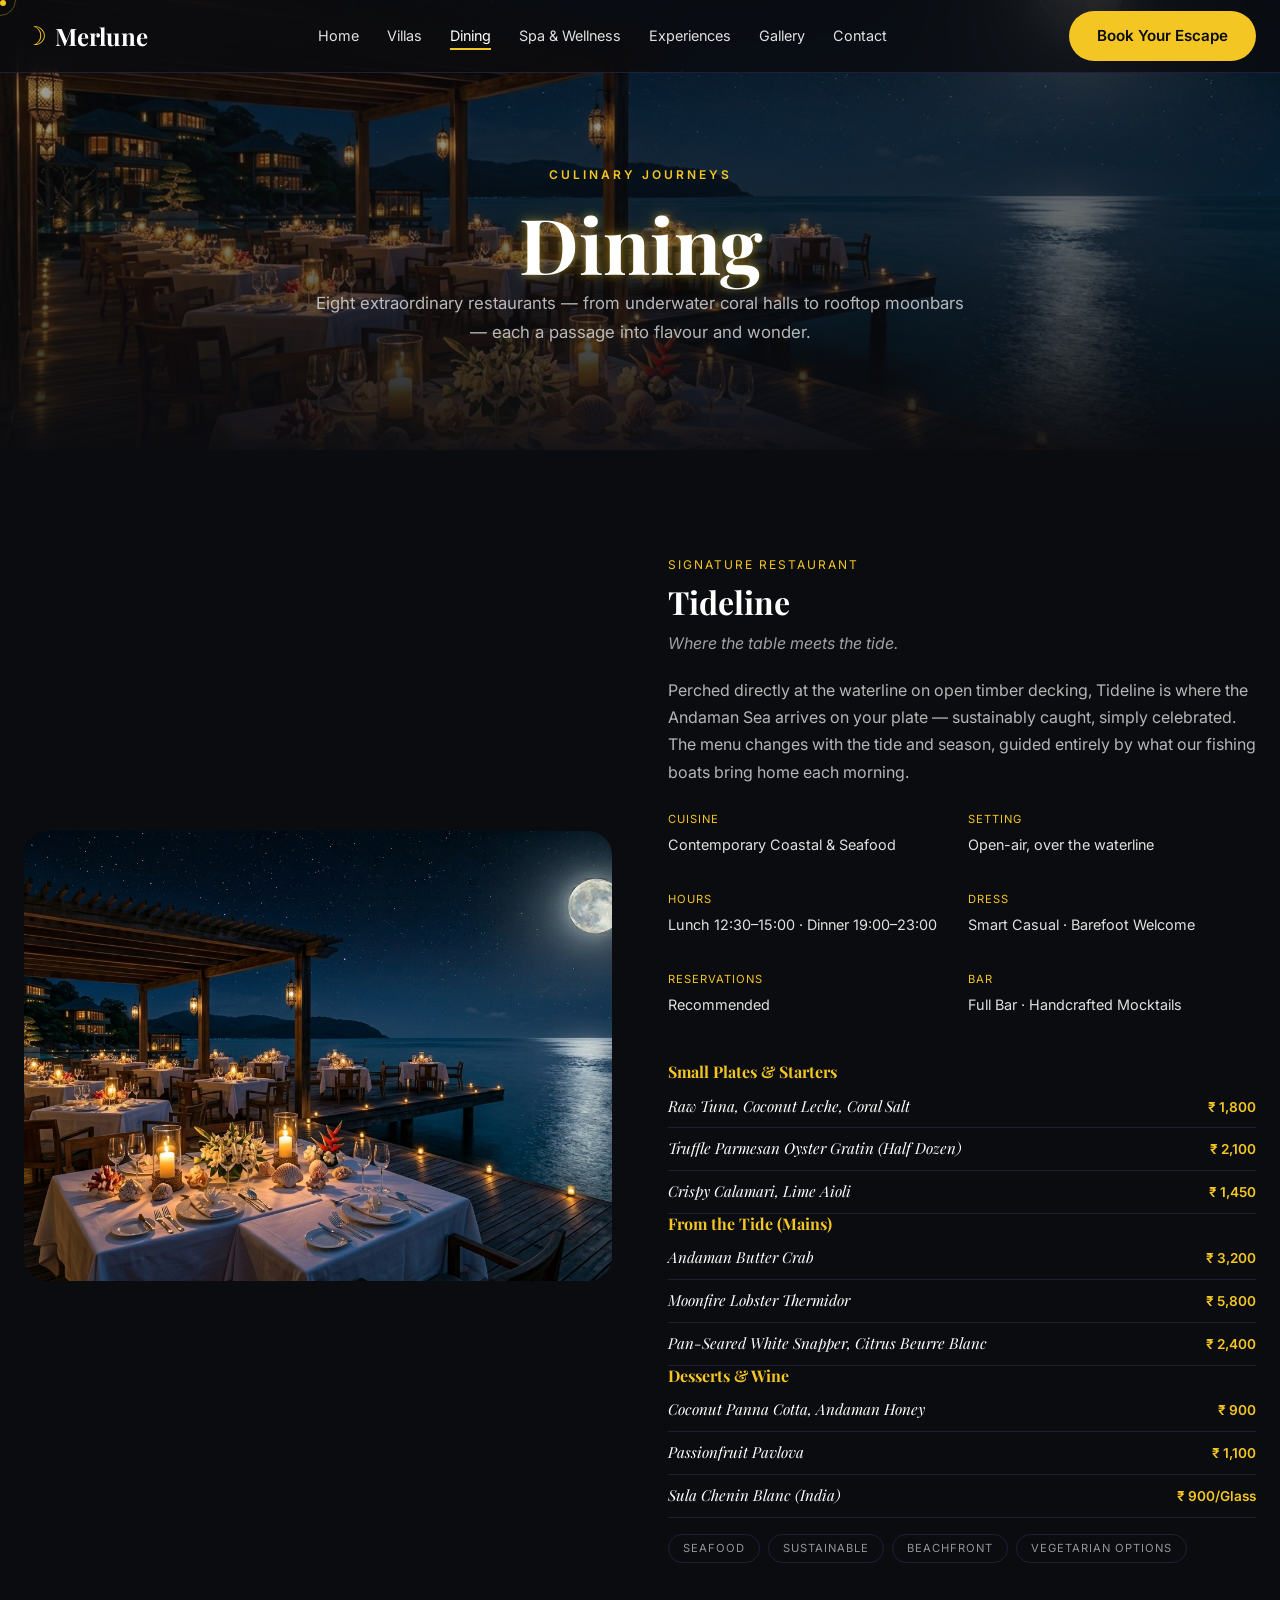
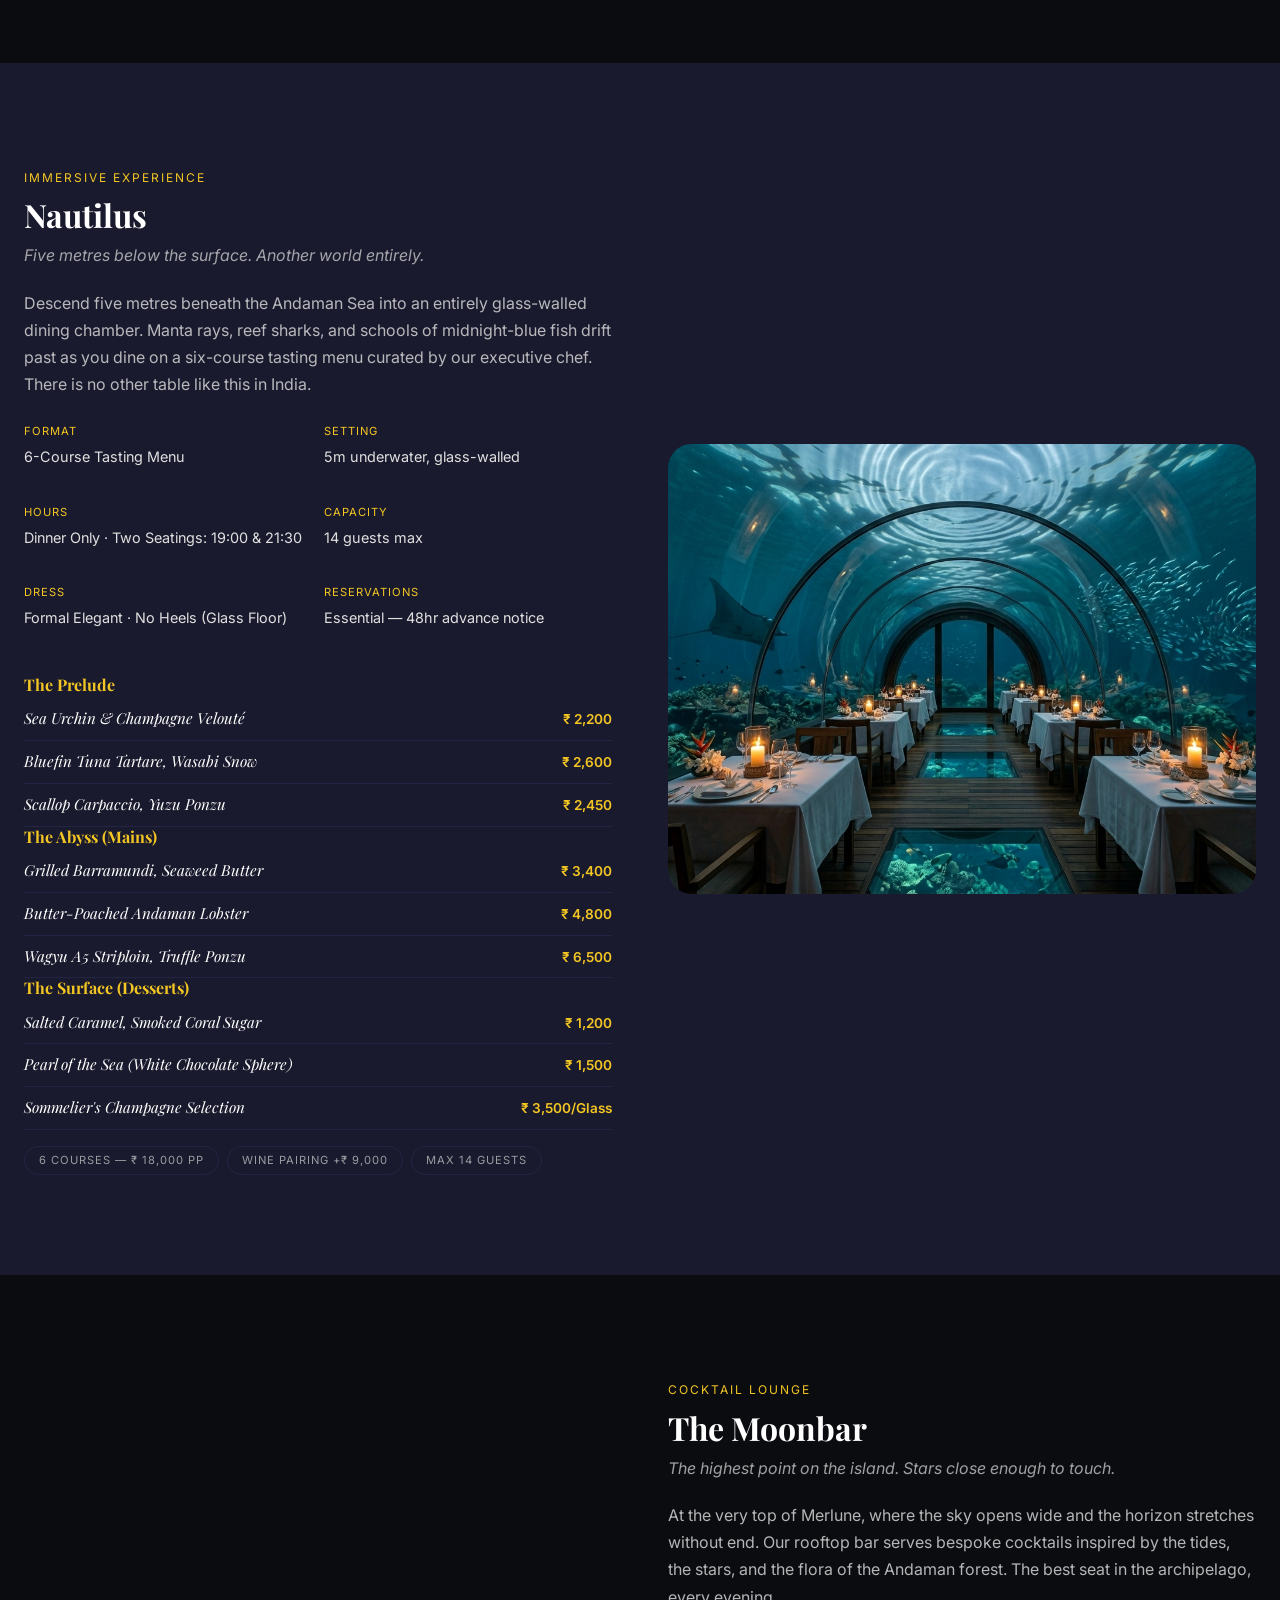
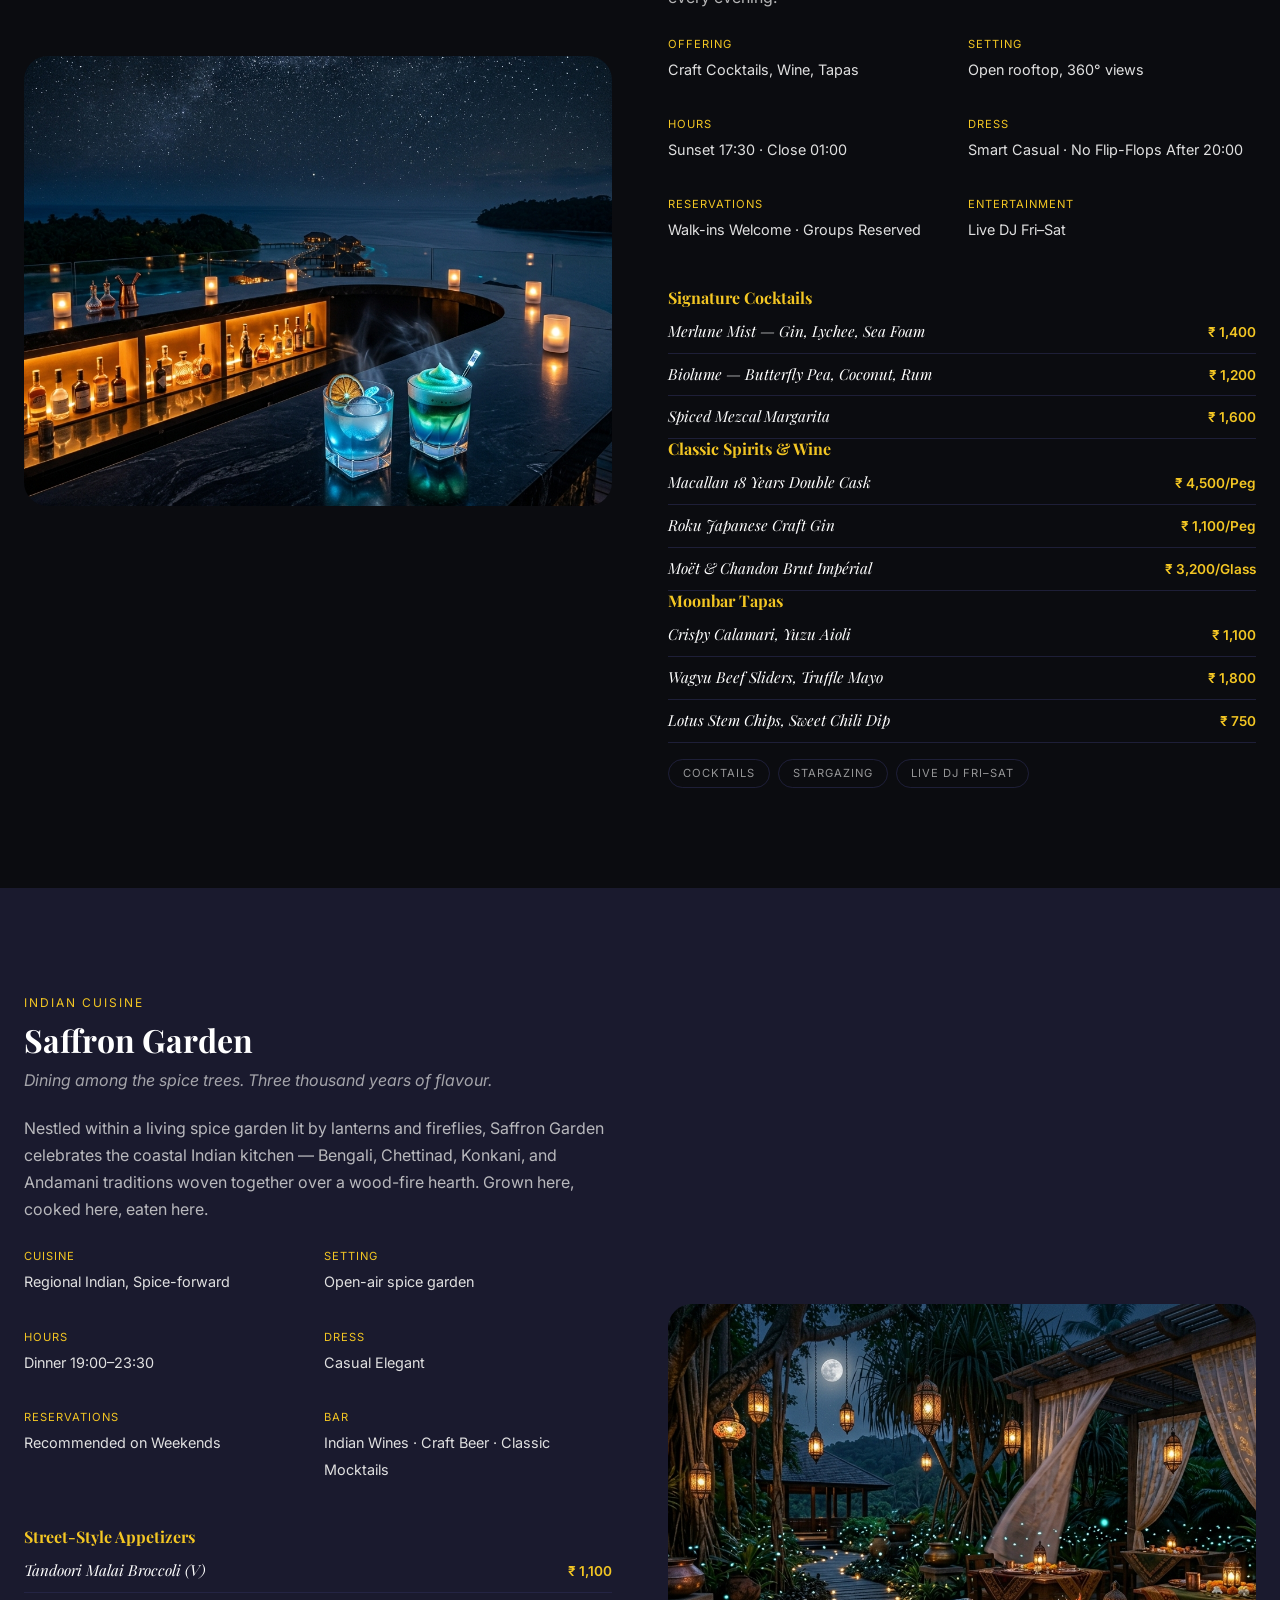
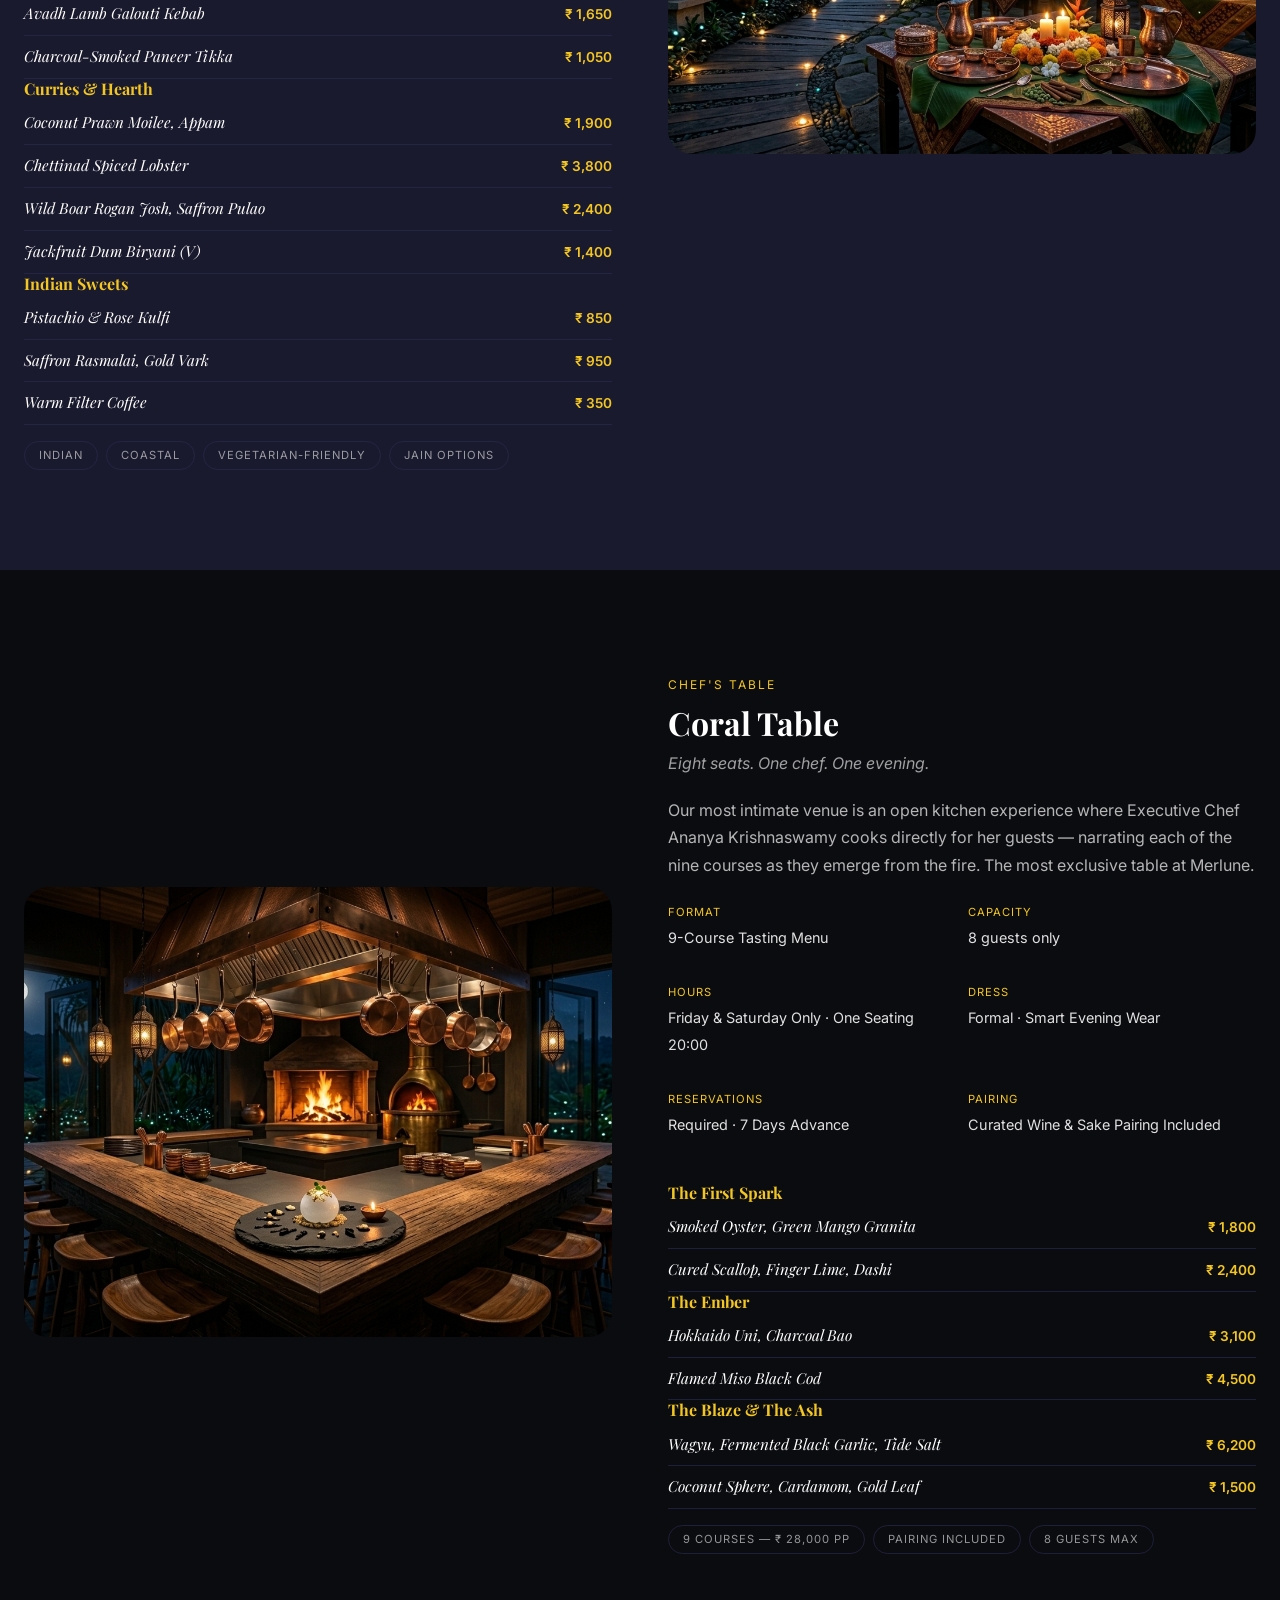
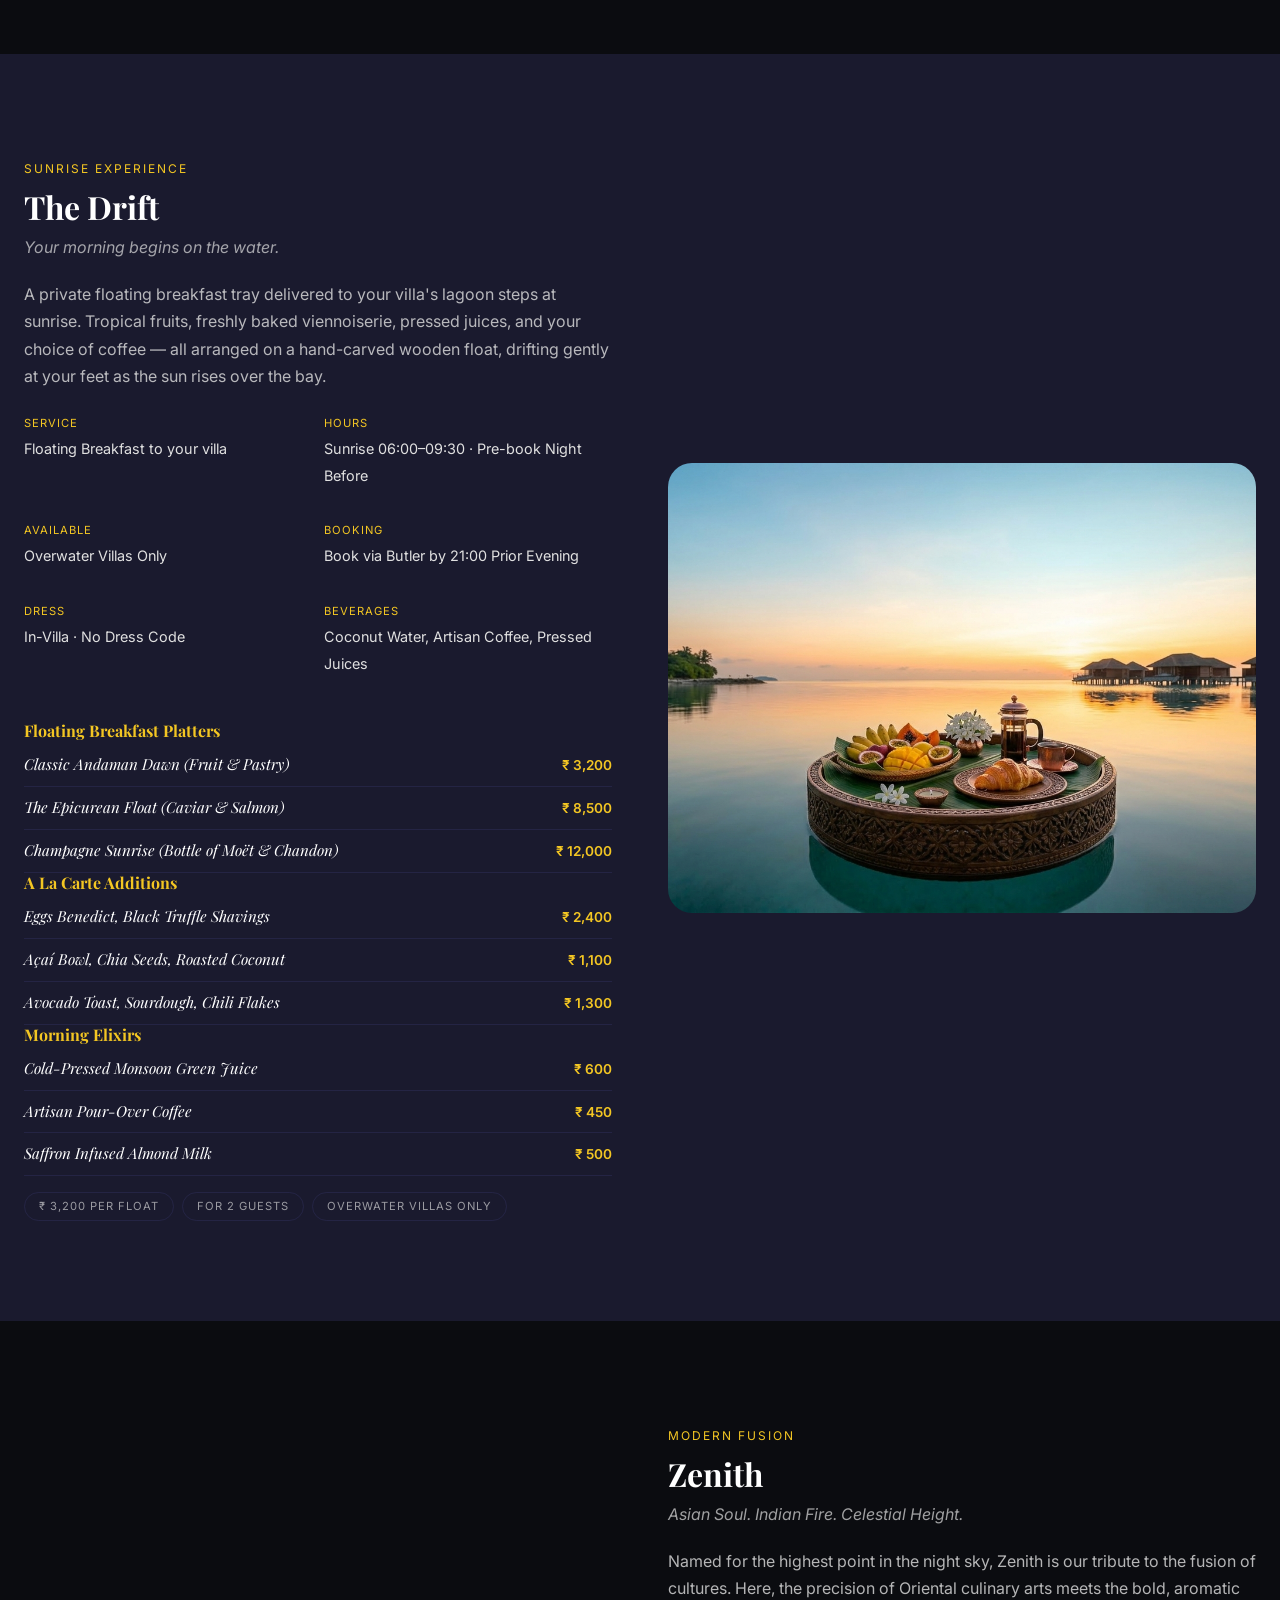
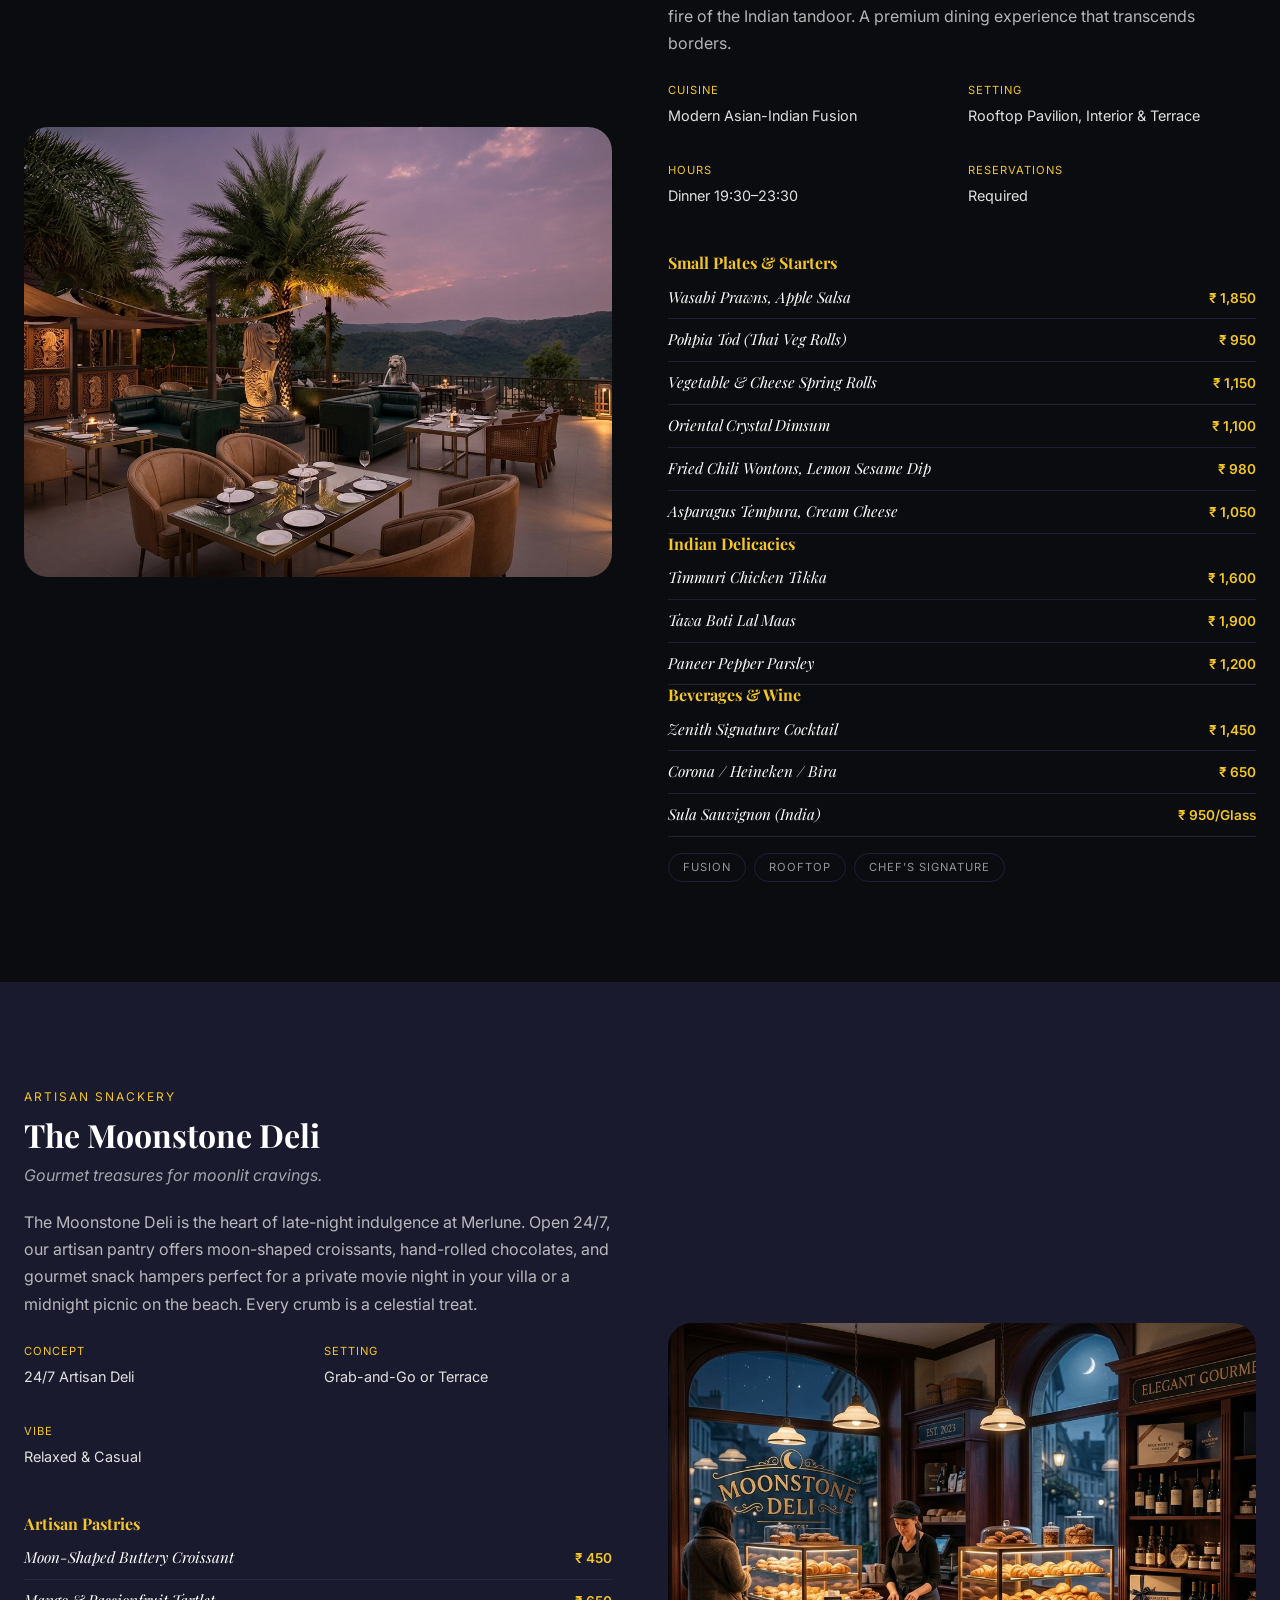
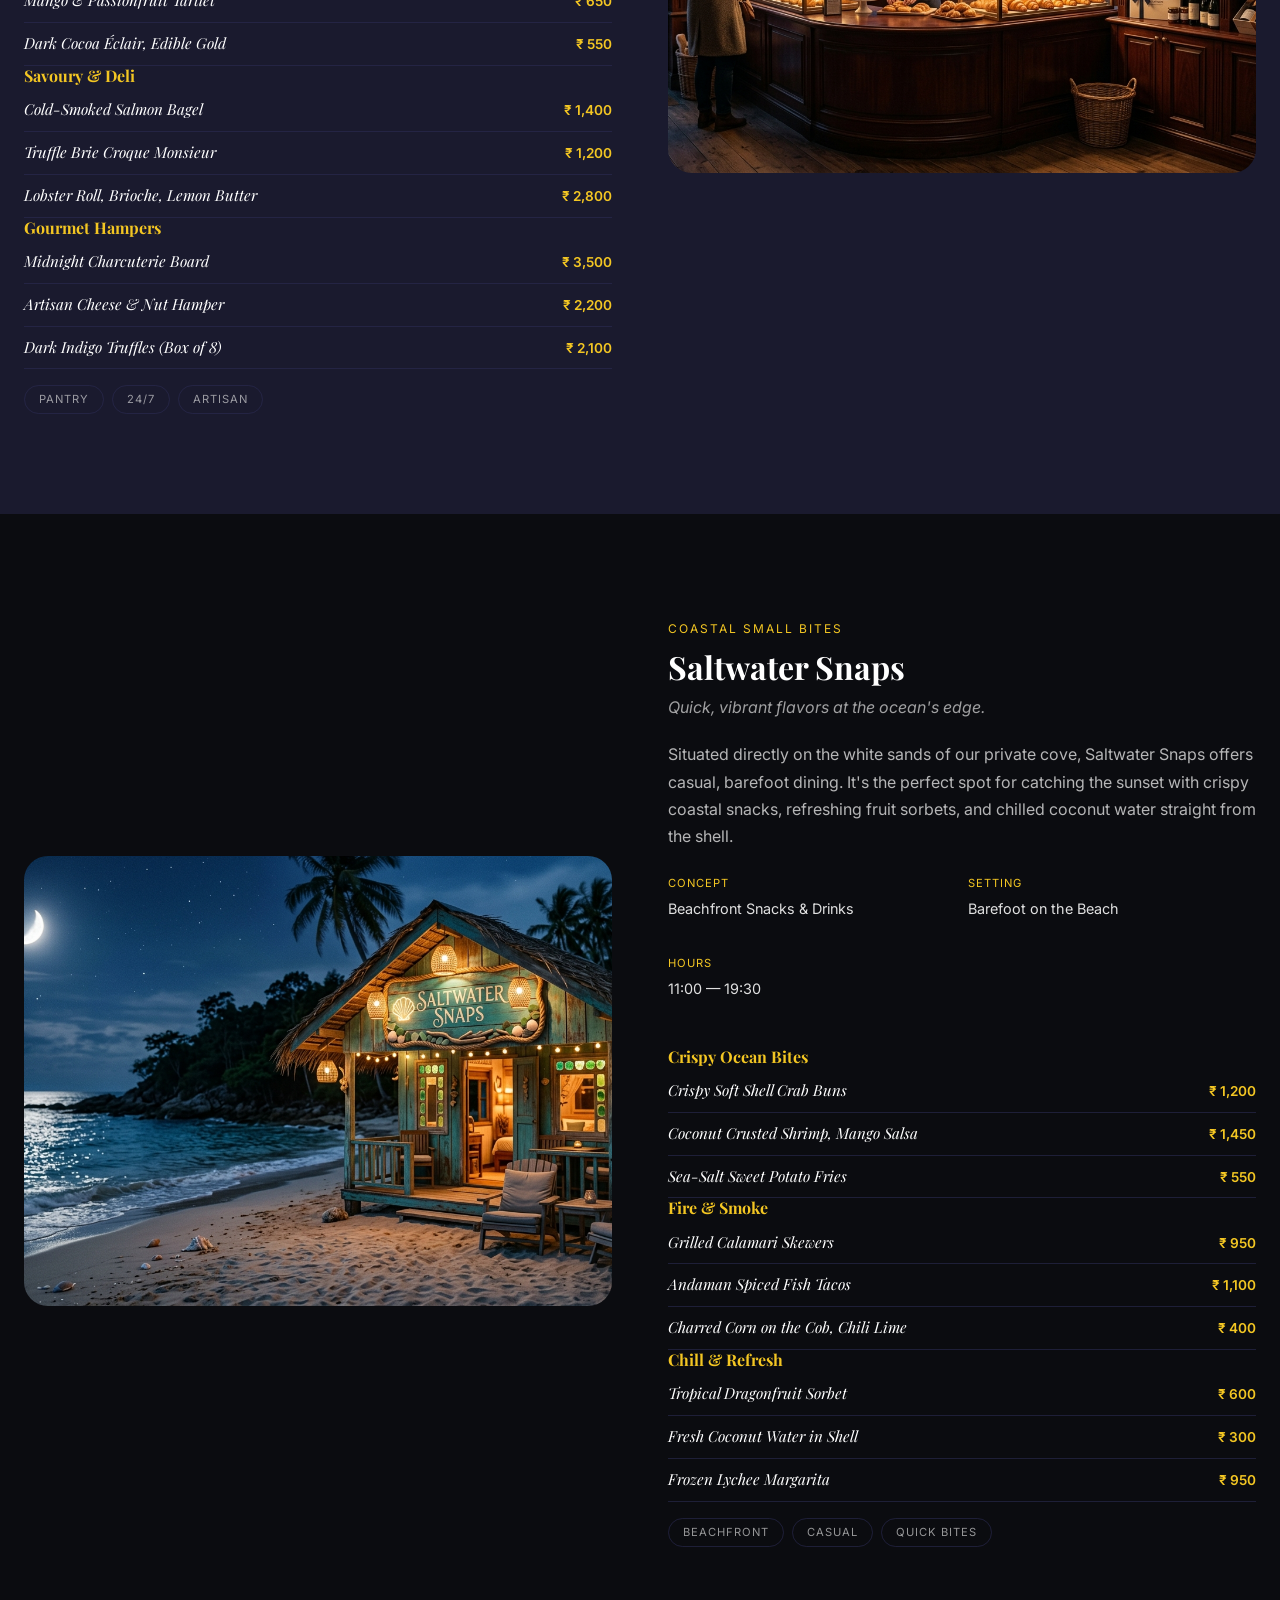
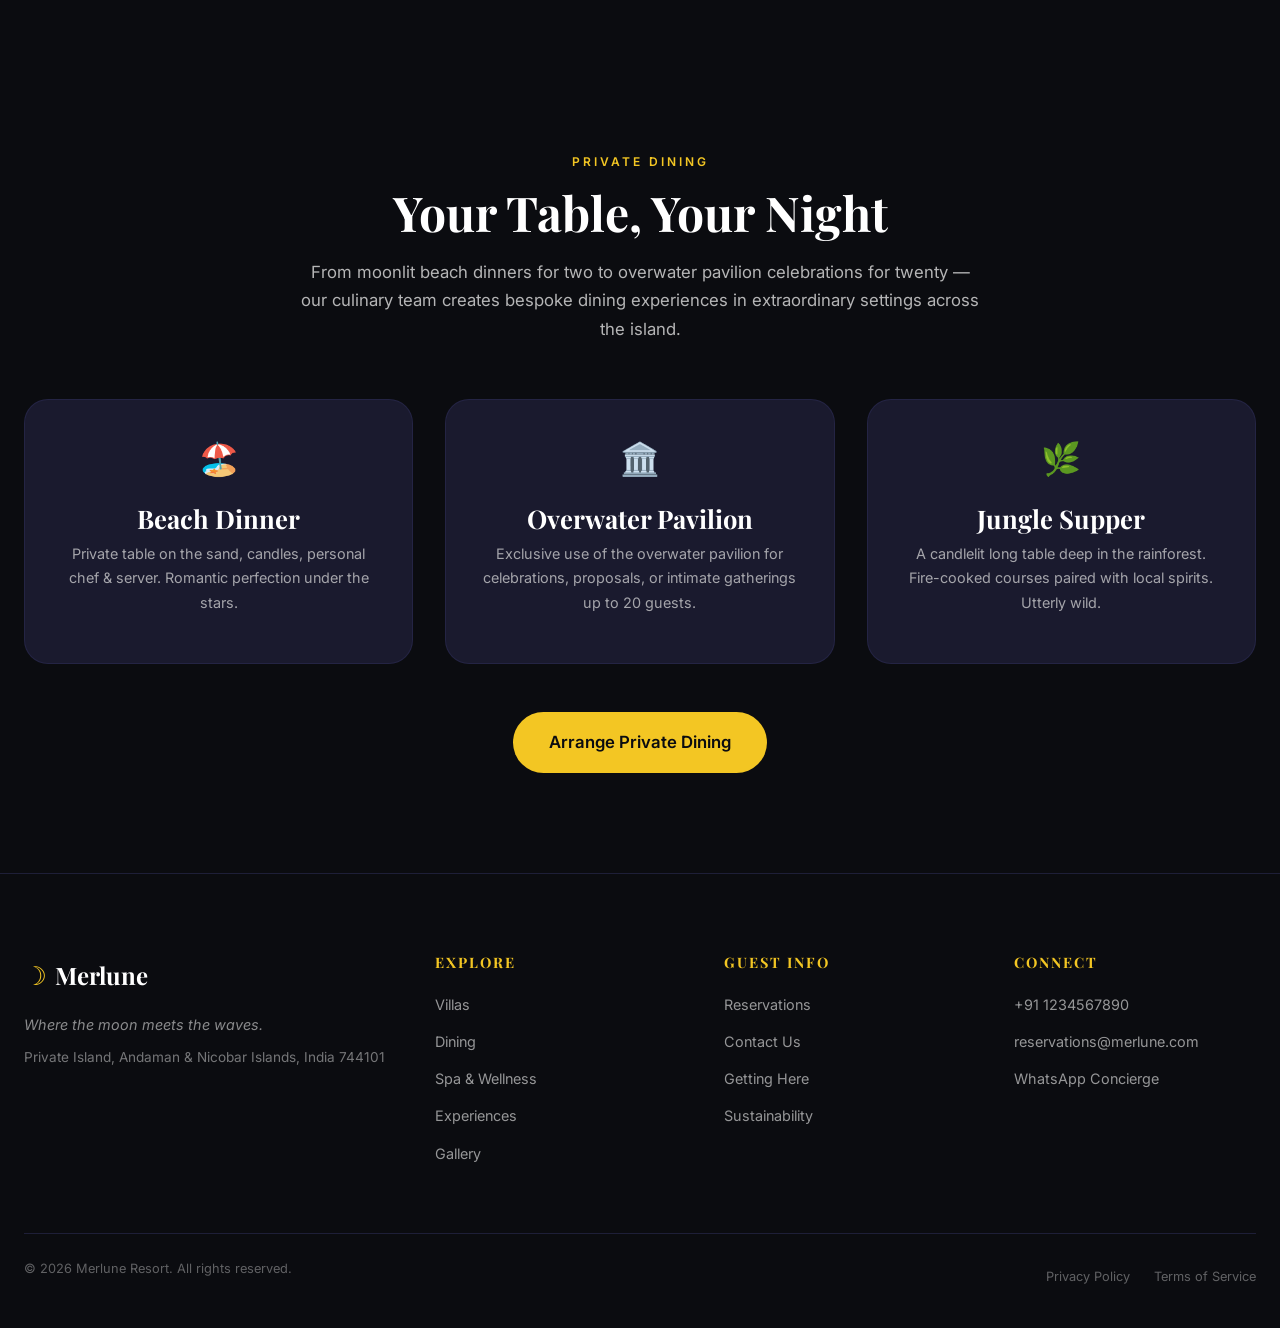
<file: dining.html>
<!DOCTYPE html>
<html lang="en">
<head>
    <!-- ============================================
         META: Character encoding, viewport, SEO
         ============================================ -->
    <meta charset="UTF-8">
    <meta name="viewport" content="width=device-width, initial-scale=1.0">
    <title>Dining | Merlune Resort — Andaman Islands</title>
    <meta name="description" content="Six extraordinary restaurants at Merlune — from underwater coral halls to rooftop moonbars. Dine beneath the stars on the Andaman Sea.">
    <!-- HTML: forms and input fields -->

    <!-- ============================================
         FONTS: Google Fonts (Playfair Display + Inter)
         ============================================ -->
    <link rel="preconnect" href="https://fonts.googleapis.com">
    <link rel="preconnect" href="https://fonts.gstatic.com" crossorigin>
    <link href="https://fonts.googleapis.com/css2?family=Playfair+Display:ital,wght@0,400;0,700;1,400&family=Inter:wght@300;400;600&display=swap" rel="stylesheet">

    <!-- ============================================
         STYLESHEETS: Main night-theme CSS
         ============================================ -->
    <link rel="stylesheet" href="css/style.css">
    <link rel="icon" type="image/png" href="imgs/main_img.png">
</head>
<body class="night-sky">

    <!-- ============================================
         NAVIGATION — Fixed header with logo, links, 
         booking CTA, and mobile hamburger menu.
         Shared across all pages.
         ============================================ -->
    <header class="starlight-header" id="main-header">
        <nav class="nav-container">
            <a href="index.html" class="nav-logo"><span class="logo-icon">☽</span><span class="logo-text">Merlune</span></a>
            <ul class="nav-links" id="nav-links">
                <li><a href="index.html" class="nav-link">Home</a></li>
                <li><a href="villas.html" class="nav-link">Villas</a></li>
                <li><a href="dining.html" class="nav-link active">Dining</a></li>
                <li><a href="spa.html" class="nav-link">Spa &amp; Wellness</a></li>
                <li><a href="experiences.html" class="nav-link">Experiences</a></li>
                <li><a href="gallery.html" class="nav-link">Gallery</a></li>
                <li><a href="contact.html" class="nav-link">Contact</a></li>
            </ul>
            <a href="booking.html" class="btn-primary nav-cta">Book Your Escape</a>
            <button class="mobile-menu-toggle" id="mobile-menu-toggle" aria-label="Toggle menu">
                <span class="hamburger-line"></span><span class="hamburger-line"></span><span class="hamburger-line"></span>
            </button>
        </nav>
        <!-- Mobile nav overlay — toggled by JS -->
        <div class="mobile-nav-overlay" id="mobile-nav-overlay">
            <ul class="mobile-nav-links">
                <li><a href="index.html">Home</a></li>
                <li><a href="villas.html">Villas</a></li>
                <li><a href="dining.html" class="active">Dining</a></li>
                <li><a href="spa.html">Spa &amp; Wellness</a></li>
                <li><a href="experiences.html">Experiences</a></li>
                <li><a href="gallery.html">Gallery</a></li>
                <li><a href="contact.html">Contact</a></li>
                <li><a href="booking.html" class="btn-primary mobile-nav-cta">Book Your Escape</a></li>
            </ul>
        </div>
    </header>

    <main>
        <!-- ============================================
             PAGE HERO — Full-width background image
             with overlay gradient and page title.
             Uses Image 9 (Tideline restaurant).
             ============================================ -->
        <section class="page-hero" id="dining-hero">
            <div class="page-hero-bg" style="background-image: url('imgs/img9.png');"><div class="hero-overlay"></div></div>
            <div class="page-hero-content">
                <span class="section-label">Culinary Journeys</span>
                <h1 class="moon-glow">Dining</h1>
                <p class="page-hero-subtitle">Eight extraordinary restaurants — from underwater coral halls to rooftop moonbars — each a passage into flavour and wonder.</p>
            </div>
        </section>


        <!-- ============================================
             RESTAURANT 1 — TIDELINE
             Image 9 | Beachfront · Open Air
             Signature restaurant — contemporary coastal
             seafood on open timber decking over water.
             ============================================ -->
        <section class="dining-detail" id="tideline">
            <div class="container">
                <div class="dining-detail-grid dining-detail-left">
                    <div class="dining-detail-image">
                        <!-- Image 9: Candlelit beachfront restaurant over waterline -->
                        <img src="imgs/img9.png" alt="Tideline — open-air beachfront restaurant at night, candlelit white linen tables above the waterline, moonlit Andaman Sea" loading="lazy">
                    </div>
                    <div class="dining-detail-content">
                        <span class="dining-label">Signature Restaurant</span>
                        <h2 class="dining-detail-name">Tideline</h2>
                        <p class="dining-detail-tagline">Where the table meets the tide.</p>
                        <p class="dining-detail-desc">Perched directly at the waterline on open timber decking, Tideline is where the Andaman Sea arrives on your plate — sustainably caught, simply celebrated. The menu changes with the tide and season, guided entirely by what our fishing boats bring home each morning.</p>

                        <!-- Operating Info Grid -->
                        <div class="dining-info">
                            <div class="dining-info-item"><span class="info-label">Cuisine</span><span class="info-value">Contemporary Coastal &amp; Seafood</span></div>
                            <div class="dining-info-item"><span class="info-label">Setting</span><span class="info-value">Open-air, over the waterline</span></div>
                            <div class="dining-info-item"><span class="info-label">Hours</span><span class="info-value">Lunch 12:30–15:00 · Dinner 19:00–23:00</span></div>
                            <div class="dining-info-item"><span class="info-label">Dress</span><span class="info-value">Smart Casual · Barefoot Welcome</span></div>
                            <div class="dining-info-item"><span class="info-label">Reservations</span><span class="info-value">Recommended</span></div>
                            <div class="dining-info-item"><span class="info-label">Bar</span><span class="info-value">Full Bar · Handcrafted Mocktails</span></div>
                        </div>

                        <!-- Signature Dishes with Prices -->
                        <h3 class="dining-signature-title">Small Plates &amp; Starters</h3>
                        <div class="dining-dish-list">
                            <div class="dining-dish-row"><em>Raw Tuna, Coconut Leche, Coral Salt</em><span class="dining-dish-price">₹ 1,800</span></div>
                            <div class="dining-dish-row"><em>Truffle Parmesan Oyster Gratin (Half Dozen)</em><span class="dining-dish-price">₹ 2,100</span></div>
                            <div class="dining-dish-row"><em>Crispy Calamari, Lime Aioli</em><span class="dining-dish-price">₹ 1,450</span></div>
                        </div>

                        <h3 class="dining-signature-title">From the Tide (Mains)</h3>
                        <div class="dining-dish-list">
                            <div class="dining-dish-row"><em>Andaman Butter Crab</em><span class="dining-dish-price">₹ 3,200</span></div>
                            <div class="dining-dish-row"><em>Moonfire Lobster Thermidor</em><span class="dining-dish-price">₹ 5,800</span></div>
                            <div class="dining-dish-row"><em>Pan-Seared White Snapper, Citrus Beurre Blanc</em><span class="dining-dish-price">₹ 2,400</span></div>
                        </div>

                        <h3 class="dining-signature-title">Desserts &amp; Wine</h3>
                        <div class="dining-dish-list">
                            <div class="dining-dish-row"><em>Coconut Panna Cotta, Andaman Honey</em><span class="dining-dish-price">₹ 900</span></div>
                            <div class="dining-dish-row"><em>Passionfruit Pavlova</em><span class="dining-dish-price">₹ 1,100</span></div>
                            <div class="dining-dish-row"><em>Sula Chenin Blanc (India)</em><span class="dining-dish-price">₹ 900/Glass</span></div>
                        </div>

                        <!-- Cuisine Tags -->
                        <div class="dining-tags">
                            <span class="dining-pill">Seafood</span>
                            <span class="dining-pill">Sustainable</span>
                            <span class="dining-pill">Beachfront</span>
                            <span class="dining-pill">Vegetarian Options</span>
                        </div>
                    </div>
                </div>
            </div>
        </section>


        <!-- ============================================
             RESTAURANT 2 — NAUTILUS
             Image 10 | Underwater · 5m Below Sea
             Immersive fine dining — glass-walled chamber
             30 feet underwater. 6-course tasting menu.
             ============================================ -->
        <section class="dining-detail dining-detail-alt" id="nautilus">
            <div class="container">
                <div class="dining-detail-grid dining-detail-right">
                    <div class="dining-detail-content">
                        <span class="dining-label">Immersive Experience</span>
                        <h2 class="dining-detail-name">Nautilus</h2>
                        <p class="dining-detail-tagline">Five metres below the surface. Another world entirely.</p>
                        <p class="dining-detail-desc">Descend five metres beneath the Andaman Sea into an entirely glass-walled dining chamber. Manta rays, reef sharks, and schools of midnight-blue fish drift past as you dine on a six-course tasting menu curated by our executive chef. There is no other table like this in India.</p>

                        <div class="dining-info">
                            <div class="dining-info-item"><span class="info-label">Format</span><span class="info-value">6-Course Tasting Menu</span></div>
                            <div class="dining-info-item"><span class="info-label">Setting</span><span class="info-value">5m underwater, glass-walled</span></div>
                            <div class="dining-info-item"><span class="info-label">Hours</span><span class="info-value">Dinner Only · Two Seatings: 19:00 &amp; 21:30</span></div>
                            <div class="dining-info-item"><span class="info-label">Capacity</span><span class="info-value">14 guests max</span></div>
                            <div class="dining-info-item"><span class="info-label">Dress</span><span class="info-value">Formal Elegant · No Heels (Glass Floor)</span></div>
                            <div class="dining-info-item"><span class="info-label">Reservations</span><span class="info-value">Essential — 48hr advance notice</span></div>
                        </div>

                        <h3 class="dining-signature-title">The Prelude</h3>
                        <div class="dining-dish-list">
                            <div class="dining-dish-row"><em>Sea Urchin &amp; Champagne Velouté</em><span class="dining-dish-price">₹ 2,200</span></div>
                            <div class="dining-dish-row"><em>Bluefin Tuna Tartare, Wasabi Snow</em><span class="dining-dish-price">₹ 2,600</span></div>
                            <div class="dining-dish-row"><em>Scallop Carpaccio, Yuzu Ponzu</em><span class="dining-dish-price">₹ 2,450</span></div>
                        </div>
                        
                        <h3 class="dining-signature-title">The Abyss (Mains)</h3>
                        <div class="dining-dish-list">
                            <div class="dining-dish-row"><em>Grilled Barramundi, Seaweed Butter</em><span class="dining-dish-price">₹ 3,400</span></div>
                            <div class="dining-dish-row"><em>Butter-Poached Andaman Lobster</em><span class="dining-dish-price">₹ 4,800</span></div>
                            <div class="dining-dish-row"><em>Wagyu A5 Striploin, Truffle Ponzu</em><span class="dining-dish-price">₹ 6,500</span></div>
                        </div>

                        <h3 class="dining-signature-title">The Surface (Desserts)</h3>
                        <div class="dining-dish-list">
                            <div class="dining-dish-row"><em>Salted Caramel, Smoked Coral Sugar</em><span class="dining-dish-price">₹ 1,200</span></div>
                            <div class="dining-dish-row"><em>Pearl of the Sea (White Chocolate Sphere)</em><span class="dining-dish-price">₹ 1,500</span></div>
                            <div class="dining-dish-row"><em>Sommelier's Champagne Selection</em><span class="dining-dish-price">₹ 3,500/Glass</span></div>
                        </div>

                        <div class="dining-tags">
                            <span class="dining-pill">6 Courses — ₹ 18,000 pp</span>
                            <span class="dining-pill">Wine Pairing +₹ 9,000</span>
                            <span class="dining-pill">Max 14 Guests</span>
                        </div>
                    </div>
                    <div class="dining-detail-image">
                        <!-- Image 10: Underwater glass-walled restaurant -->
                        <img src="imgs/img10.png" alt="Nautilus — underwater restaurant with glass walls, deep ocean, coral, manta ray, intimate dining" loading="lazy">
                    </div>
                </div>
            </div>
        </section>


        <!-- ============================================
             RESTAURANT 3 — THE MOONBAR
             Image 11 | Rooftop · Cocktail Lounge
             Highest point on the island. Bespoke 
             cocktails, tapas, and stargazing.
             ============================================ -->
        <section class="dining-detail" id="moonbar">
            <div class="container">
                <div class="dining-detail-grid dining-detail-left">
                    <div class="dining-detail-image">
                        <!-- Image 11: Rooftop bar at midnight with luminescent cocktails -->
                        <img src="imgs/img11.png" alt="The Moonbar — rooftop cocktail bar at midnight, luminescent blue cocktails, Andaman horizon, stars" loading="lazy">
                    </div>
                    <div class="dining-detail-content">
                        <span class="dining-label">Cocktail Lounge</span>
                        <h2 class="dining-detail-name">The Moonbar</h2>
                        <p class="dining-detail-tagline">The highest point on the island. Stars close enough to touch.</p>
                        <p class="dining-detail-desc">At the very top of Merlune, where the sky opens wide and the horizon stretches without end. Our rooftop bar serves bespoke cocktails inspired by the tides, the stars, and the flora of the Andaman forest. The best seat in the archipelago, every evening.</p>

                        <div class="dining-info">
                            <div class="dining-info-item"><span class="info-label">Offering</span><span class="info-value">Craft Cocktails, Wine, Tapas</span></div>
                            <div class="dining-info-item"><span class="info-label">Setting</span><span class="info-value">Open rooftop, 360° views</span></div>
                            <div class="dining-info-item"><span class="info-label">Hours</span><span class="info-value">Sunset 17:30 · Close 01:00</span></div>
                            <div class="dining-info-item"><span class="info-label">Dress</span><span class="info-value">Smart Casual · No Flip-Flops After 20:00</span></div>
                            <div class="dining-info-item"><span class="info-label">Reservations</span><span class="info-value">Walk-ins Welcome · Groups Reserved</span></div>
                            <div class="dining-info-item"><span class="info-label">Entertainment</span><span class="info-value">Live DJ Fri–Sat</span></div>
                        </div>

                        <h3 class="dining-signature-title">Signature Cocktails</h3>
                        <div class="dining-dish-list">
                            <div class="dining-dish-row"><em>Merlune Mist — Gin, Lychee, Sea Foam</em><span class="dining-dish-price">₹ 1,400</span></div>
                            <div class="dining-dish-row"><em>Biolume — Butterfly Pea, Coconut, Rum</em><span class="dining-dish-price">₹ 1,200</span></div>
                            <div class="dining-dish-row"><em>Spiced Mezcal Margarita</em><span class="dining-dish-price">₹ 1,600</span></div>
                        </div>

                        <h3 class="dining-signature-title">Classic Spirits &amp; Wine</h3>
                        <div class="dining-dish-list">
                            <div class="dining-dish-row"><em>Macallan 18 Years Double Cask</em><span class="dining-dish-price">₹ 4,500/Peg</span></div>
                            <div class="dining-dish-row"><em>Roku Japanese Craft Gin</em><span class="dining-dish-price">₹ 1,100/Peg</span></div>
                            <div class="dining-dish-row"><em>Moët &amp; Chandon Brut Impérial</em><span class="dining-dish-price">₹ 3,200/Glass</span></div>
                        </div>

                        <h3 class="dining-signature-title">Moonbar Tapas</h3>
                        <div class="dining-dish-list">
                            <div class="dining-dish-row"><em>Crispy Calamari, Yuzu Aioli</em><span class="dining-dish-price">₹ 1,100</span></div>
                            <div class="dining-dish-row"><em>Wagyu Beef Sliders, Truffle Mayo</em><span class="dining-dish-price">₹ 1,800</span></div>
                            <div class="dining-dish-row"><em>Lotus Stem Chips, Sweet Chili Dip</em><span class="dining-dish-price">₹ 750</span></div>
                        </div>

                        <div class="dining-tags">
                            <span class="dining-pill">Cocktails</span>
                            <span class="dining-pill">Stargazing</span>
                            <span class="dining-pill">Live DJ Fri–Sat</span>
                        </div>
                    </div>
                </div>
            </div>
        </section>


        <!-- ============================================
             RESTAURANT 4 — SAFFRON GARDEN
             Image 12 | Spice Garden · Indian
             Outdoor Indian restaurant in a living 
             tropical spice garden lit by lanterns.
             ============================================ -->
        <section class="dining-detail dining-detail-alt" id="saffron-garden">
            <div class="container">
                <div class="dining-detail-grid dining-detail-right">
                    <div class="dining-detail-content">
                        <span class="dining-label">Indian Cuisine</span>
                        <h2 class="dining-detail-name">Saffron Garden</h2>
                        <p class="dining-detail-tagline">Dining among the spice trees. Three thousand years of flavour.</p>
                        <p class="dining-detail-desc">Nestled within a living spice garden lit by lanterns and fireflies, Saffron Garden celebrates the coastal Indian kitchen — Bengali, Chettinad, Konkani, and Andamani traditions woven together over a wood-fire hearth. Grown here, cooked here, eaten here.</p>

                        <div class="dining-info">
                            <div class="dining-info-item"><span class="info-label">Cuisine</span><span class="info-value">Regional Indian, Spice-forward</span></div>
                            <div class="dining-info-item"><span class="info-label">Setting</span><span class="info-value">Open-air spice garden</span></div>
                            <div class="dining-info-item"><span class="info-label">Hours</span><span class="info-value">Dinner 19:00–23:30</span></div>
                            <div class="dining-info-item"><span class="info-label">Dress</span><span class="info-value">Casual Elegant</span></div>
                            <div class="dining-info-item"><span class="info-label">Reservations</span><span class="info-value">Recommended on Weekends</span></div>
                            <div class="dining-info-item"><span class="info-label">Bar</span><span class="info-value">Indian Wines · Craft Beer · Classic Mocktails</span></div>
                        </div>

                        <h3 class="dining-signature-title">Street-Style Appetizers</h3>
                        <div class="dining-dish-list">
                            <div class="dining-dish-row"><em>Tandoori Malai Broccoli (V)</em><span class="dining-dish-price">₹ 1,100</span></div>
                            <div class="dining-dish-row"><em>Avadh Lamb Galouti Kebab</em><span class="dining-dish-price">₹ 1,650</span></div>
                            <div class="dining-dish-row"><em>Charcoal-Smoked Paneer Tikka</em><span class="dining-dish-price">₹ 1,050</span></div>
                        </div>

                        <h3 class="dining-signature-title">Curries &amp; Hearth</h3>
                        <div class="dining-dish-list">
                            <div class="dining-dish-row"><em>Coconut Prawn Moilee, Appam</em><span class="dining-dish-price">₹ 1,900</span></div>
                            <div class="dining-dish-row"><em>Chettinad Spiced Lobster</em><span class="dining-dish-price">₹ 3,800</span></div>
                            <div class="dining-dish-row"><em>Wild Boar Rogan Josh, Saffron Pulao</em><span class="dining-dish-price">₹ 2,400</span></div>
                            <div class="dining-dish-row"><em>Jackfruit Dum Biryani (V)</em><span class="dining-dish-price">₹ 1,400</span></div>
                        </div>

                        <h3 class="dining-signature-title">Indian Sweets</h3>
                        <div class="dining-dish-list">
                            <div class="dining-dish-row"><em>Pistachio &amp; Rose Kulfi</em><span class="dining-dish-price">₹ 850</span></div>
                            <div class="dining-dish-row"><em>Saffron Rasmalai, Gold Vark</em><span class="dining-dish-price">₹ 950</span></div>
                            <div class="dining-dish-row"><em>Warm Filter Coffee</em><span class="dining-dish-price">₹ 350</span></div>
                        </div>

                        <div class="dining-tags">
                            <span class="dining-pill">Indian</span>
                            <span class="dining-pill">Coastal</span>
                            <span class="dining-pill">Vegetarian-Friendly</span>
                            <span class="dining-pill">Jain Options</span>
                        </div>
                    </div>
                    <div class="dining-detail-image">
                        <!-- Image 12: Outdoor spice garden restaurant with iron lanterns -->
                        <img src="imgs/img12.png" alt="Saffron Garden — outdoor Indian restaurant in tropical spice garden, iron lanterns, fireflies, copper vessels" loading="lazy">
                    </div>
                </div>
            </div>
        </section>


        <!-- ============================================
             RESTAURANT 5 — CORAL TABLE
             Image 13 | Chef's Table · 8 Seats Only
             Most exclusive dining at Merlune. Open
             kitchen, 9-course menu with wine pairing.
             ============================================ -->
        <section class="dining-detail" id="coral-table">
            <div class="container">
                <div class="dining-detail-grid dining-detail-left">
                    <div class="dining-detail-image">
                        <!-- Image 13: Intimate chef's table with dramatic plating -->
                        <img src="imgs/img13.png" alt="Coral Table — intimate chef's table, dramatic plating, dark stone plate with luminous sphere and gold leaf, kitchen fire" loading="lazy">
                    </div>
                    <div class="dining-detail-content">
                        <span class="dining-label">Chef's Table</span>
                        <h2 class="dining-detail-name">Coral Table</h2>
                        <p class="dining-detail-tagline">Eight seats. One chef. One evening.</p>
                        <p class="dining-detail-desc">Our most intimate venue is an open kitchen experience where Executive Chef Ananya Krishnaswamy cooks directly for her guests — narrating each of the nine courses as they emerge from the fire. The most exclusive table at Merlune.</p>

                        <div class="dining-info">
                            <div class="dining-info-item"><span class="info-label">Format</span><span class="info-value">9-Course Tasting Menu</span></div>
                            <div class="dining-info-item"><span class="info-label">Capacity</span><span class="info-value">8 guests only</span></div>
                            <div class="dining-info-item"><span class="info-label">Hours</span><span class="info-value">Friday &amp; Saturday Only · One Seating 20:00</span></div>
                            <div class="dining-info-item"><span class="info-label">Dress</span><span class="info-value">Formal · Smart Evening Wear</span></div>
                            <div class="dining-info-item"><span class="info-label">Reservations</span><span class="info-value">Required · 7 Days Advance</span></div>
                            <div class="dining-info-item"><span class="info-label">Pairing</span><span class="info-value">Curated Wine &amp; Sake Pairing Included</span></div>
                        </div>

                        <h3 class="dining-signature-title">The First Spark</h3>
                        <div class="dining-dish-list">
                            <div class="dining-dish-row"><em>Smoked Oyster, Green Mango Granita</em><span class="dining-dish-price">₹ 1,800</span></div>
                            <div class="dining-dish-row"><em>Cured Scallop, Finger Lime, Dashi</em><span class="dining-dish-price">₹ 2,400</span></div>
                        </div>

                        <h3 class="dining-signature-title">The Ember</h3>
                        <div class="dining-dish-list">
                            <div class="dining-dish-row"><em>Hokkaido Uni, Charcoal Bao</em><span class="dining-dish-price">₹ 3,100</span></div>
                            <div class="dining-dish-row"><em>Flamed Miso Black Cod</em><span class="dining-dish-price">₹ 4,500</span></div>
                        </div>

                        <h3 class="dining-signature-title">The Blaze &amp; The Ash</h3>
                        <div class="dining-dish-list">
                            <div class="dining-dish-row"><em>Wagyu, Fermented Black Garlic, Tide Salt</em><span class="dining-dish-price">₹ 6,200</span></div>
                            <div class="dining-dish-row"><em>Coconut Sphere, Cardamom, Gold Leaf</em><span class="dining-dish-price">₹ 1,500</span></div>
                        </div>

                        <div class="dining-tags">
                            <span class="dining-pill">9 Courses — ₹ 28,000 pp</span>
                            <span class="dining-pill">Pairing Included</span>
                            <span class="dining-pill">8 Guests Max</span>
                        </div>
                    </div>
                </div>
            </div>
        </section>


        <!-- ============================================
             RESTAURANT 6 — THE DRIFT
             Image 14 | Floating · Sunrise Breakfast
             Private floating breakfast tray delivered 
             to your villa's lagoon steps at sunrise.
             ============================================ -->
        <section class="dining-detail dining-detail-alt" id="the-drift">
            <div class="container">
                <div class="dining-detail-grid dining-detail-right">
                    <div class="dining-detail-content">
                        <span class="dining-label">Sunrise Experience</span>
                        <h2 class="dining-detail-name">The Drift</h2>
                        <p class="dining-detail-tagline">Your morning begins on the water.</p>
                        <p class="dining-detail-desc">A private floating breakfast tray delivered to your villa's lagoon steps at sunrise. Tropical fruits, freshly baked viennoiserie, pressed juices, and your choice of coffee — all arranged on a hand-carved wooden float, drifting gently at your feet as the sun rises over the bay.</p>

                        <div class="dining-info">
                            <div class="dining-info-item"><span class="info-label">Service</span><span class="info-value">Floating Breakfast to your villa</span></div>
                            <div class="dining-info-item"><span class="info-label">Hours</span><span class="info-value">Sunrise 06:00–09:30 · Pre-book Night Before</span></div>
                            <div class="dining-info-item"><span class="info-label">Available</span><span class="info-value">Overwater Villas Only</span></div>
                            <div class="dining-info-item"><span class="info-label">Booking</span><span class="info-value">Book via Butler by 21:00 Prior Evening</span></div>
                            <div class="dining-info-item"><span class="info-label">Dress</span><span class="info-value">In-Villa · No Dress Code</span></div>
                            <div class="dining-info-item"><span class="info-label">Beverages</span><span class="info-value">Coconut Water, Artisan Coffee, Pressed Juices</span></div>
                        </div>

                        <h3 class="dining-signature-title">Floating Breakfast Platters</h3>
                        <div class="dining-dish-list">
                            <div class="dining-dish-row"><em>Classic Andaman Dawn (Fruit &amp; Pastry)</em><span class="dining-dish-price">₹ 3,200</span></div>
                            <div class="dining-dish-row"><em>The Epicurean Float (Caviar &amp; Salmon)</em><span class="dining-dish-price">₹ 8,500</span></div>
                            <div class="dining-dish-row"><em>Champagne Sunrise (Bottle of Moët &amp; Chandon)</em><span class="dining-dish-price">₹ 12,000</span></div>
                        </div>

                        <h3 class="dining-signature-title">A La Carte Additions</h3>
                        <div class="dining-dish-list">
                            <div class="dining-dish-row"><em>Eggs Benedict, Black Truffle Shavings</em><span class="dining-dish-price">₹ 2,400</span></div>
                            <div class="dining-dish-row"><em>Açaí Bowl, Chia Seeds, Roasted Coconut</em><span class="dining-dish-price">₹ 1,100</span></div>
                            <div class="dining-dish-row"><em>Avocado Toast, Sourdough, Chili Flakes</em><span class="dining-dish-price">₹ 1,300</span></div>
                        </div>

                        <h3 class="dining-signature-title">Morning Elixirs</h3>
                        <div class="dining-dish-list">
                            <div class="dining-dish-row"><em>Cold-Pressed Monsoon Green Juice</em><span class="dining-dish-price">₹ 600</span></div>
                            <div class="dining-dish-row"><em>Artisan Pour-Over Coffee</em><span class="dining-dish-price">₹ 450</span></div>
                            <div class="dining-dish-row"><em>Saffron Infused Almond Milk</em><span class="dining-dish-price">₹ 500</span></div>
                        </div>

                        <div class="dining-tags">
                            <span class="dining-pill">₹ 3,200 per float</span>
                            <span class="dining-pill">For 2 Guests</span>
                            <span class="dining-pill">Overwater Villas Only</span>
                        </div>
                    </div>
                    <div class="dining-detail-image">
                        <!-- Image 14: Floating breakfast tray on lagoon at dawn -->
                        <img src="imgs/img14.png" alt="The Drift — floating breakfast on moonlit lagoon at dawn, tropical fruits, croissant, copper coffee press" loading="lazy">
                    </div>
                </div>
            </div>
        </section>


        <!-- ============================================
             RESTAURANT 7 — ZENITH
             Image 50 | Modern Fusion · Rooftop
             The peak of gastronomy. Asian soul, 
             Indian fire, and celestial views.
             ============================================ -->
        <section class="dining-detail" id="zenith">
            <div class="container">
                <div class="dining-detail-grid dining-detail-left">
                    <div class="dining-detail-image">
                        <!-- Image 50: Zenith restaurant interior at night -->
                        <img src="imgs/img50.png" alt="Zenith — premium modern fusion restaurant at night, dark wood, gold accents, moonlit views" loading="lazy">
                    </div>
                    <div class="dining-detail-content">
                        <span class="dining-label">Modern Fusion</span>
                        <h2 class="dining-detail-name">Zenith</h2>
                        <p class="dining-detail-tagline">Asian Soul. Indian Fire. Celestial Height.</p>
                        <p class="dining-detail-desc">Named for the highest point in the night sky, Zenith is our tribute to the fusion of cultures. Here, the precision of Oriental culinary arts meets the bold, aromatic fire of the Indian tandoor. A premium dining experience that transcends borders.</p>

                        <div class="dining-info">
                            <div class="dining-info-item"><span class="info-label">Cuisine</span><span class="info-value">Modern Asian-Indian Fusion</span></div>
                            <div class="dining-info-item"><span class="info-label">Setting</span><span class="info-value">Rooftop Pavilion, Interior &amp; Terrace</span></div>
                            <div class="dining-info-item"><span class="info-label">Hours</span><span class="info-value">Dinner 19:30–23:30</span></div>
                            <div class="dining-info-item"><span class="info-label">Reservations</span><span class="info-value">Required</span></div>
                        </div>

                        <h3 class="dining-signature-title">Small Plates &amp; Starters</h3>
                        <div class="dining-dish-list">
                            <div class="dining-dish-row"><em>Wasabi Prawns, Apple Salsa</em><span class="dining-dish-price">₹ 1,850</span></div>
                            <div class="dining-dish-row"><em>Pohpia Tod (Thai Veg Rolls)</em><span class="dining-dish-price">₹ 950</span></div>
                            <div class="dining-dish-row"><em>Vegetable &amp; Cheese Spring Rolls</em><span class="dining-dish-price">₹ 1,150</span></div>
                            <div class="dining-dish-row"><em>Oriental Crystal Dimsum</em><span class="dining-dish-price">₹ 1,100</span></div>
                            <div class="dining-dish-row"><em>Fried Chili Wontons, Lemon Sesame Dip</em><span class="dining-dish-price">₹ 980</span></div>
                            <div class="dining-dish-row"><em>Asparagus Tempura, Cream Cheese</em><span class="dining-dish-price">₹ 1,050</span></div>
                        </div>

                        <h3 class="dining-signature-title">Indian Delicacies</h3>
                        <div class="dining-dish-list">
                            <div class="dining-dish-row"><em>Timmuri Chicken Tikka</em><span class="dining-dish-price">₹ 1,600</span></div>
                            <div class="dining-dish-row"><em>Tawa Boti Lal Maas</em><span class="dining-dish-price">₹ 1,900</span></div>
                            <div class="dining-dish-row"><em>Paneer Pepper Parsley</em><span class="dining-dish-price">₹ 1,200</span></div>
                        </div>

                        <h3 class="dining-signature-title">Beverages &amp; Wine</h3>
                        <div class="dining-dish-list">
                            <div class="dining-dish-row"><em>Zenith Signature Cocktail</em><span class="dining-dish-price">₹ 1,450</span></div>
                            <div class="dining-dish-row"><em>Corona / Heineken / Bira</em><span class="dining-dish-price">₹ 650</span></div>
                            <div class="dining-dish-row"><em>Sula Sauvignon (India)</em><span class="dining-dish-price">₹ 950/Glass</span></div>
                        </div>

                        <div class="dining-tags">
                            <span class="dining-pill">Fusion</span>
                            <span class="dining-pill">Rooftop</span>
                            <span class="dining-pill">Chef's Signature</span>
                        </div>
                    </div>
                </div>
            </div>
        </section>

        <!-- RESTAURANT 8 — THE MOONSTONE DELI -->
        <section class="dining-detail dining-detail-alt" id="moonstone-deli">
            <div class="container">
                <div class="dining-detail-grid dining-detail-right">
                    <div class="dining-detail-content">
                        <span class="dining-label">Artisan Snackery</span>
                        <h2 class="dining-detail-name">The Moonstone Deli</h2>
                        <p class="dining-detail-tagline">Gourmet treasures for moonlit cravings.</p>
                        <p class="dining-detail-desc">The Moonstone Deli is the heart of late-night indulgence at Merlune. Open 24/7, our artisan pantry offers moon-shaped croissants, hand-rolled chocolates, and gourmet snack hampers perfect for a private movie night in your villa or a midnight picnic on the beach. Every crumb is a celestial treat.</p>
                        
                        <div class="dining-info">
                            <div class="dining-info-item"><span class="info-label">Concept</span><span class="info-value">24/7 Artisan Deli</span></div>
                            <div class="dining-info-item"><span class="info-label">Setting</span><span class="info-value">Grab-and-Go or Terrace</span></div>
                            <div class="dining-info-item"><span class="info-label">Vibe</span><span class="info-value">Relaxed & Casual</span></div>
                        </div>

                        <h3 class="dining-signature-title">Artisan Pastries</h3>
                        <div class="dining-dish-list">
                            <div class="dining-dish-row"><em>Moon-Shaped Buttery Croissant</em><span class="dining-dish-price">₹ 450</span></div>
                            <div class="dining-dish-row"><em>Mango &amp; Passionfruit Tartlet</em><span class="dining-dish-price">₹ 650</span></div>
                            <div class="dining-dish-row"><em>Dark Cocoa Éclair, Edible Gold</em><span class="dining-dish-price">₹ 550</span></div>
                        </div>

                        <h3 class="dining-signature-title">Savoury &amp; Deli</h3>
                        <div class="dining-dish-list">
                            <div class="dining-dish-row"><em>Cold-Smoked Salmon Bagel</em><span class="dining-dish-price">₹ 1,400</span></div>
                            <div class="dining-dish-row"><em>Truffle Brie Croque Monsieur</em><span class="dining-dish-price">₹ 1,200</span></div>
                            <div class="dining-dish-row"><em>Lobster Roll, Brioche, Lemon Butter</em><span class="dining-dish-price">₹ 2,800</span></div>
                        </div>

                        <h3 class="dining-signature-title">Gourmet Hampers</h3>
                        <div class="dining-dish-list">
                            <div class="dining-dish-row"><em>Midnight Charcuterie Board</em><span class="dining-dish-price">₹ 3,500</span></div>
                            <div class="dining-dish-row"><em>Artisan Cheese &amp; Nut Hamper</em><span class="dining-dish-price">₹ 2,200</span></div>
                            <div class="dining-dish-row"><em>Dark Indigo Truffles (Box of 8)</em><span class="dining-dish-price">₹ 2,100</span></div>
                        </div>

                        <div class="dining-tags">
                            <span class="dining-pill">Pantry</span>
                            <span class="dining-pill">24/7</span>
                            <span class="dining-pill">Artisan</span>
                        </div>
                    </div>
                    <div class="dining-detail-image">
                        <img src="imgs/51.png" alt="Moonstone Deli — artisan bakery and snacks at night, warm interior glow" loading="lazy">
                    </div>
                </div>
            </div>
        </section>
        <!-- RESTAURANT 9 — SALTWATER SNAPS -->
        <section class="dining-detail" id="saltwater-snaps">
            <div class="container">
                <div class="dining-detail-grid dining-detail-left">
                    <div class="dining-detail-image">
                        <img src="imgs/52.png" alt="Saltwater Snaps — beachside illuminated snack hut at night with moonlit ocean" loading="lazy">
                    </div>
                    <div class="dining-detail-content">
                        <span class="dining-label">Coastal Small Bites</span>
                        <h2 class="dining-detail-name">Saltwater Snaps</h2>
                        <p class="dining-detail-tagline">Quick, vibrant flavors at the ocean's edge.</p>
                        <p class="dining-detail-desc">Situated directly on the white sands of our private cove, Saltwater Snaps offers casual, barefoot dining. It's the perfect spot for catching the sunset with crispy coastal snacks, refreshing fruit sorbets, and chilled coconut water straight from the shell.</p>
                        
                        <div class="dining-info">
                            <div class="dining-info-item"><span class="info-label">Concept</span><span class="info-value">Beachfront Snacks & Drinks</span></div>
                            <div class="dining-info-item"><span class="info-label">Setting</span><span class="info-value">Barefoot on the Beach</span></div>
                            <div class="dining-info-item"><span class="info-label">Hours</span><span class="info-value">11:00 — 19:30</span></div>
                        </div>

                        <h3 class="dining-signature-title">Crispy Ocean Bites</h3>
                        <div class="dining-dish-list">
                            <div class="dining-dish-row"><em>Crispy Soft Shell Crab Buns</em><span class="dining-dish-price">₹ 1,200</span></div>
                            <div class="dining-dish-row"><em>Coconut Crusted Shrimp, Mango Salsa</em><span class="dining-dish-price">₹ 1,450</span></div>
                            <div class="dining-dish-row"><em>Sea-Salt Sweet Potato Fries</em><span class="dining-dish-price">₹ 550</span></div>
                        </div>

                        <h3 class="dining-signature-title">Fire &amp; Smoke</h3>
                        <div class="dining-dish-list">
                            <div class="dining-dish-row"><em>Grilled Calamari Skewers</em><span class="dining-dish-price">₹ 950</span></div>
                            <div class="dining-dish-row"><em>Andaman Spiced Fish Tacos</em><span class="dining-dish-price">₹ 1,100</span></div>
                            <div class="dining-dish-row"><em>Charred Corn on the Cob, Chili Lime</em><span class="dining-dish-price">₹ 400</span></div>
                        </div>

                        <h3 class="dining-signature-title">Chill &amp; Refresh</h3>
                        <div class="dining-dish-list">
                            <div class="dining-dish-row"><em>Tropical Dragonfruit Sorbet</em><span class="dining-dish-price">₹ 600</span></div>
                            <div class="dining-dish-row"><em>Fresh Coconut Water in Shell</em><span class="dining-dish-price">₹ 300</span></div>
                            <div class="dining-dish-row"><em>Frozen Lychee Margarita</em><span class="dining-dish-price">₹ 950</span></div>
                        </div>

                        <div class="dining-tags">
                            <span class="dining-pill">Beachfront</span>
                            <span class="dining-pill">Casual</span>
                            <span class="dining-pill">Quick Bites</span>
                        </div>
                    </div>
                </div>
            </div>
        </section>

        <!-- ============================================
             PRIVATE DINING CTA
             Options for bespoke private dining events:
             beach dinner, overwater pavilion, jungle supper.
             Links to contact page for arrangements.
             ============================================ -->
        <section class="dining-private-cta" id="dining-private">
            <div class="container">
                <div class="section-header">
                    <span class="section-label">Private Dining</span>
                    <h2 class="section-title">Your Table, Your Night</h2>
                    <p class="section-subtitle">From moonlit beach dinners for two to overwater pavilion celebrations for twenty — our culinary team creates bespoke dining experiences in extraordinary settings across the island.</p>
                </div>
                <div class="private-dining-options">
                    <!-- Option 1: Beach Dinner -->
                    <div class="private-option">
                        <span class="private-option-icon">🏖️</span>
                        <h3>Beach Dinner</h3>
                        <p>Private table on the sand, candles, personal chef &amp; server. Romantic perfection under the stars.</p>
                    </div>
                    <!-- Option 2: Overwater Pavilion -->
                    <div class="private-option">
                        <span class="private-option-icon">🏛️</span>
                        <h3>Overwater Pavilion</h3>
                        <p>Exclusive use of the overwater pavilion for celebrations, proposals, or intimate gatherings up to 20 guests.</p>
                    </div>
                    <!-- Option 3: Jungle Supper -->
                    <div class="private-option">
                        <span class="private-option-icon">🌿</span>
                        <h3>Jungle Supper</h3>
                        <p>A candlelit long table deep in the rainforest. Fire-cooked courses paired with local spirits. Utterly wild.</p>
                    </div>
                </div>
                <div class="section-footer">
                    <a href="contact.html" class="btn-primary btn-lg" id="arrange-dining-btn">Arrange Private Dining</a>
                </div>
            </div>
        </section>
    </main>


    <!-- ============================================
         FOOTER — Site-wide footer with brand info,
         navigation links, contact info, and legal.
         Shared across all pages.
         ============================================ -->
    <footer class="site-footer" id="site-footer">
        <div class="container">
            <div class="footer-grid">
                <!-- Column 1: Brand identity -->
                <div class="footer-col footer-brand">
                    <a href="index.html" class="footer-logo"><span class="logo-icon">☽</span><span class="logo-text">Merlune</span></a>
                    <p class="footer-tagline">Where the moon meets the waves.</p>
                    <p class="footer-address">Private Island, Andaman &amp; Nicobar Islands, India 744101</p>
                </div>
                <!-- Column 2: Explore links -->
                <div class="footer-col">
                    <h4 class="footer-heading">Explore</h4>
                    <ul class="footer-links">
                        <li><a href="villas.html">Villas</a></li>
                        <li><a href="dining.html">Dining</a></li>
                        <li><a href="spa.html">Spa &amp; Wellness</a></li>
                        <li><a href="experiences.html">Experiences</a></li>
                        <li><a href="gallery.html">Gallery</a></li>
                    </ul>
                </div>
                <!-- Column 3: Guest information -->
                <div class="footer-col">
                    <h4 class="footer-heading">Guest Info</h4>
                    <ul class="footer-links">
                        <li><a href="booking.html">Reservations</a></li>
                        <li><a href="contact.html">Contact Us</a></li>
                        <li><a href="#">Getting Here</a></li>
                        <li><a href="#">Sustainability</a></li>
                    </ul>
                </div>
                <!-- Column 4: Contact details -->
                <div class="footer-col">
                    <h4 class="footer-heading">Connect</h4>
                    <ul class="footer-contact">
                        <li><a href="tel:+911234567890">+91 1234567890</a></li>
                        <li><a href="mailto:reservations@merlune.com">reservations@merlune.com</a></li>
                        <li><a href="https://wa.me/911234567890" target="_blank" rel="noopener">WhatsApp Concierge</a></li>
                    </ul>
                </div>
            </div>
            <!-- Legal bar -->
            <div class="footer-bottom">
                <p class="footer-copyright">&copy; 2026 Merlune Resort. All rights reserved.</p>
                <div class="footer-legal"><a href="#">Privacy Policy</a><a href="#">Terms of Service</a></div>
            </div>
        </div>
    </footer>

    <!-- ============================================
         SCRIPTS — Shared site JS for navigation,
         mobile menu, smooth scrolling, scroll 
         animations, and moon phase widget.
         ============================================ -->
    <script src="js/merlune-main.js"></script>
</body>
</html>
</file>
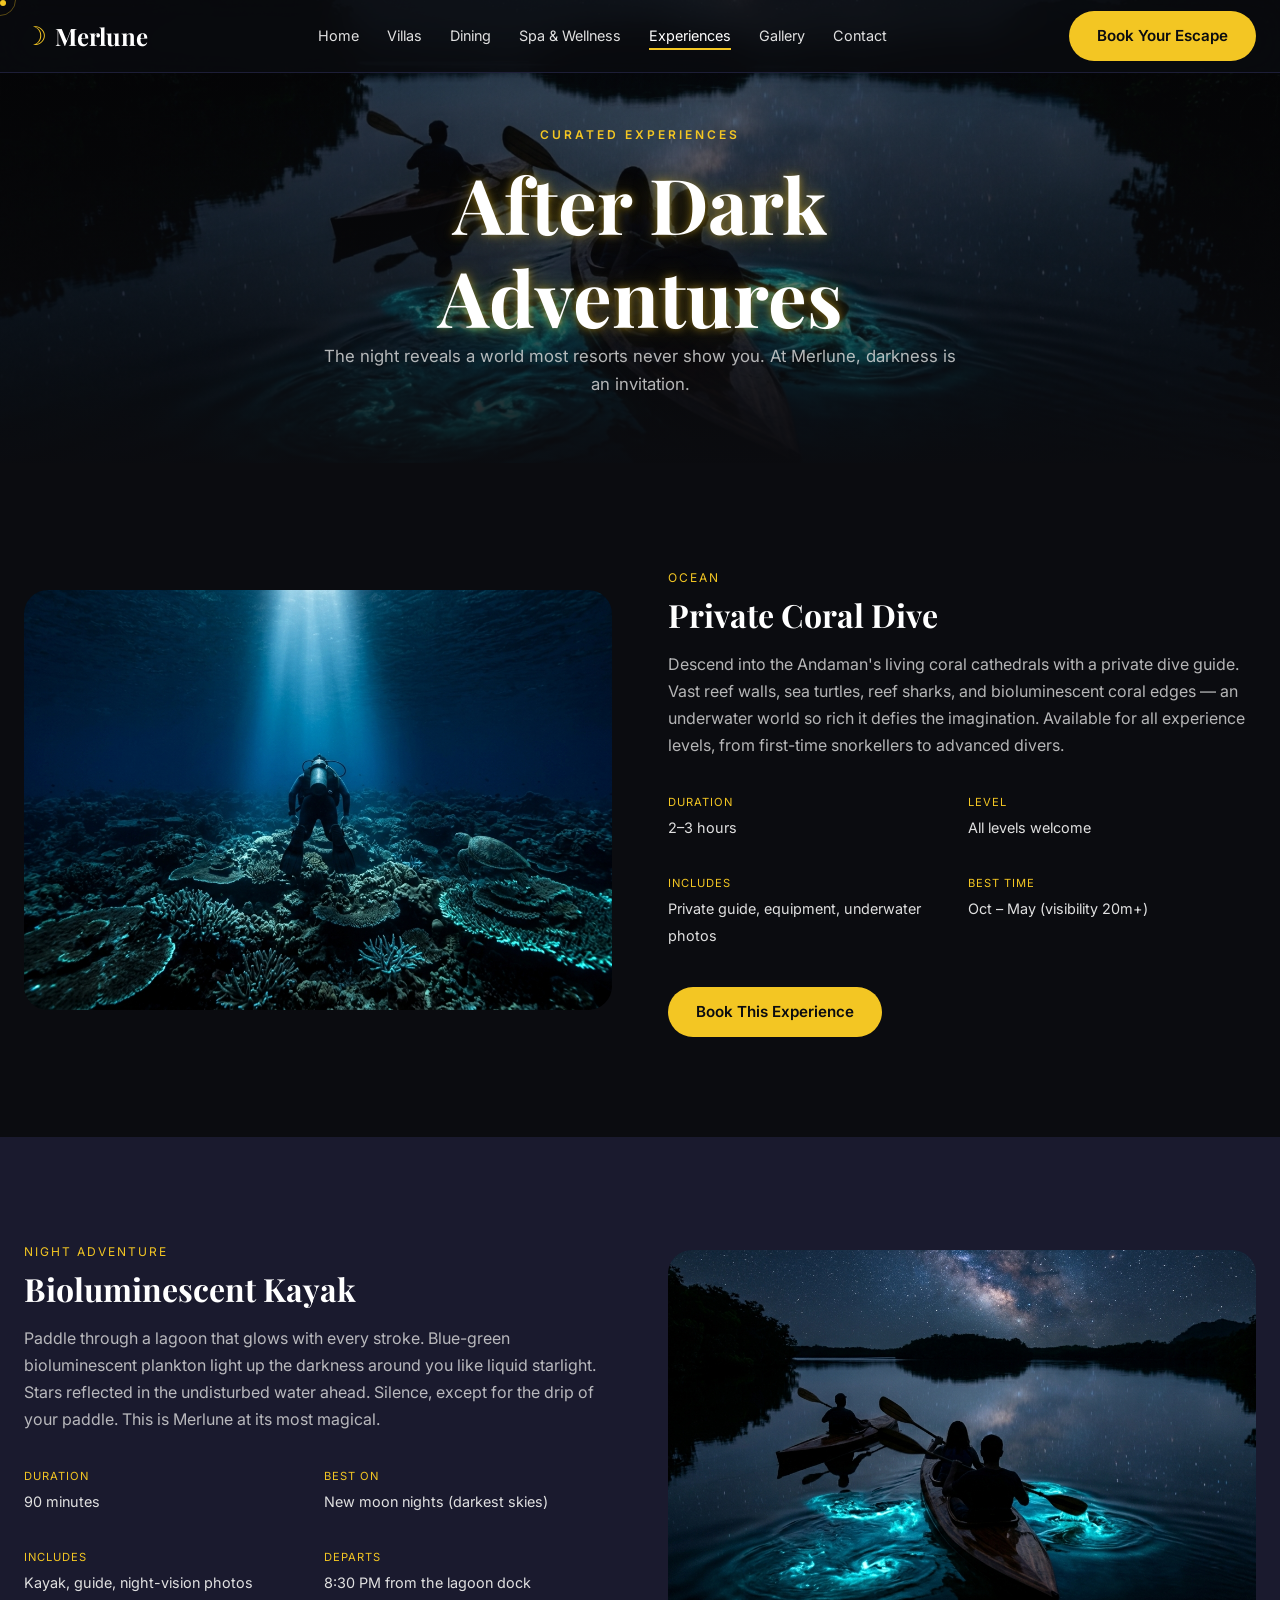
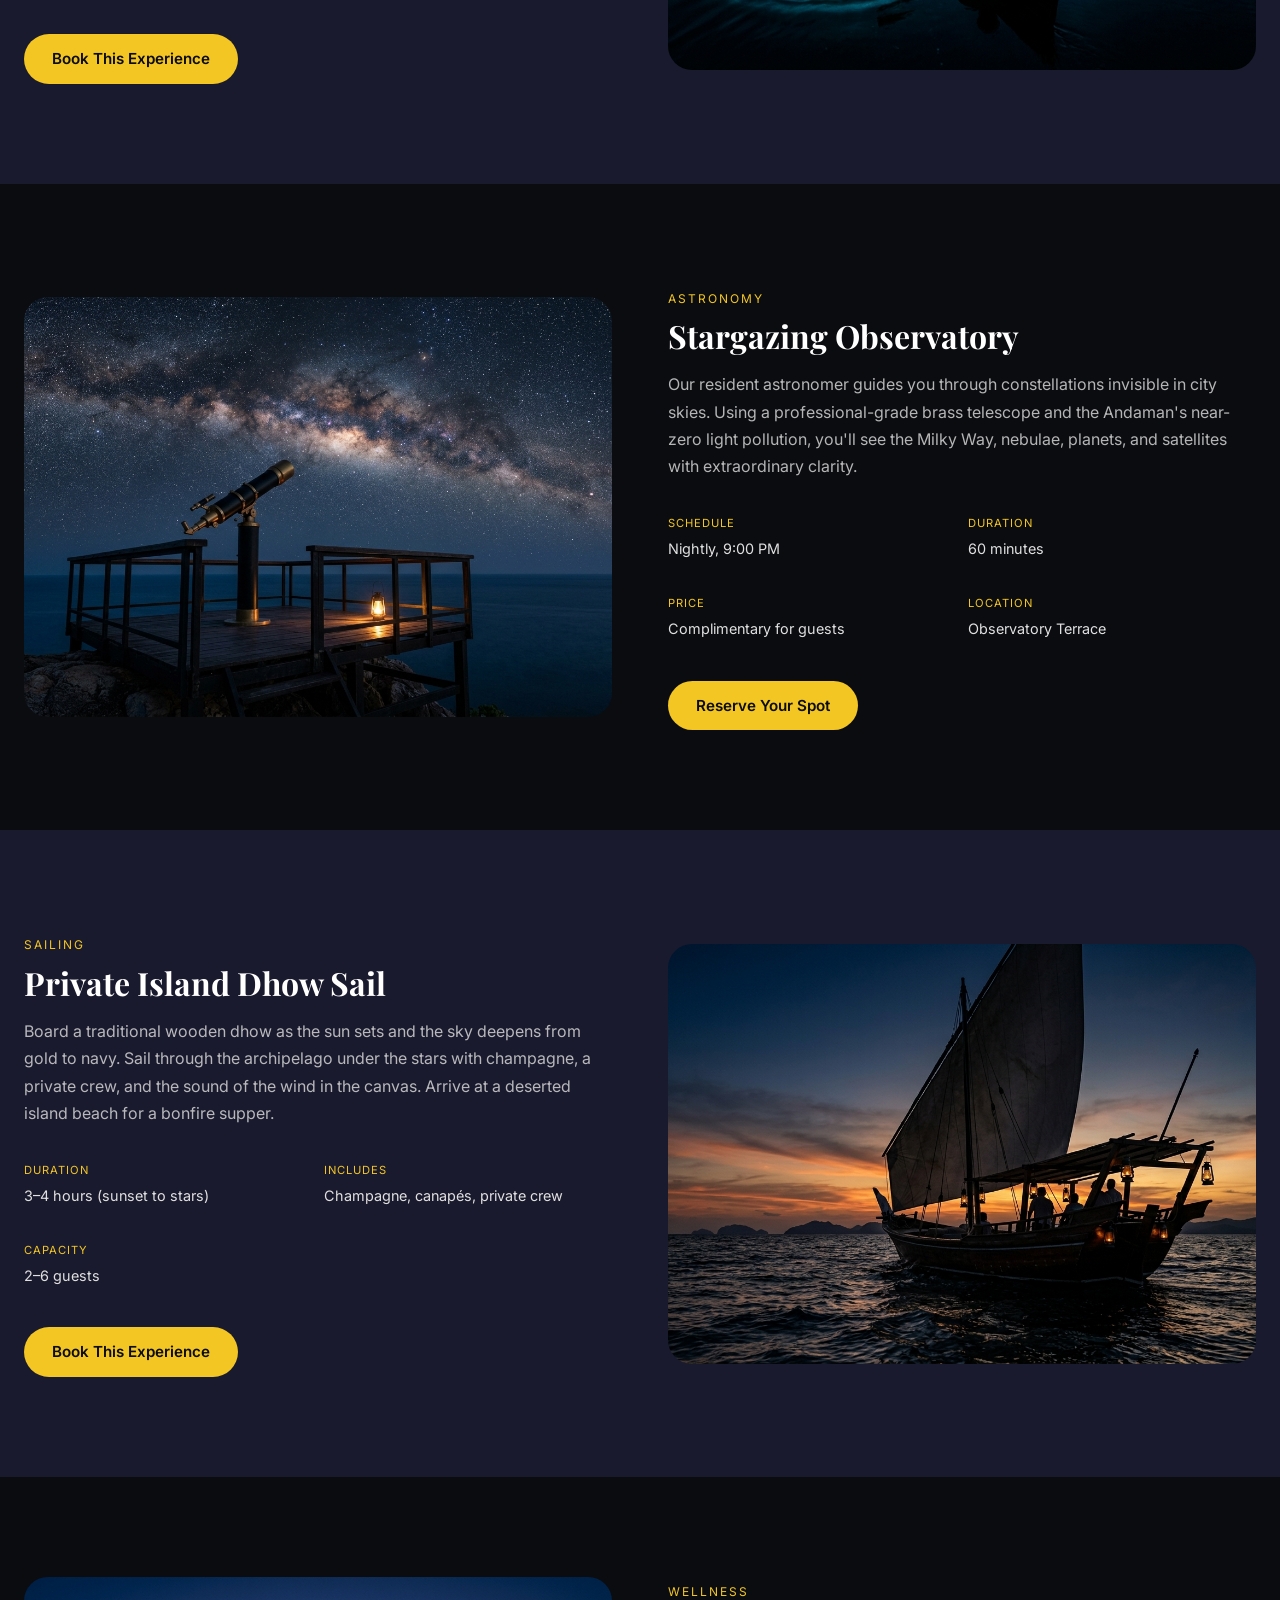
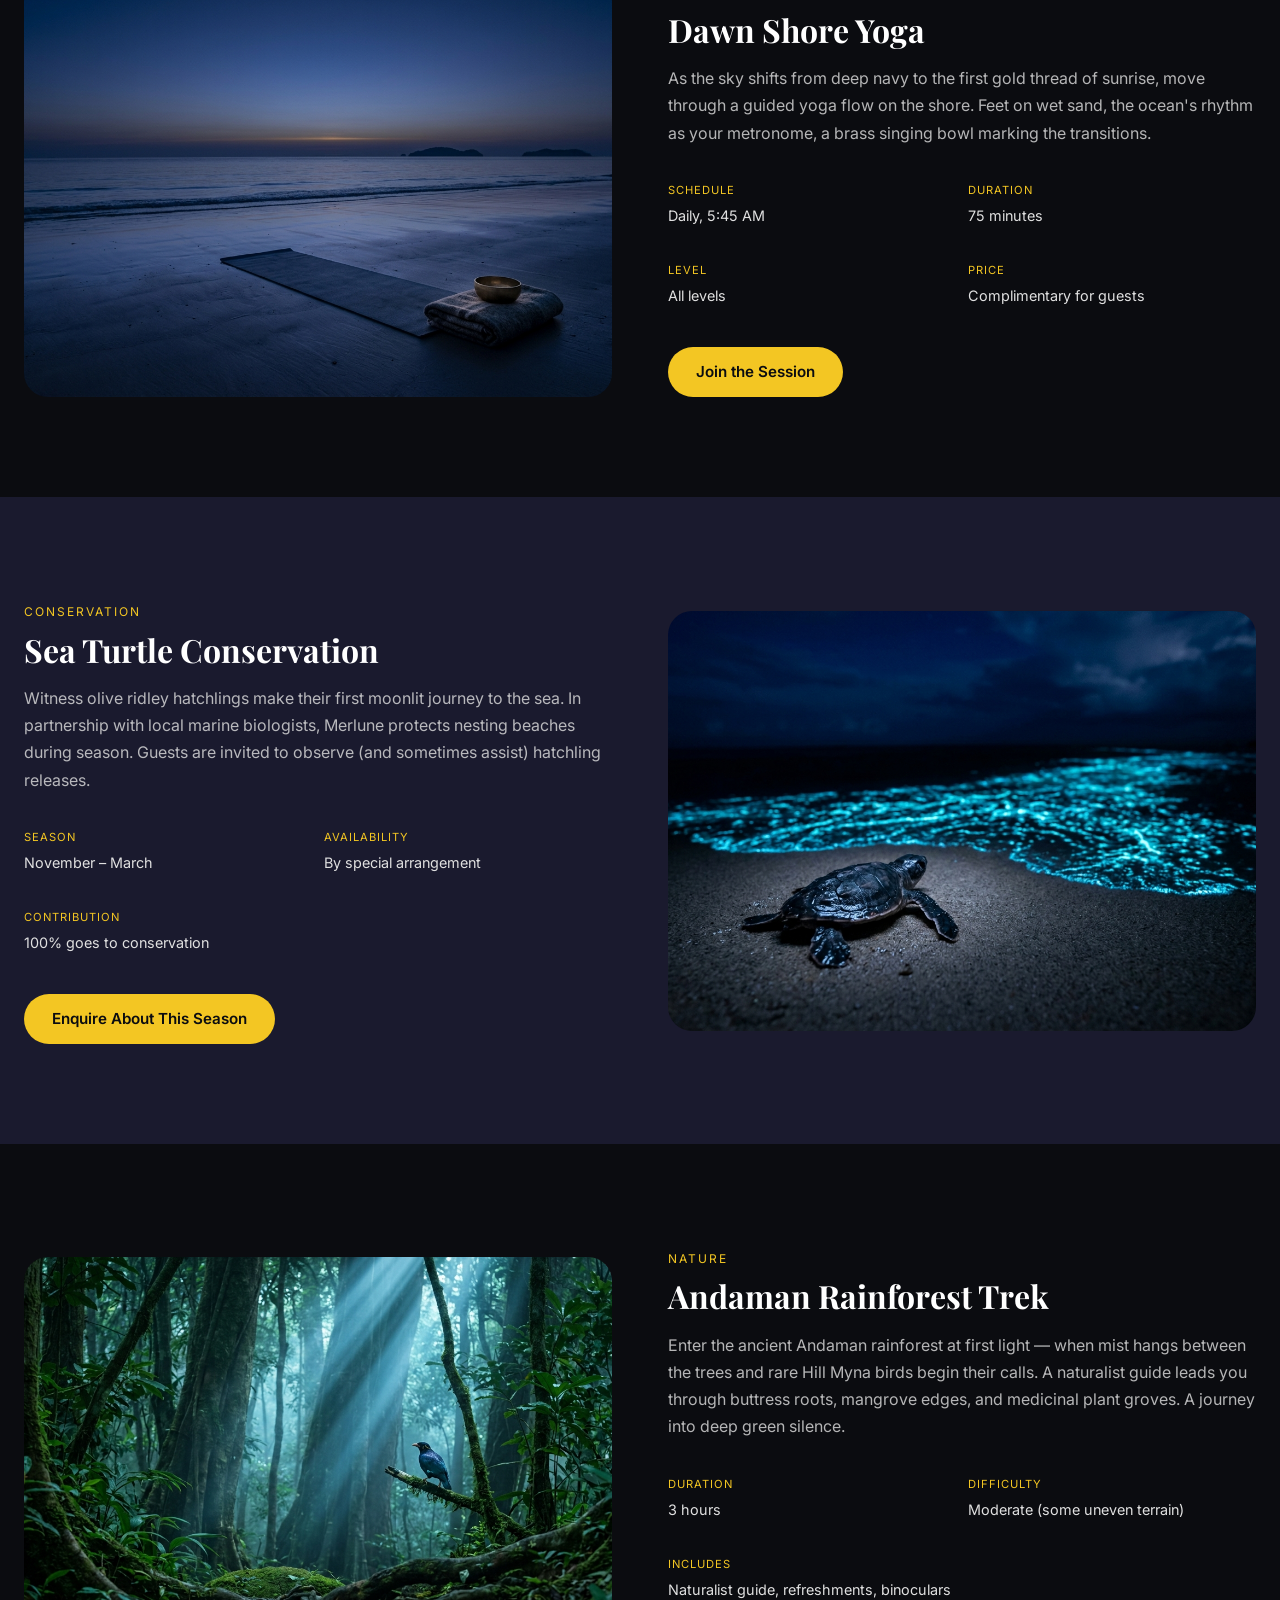
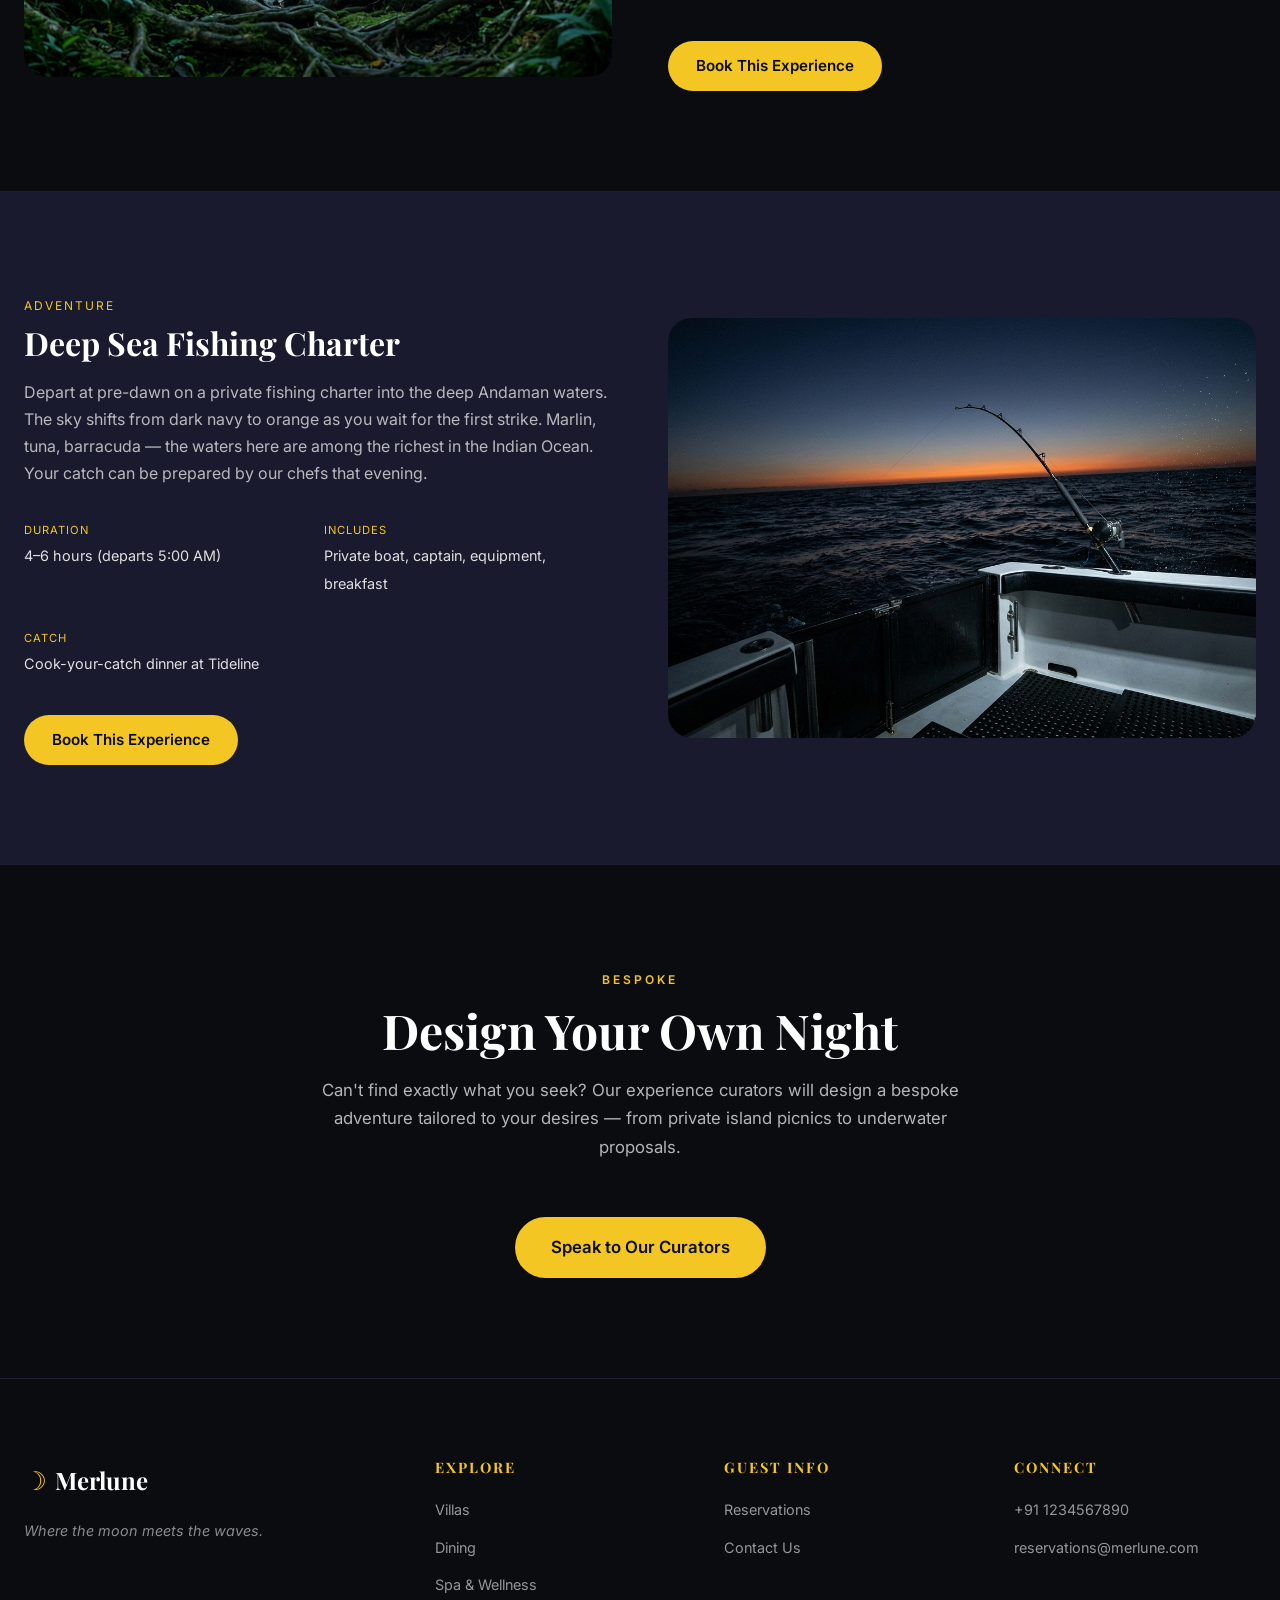
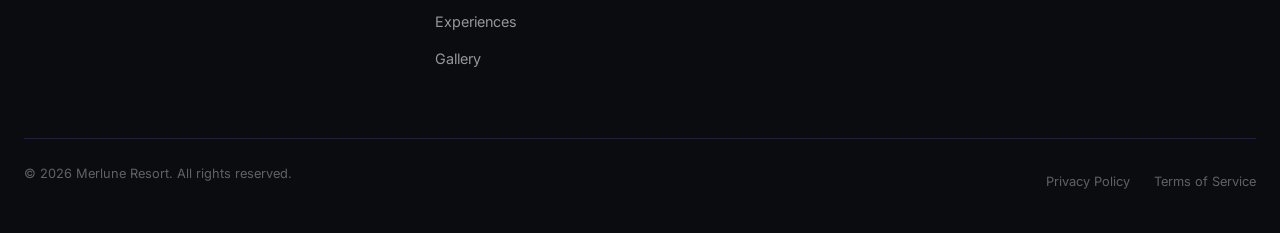
<file: experiences.html>
<!DOCTYPE html>
<html lang="en">
<head>
    <meta charset="UTF-8">
    <meta name="viewport" content="width=device-width, initial-scale=1.0">
    <title>Curated Experiences | Merlune Resort — Andaman Islands</title>
    <meta name="description" content="After-dark adventures at Merlune — bioluminescent kayaking, coral dives, stargazing, rainforest treks, and sea turtle conservation in the Andaman Islands.">
    <link rel="preconnect" href="https://fonts.googleapis.com">
    <link rel="preconnect" href="https://fonts.gstatic.com" crossorigin>
    <link href="https://fonts.googleapis.com/css2?family=Playfair+Display:ital,wght@0,400;0,700;1,400&family=Inter:wght@300;400;600&display=swap" rel="stylesheet">
    <link rel="stylesheet" href="css/style.css">
    <link rel="icon" type="image/png" href="imgs/main_img.png">
</head>
<body class="night-sky">

    <!-- NAVIGATION -->
    <header class="starlight-header" id="main-header">
        <nav class="nav-container">
            <a href="index.html" class="nav-logo"><span class="logo-icon">☽</span><span class="logo-text">Merlune</span></a>
            <ul class="nav-links" id="nav-links">
                <li><a href="index.html" class="nav-link">Home</a></li>
                <li><a href="villas.html" class="nav-link">Villas</a></li>
                <li><a href="dining.html" class="nav-link">Dining</a></li>
                <li><a href="spa.html" class="nav-link">Spa &amp; Wellness</a></li>
                <li><a href="experiences.html" class="nav-link active">Experiences</a></li>
                <li><a href="gallery.html" class="nav-link">Gallery</a></li>
                <li><a href="contact.html" class="nav-link">Contact</a></li>
            </ul>
            <a href="booking.html" class="btn-primary nav-cta">Book Your Escape</a>
            <button class="mobile-menu-toggle" id="mobile-menu-toggle" aria-label="Toggle menu">
                <span class="hamburger-line"></span><span class="hamburger-line"></span><span class="hamburger-line"></span>
            </button>
        </nav>
        <div class="mobile-nav-overlay" id="mobile-nav-overlay">
            <ul class="mobile-nav-links">
                <li><a href="index.html">Home</a></li>
                <li><a href="villas.html">Villas</a></li>
                <li><a href="dining.html">Dining</a></li>
                <li><a href="spa.html">Spa &amp; Wellness</a></li>
                <li><a href="experiences.html" class="active">Experiences</a></li>
                <li><a href="gallery.html">Gallery</a></li>
                <li><a href="contact.html">Contact</a></li>
                <li><a href="booking.html" class="btn-primary mobile-nav-cta">Book Your Escape</a></li>
            </ul>
        </div>
    </header>

    <main>
        <!-- PAGE HERO -->
        <section class="page-hero" id="experiences-hero">
            <div class="page-hero-bg" style="background-image: url('imgs/img43.png');"><div class="hero-overlay"></div></div>
            <div class="page-hero-content">
                <span class="section-label">Curated Experiences</span>
                <h1 class="moon-glow">After Dark Adventures</h1>
                <p class="page-hero-subtitle">The night reveals a world most resorts never show you. At Merlune, darkness is an invitation.</p>
            </div>
        </section>

        <!-- EXPERIENCE 1 — PRIVATE CORAL DIVE (Image 42) -->
        <section class="experience-detail" id="coral-dive">
            <div class="container">
                <div class="experience-detail-grid exp-layout-left">
                    <div class="experience-detail-image">
                        <img src="imgs/img42.png" alt="Diver above vast Andaman coral reef in deep blue water, sea turtle nearby, bioluminescent coral edges" loading="lazy">
                    </div>
                    <div class="experience-detail-content">
                        <span class="experience-category">Ocean</span>
                        <h2 class="experience-detail-name">Private Coral Dive</h2>
                        <p class="experience-detail-desc">Descend into the Andaman's living coral cathedrals with a private dive guide. Vast reef walls, sea turtles, reef sharks, and bioluminescent coral edges — an underwater world so rich it defies the imagination. Available for all experience levels, from first-time snorkellers to advanced divers.</p>
                        <div class="experience-meta-grid">
                            <div class="experience-meta-item"><span class="meta-label">Duration</span><span class="meta-value">2–3 hours</span></div>
                            <div class="experience-meta-item"><span class="meta-label">Level</span><span class="meta-value">All levels welcome</span></div>
                            <div class="experience-meta-item"><span class="meta-label">Includes</span><span class="meta-value">Private guide, equipment, underwater photos</span></div>
                            <div class="experience-meta-item"><span class="meta-label">Best time</span><span class="meta-value">Oct – May (visibility 20m+)</span></div>
                        </div>
                        <a href="booking.html?experience=coral-dive" class="btn-primary">Book This Experience</a>
                    </div>
                </div>
            </div>
        </section>

        <!-- EXPERIENCE 2 — BIOLUMINESCENT KAYAK (Image 43) -->
        <section class="experience-detail experience-detail-alt" id="bioluminescent-kayak">
            <div class="container">
                <div class="experience-detail-grid exp-layout-right">
                    <div class="experience-detail-content">
                        <span class="experience-category">Night Adventure</span>
                        <h2 class="experience-detail-name">Bioluminescent Kayak</h2>
                        <p class="experience-detail-desc">Paddle through a lagoon that glows with every stroke. Blue-green bioluminescent plankton light up the darkness around you like liquid starlight. Stars reflected in the undisturbed water ahead. Silence, except for the drip of your paddle. This is Merlune at its most magical.</p>
                        <div class="experience-meta-grid">
                            <div class="experience-meta-item"><span class="meta-label">Duration</span><span class="meta-value">90 minutes</span></div>
                            <div class="experience-meta-item"><span class="meta-label">Best on</span><span class="meta-value">New moon nights (darkest skies)</span></div>
                            <div class="experience-meta-item"><span class="meta-label">Includes</span><span class="meta-value">Kayak, guide, night-vision photos</span></div>
                            <div class="experience-meta-item"><span class="meta-label">Departs</span><span class="meta-value">8:30 PM from the lagoon dock</span></div>
                        </div>
                        <a href="booking.html?experience=bio-kayak" class="btn-primary">Book This Experience</a>
                    </div>
                    <div class="experience-detail-image">
                        <img src="imgs/img43.png" alt="Kayaks on still black lagoon, paddles disturbing bioluminescent blue-green plankton, stars reflected" loading="lazy">
                    </div>
                </div>
            </div>
        </section>

        <!-- EXPERIENCE 3 — STARGAZING OBSERVATORY (Image 44) -->
        <section class="experience-detail" id="stargazing">
            <div class="container">
                <div class="experience-detail-grid exp-layout-left">
                    <div class="experience-detail-image">
                        <img src="imgs/img44.png" alt="Rooftop observatory at night, brass telescope, Milky Way visible, lantern, dark sea horizon" loading="lazy">
                    </div>
                    <div class="experience-detail-content">
                        <span class="experience-category">Astronomy</span>
                        <h2 class="experience-detail-name">Stargazing Observatory</h2>
                        <p class="experience-detail-desc">Our resident astronomer guides you through constellations invisible in city skies. Using a professional-grade brass telescope and the Andaman's near-zero light pollution, you'll see the Milky Way, nebulae, planets, and satellites with extraordinary clarity.</p>
                        <div class="experience-meta-grid">
                            <div class="experience-meta-item"><span class="meta-label">Schedule</span><span class="meta-value">Nightly, 9:00 PM</span></div>
                            <div class="experience-meta-item"><span class="meta-label">Duration</span><span class="meta-value">60 minutes</span></div>
                            <div class="experience-meta-item"><span class="meta-label">Price</span><span class="meta-value">Complimentary for guests</span></div>
                            <div class="experience-meta-item"><span class="meta-label">Location</span><span class="meta-value">Observatory Terrace</span></div>
                        </div>
                        <a href="booking.html?experience=stargazing" class="btn-primary">Reserve Your Spot</a>
                    </div>
                </div>
            </div>
        </section>

        <!-- EXPERIENCE 4 — PRIVATE ISLAND DHOW SAIL (Image 45) -->
        <section class="experience-detail experience-detail-alt" id="dhow-sail">
            <div class="container">
                <div class="experience-detail-grid exp-layout-right">
                    <div class="experience-detail-content">
                        <span class="experience-category">Sailing</span>
                        <h2 class="experience-detail-name">Private Island Dhow Sail</h2>
                        <p class="experience-detail-desc">Board a traditional wooden dhow as the sun sets and the sky deepens from gold to navy. Sail through the archipelago under the stars with champagne, a private crew, and the sound of the wind in the canvas. Arrive at a deserted island beach for a bonfire supper.</p>
                        <div class="experience-meta-grid">
                            <div class="experience-meta-item"><span class="meta-label">Duration</span><span class="meta-value">3–4 hours (sunset to stars)</span></div>
                            <div class="experience-meta-item"><span class="meta-label">Includes</span><span class="meta-value">Champagne, canapés, private crew</span></div>
                            <div class="experience-meta-item"><span class="meta-label">Capacity</span><span class="meta-value">2–6 guests</span></div>
                        </div>
                        <a href="booking.html?experience=dhow-sail" class="btn-primary">Book This Experience</a>
                    </div>
                    <div class="experience-detail-image">
                        <img src="imgs/img45.png" alt="Traditional wooden dhow sailing vessel silhouetted against navy-gold sky on Andaman Sea" loading="lazy">
                    </div>
                </div>
            </div>
        </section>

        <!-- EXPERIENCE 5 — DAWN SHORE YOGA (Image 46) -->
        <section class="experience-detail" id="dawn-yoga">
            <div class="container">
                <div class="experience-detail-grid exp-layout-left">
                    <div class="experience-detail-image">
                        <img src="imgs/img46.png" alt="Yoga mat on dark wet beach before sunrise, navy-to-indigo sky, thin gold horizon line, singing bowl" loading="lazy">
                    </div>
                    <div class="experience-detail-content">
                        <span class="experience-category">Wellness</span>
                        <h2 class="experience-detail-name">Dawn Shore Yoga</h2>
                        <p class="experience-detail-desc">As the sky shifts from deep navy to the first gold thread of sunrise, move through a guided yoga flow on the shore. Feet on wet sand, the ocean's rhythm as your metronome, a brass singing bowl marking the transitions.</p>
                        <div class="experience-meta-grid">
                            <div class="experience-meta-item"><span class="meta-label">Schedule</span><span class="meta-value">Daily, 5:45 AM</span></div>
                            <div class="experience-meta-item"><span class="meta-label">Duration</span><span class="meta-value">75 minutes</span></div>
                            <div class="experience-meta-item"><span class="meta-label">Level</span><span class="meta-value">All levels</span></div>
                            <div class="experience-meta-item"><span class="meta-label">Price</span><span class="meta-value">Complimentary for guests</span></div>
                        </div>
                        <a href="booking.html?experience=dawn-yoga" class="btn-primary">Join the Session</a>
                    </div>
                </div>
            </div>
        </section>

        <!-- EXPERIENCE 6 — SEA TURTLE CONSERVATION (Image 47) -->
        <section class="experience-detail experience-detail-alt" id="turtle-conservation">
            <div class="container">
                <div class="experience-detail-grid exp-layout-right">
                    <div class="experience-detail-content">
                        <span class="experience-category">Conservation</span>
                        <h2 class="experience-detail-name">Sea Turtle Conservation</h2>
                        <p class="experience-detail-desc">Witness olive ridley hatchlings make their first moonlit journey to the sea. In partnership with local marine biologists, Merlune protects nesting beaches during season. Guests are invited to observe (and sometimes assist) hatchling releases.</p>
                        <div class="experience-meta-grid">
                            <div class="experience-meta-item"><span class="meta-label">Season</span><span class="meta-value">November – March</span></div>
                            <div class="experience-meta-item"><span class="meta-label">Availability</span><span class="meta-value">By special arrangement</span></div>
                            <div class="experience-meta-item"><span class="meta-label">Contribution</span><span class="meta-value">100% goes to conservation</span></div>
                        </div>
                        <a href="contact.html" class="btn-primary">Enquire About This Season</a>
                    </div>
                    <div class="experience-detail-image">
                        <img src="imgs/img47.png" alt="Baby olive ridley sea turtle hatchling on dark sand at night heading toward bioluminescent water" loading="lazy">
                    </div>
                </div>
            </div>
        </section>

        <!-- EXPERIENCE 7 — ANDAMAN RAINFOREST TREK (Image 48) -->
        <section class="experience-detail" id="rainforest-trek">
            <div class="container">
                <div class="experience-detail-grid exp-layout-left">
                    <div class="experience-detail-image">
                        <img src="imgs/img48.png" alt="Andaman rainforest at dawn — blue light shafts through canopy, ancient tree roots, mist, Hill Myna bird" loading="lazy">
                    </div>
                    <div class="experience-detail-content">
                        <span class="experience-category">Nature</span>
                        <h2 class="experience-detail-name">Andaman Rainforest Trek</h2>
                        <p class="experience-detail-desc">Enter the ancient Andaman rainforest at first light — when mist hangs between the trees and rare Hill Myna birds begin their calls. A naturalist guide leads you through buttress roots, mangrove edges, and medicinal plant groves. A journey into deep green silence.</p>
                        <div class="experience-meta-grid">
                            <div class="experience-meta-item"><span class="meta-label">Duration</span><span class="meta-value">3 hours</span></div>
                            <div class="experience-meta-item"><span class="meta-label">Difficulty</span><span class="meta-value">Moderate (some uneven terrain)</span></div>
                            <div class="experience-meta-item"><span class="meta-label">Includes</span><span class="meta-value">Naturalist guide, refreshments, binoculars</span></div>
                        </div>
                        <a href="booking.html?experience=trek" class="btn-primary">Book This Experience</a>
                    </div>
                </div>
            </div>
        </section>

        <!-- EXPERIENCE 8 — DEEP SEA FISHING (Image 49) -->
        <section class="experience-detail experience-detail-alt" id="fishing">
            <div class="container">
                <div class="experience-detail-grid exp-layout-right">
                    <div class="experience-detail-content">
                        <span class="experience-category">Adventure</span>
                        <h2 class="experience-detail-name">Deep Sea Fishing Charter</h2>
                        <p class="experience-detail-desc">Depart at pre-dawn on a private fishing charter into the deep Andaman waters. The sky shifts from dark navy to orange as you wait for the first strike. Marlin, tuna, barracuda — the waters here are among the richest in the Indian Ocean. Your catch can be prepared by our chefs that evening.</p>
                        <div class="experience-meta-grid">
                            <div class="experience-meta-item"><span class="meta-label">Duration</span><span class="meta-value">4–6 hours (departs 5:00 AM)</span></div>
                            <div class="experience-meta-item"><span class="meta-label">Includes</span><span class="meta-value">Private boat, captain, equipment, breakfast</span></div>
                            <div class="experience-meta-item"><span class="meta-label">Catch</span><span class="meta-value">Cook-your-catch dinner at Tideline</span></div>
                        </div>
                        <a href="booking.html?experience=fishing" class="btn-primary">Book This Experience</a>
                    </div>
                    <div class="experience-detail-image">
                        <img src="imgs/img49.png" alt="Private fishing boat stern at pre-dawn, deep-sea rod bent, orange sliver at horizon, sea spray" loading="lazy">
                    </div>
                </div>
            </div>
        </section>

        <!-- BESPOKE CTA -->
        <section class="experience-bespoke" id="experience-bespoke">
            <div class="container">
                <div class="section-header">
                    <span class="section-label">Bespoke</span>
                    <h2 class="section-title">Design Your Own Night</h2>
                    <p class="section-subtitle">Can't find exactly what you seek? Our experience curators will design a bespoke adventure tailored to your desires — from private island picnics to underwater proposals.</p>
                </div>
                <div class="section-footer">
                    <a href="contact.html" class="btn-primary btn-lg">Speak to Our Curators</a>
                </div>
            </div>
        </section>
    </main>

    <!-- FOOTER -->
    <footer class="site-footer" id="site-footer">
        <div class="container">
            <div class="footer-grid">
                <div class="footer-col footer-brand">
                    <a href="index.html" class="footer-logo"><span class="logo-icon">☽</span><span class="logo-text">Merlune</span></a>
                    <p class="footer-tagline">Where the moon meets the waves.</p>
                </div>
                <div class="footer-col">
                    <h4 class="footer-heading">Explore</h4>
                    <ul class="footer-links">
                        <li><a href="villas.html">Villas</a></li>
                        <li><a href="dining.html">Dining</a></li>
                        <li><a href="spa.html">Spa &amp; Wellness</a></li>
                        <li><a href="experiences.html">Experiences</a></li>
                        <li><a href="gallery.html">Gallery</a></li>
                    </ul>
                </div>
                <div class="footer-col">
                    <h4 class="footer-heading">Guest Info</h4>
                    <ul class="footer-links">
                        <li><a href="booking.html">Reservations</a></li>
                        <li><a href="contact.html">Contact Us</a></li>
                    </ul>
                </div>
                <div class="footer-col">
                    <h4 class="footer-heading">Connect</h4>
                    <ul class="footer-contact">
                        <li><a href="tel:+911234567890">+91 1234567890</a></li>
                        <li><a href="mailto:reservations@merlune.com">reservations@merlune.com</a></li>
                    </ul>
                </div>
            </div>
            <div class="footer-bottom">
                <p class="footer-copyright">&copy; 2026 Merlune Resort. All rights reserved.</p>
                <div class="footer-legal"><a href="#">Privacy Policy</a><a href="#">Terms of Service</a></div>
            </div>
        </div>
    </footer>
    <script src="js/merlune-main.js"></script>
</body>
</html>
</file>
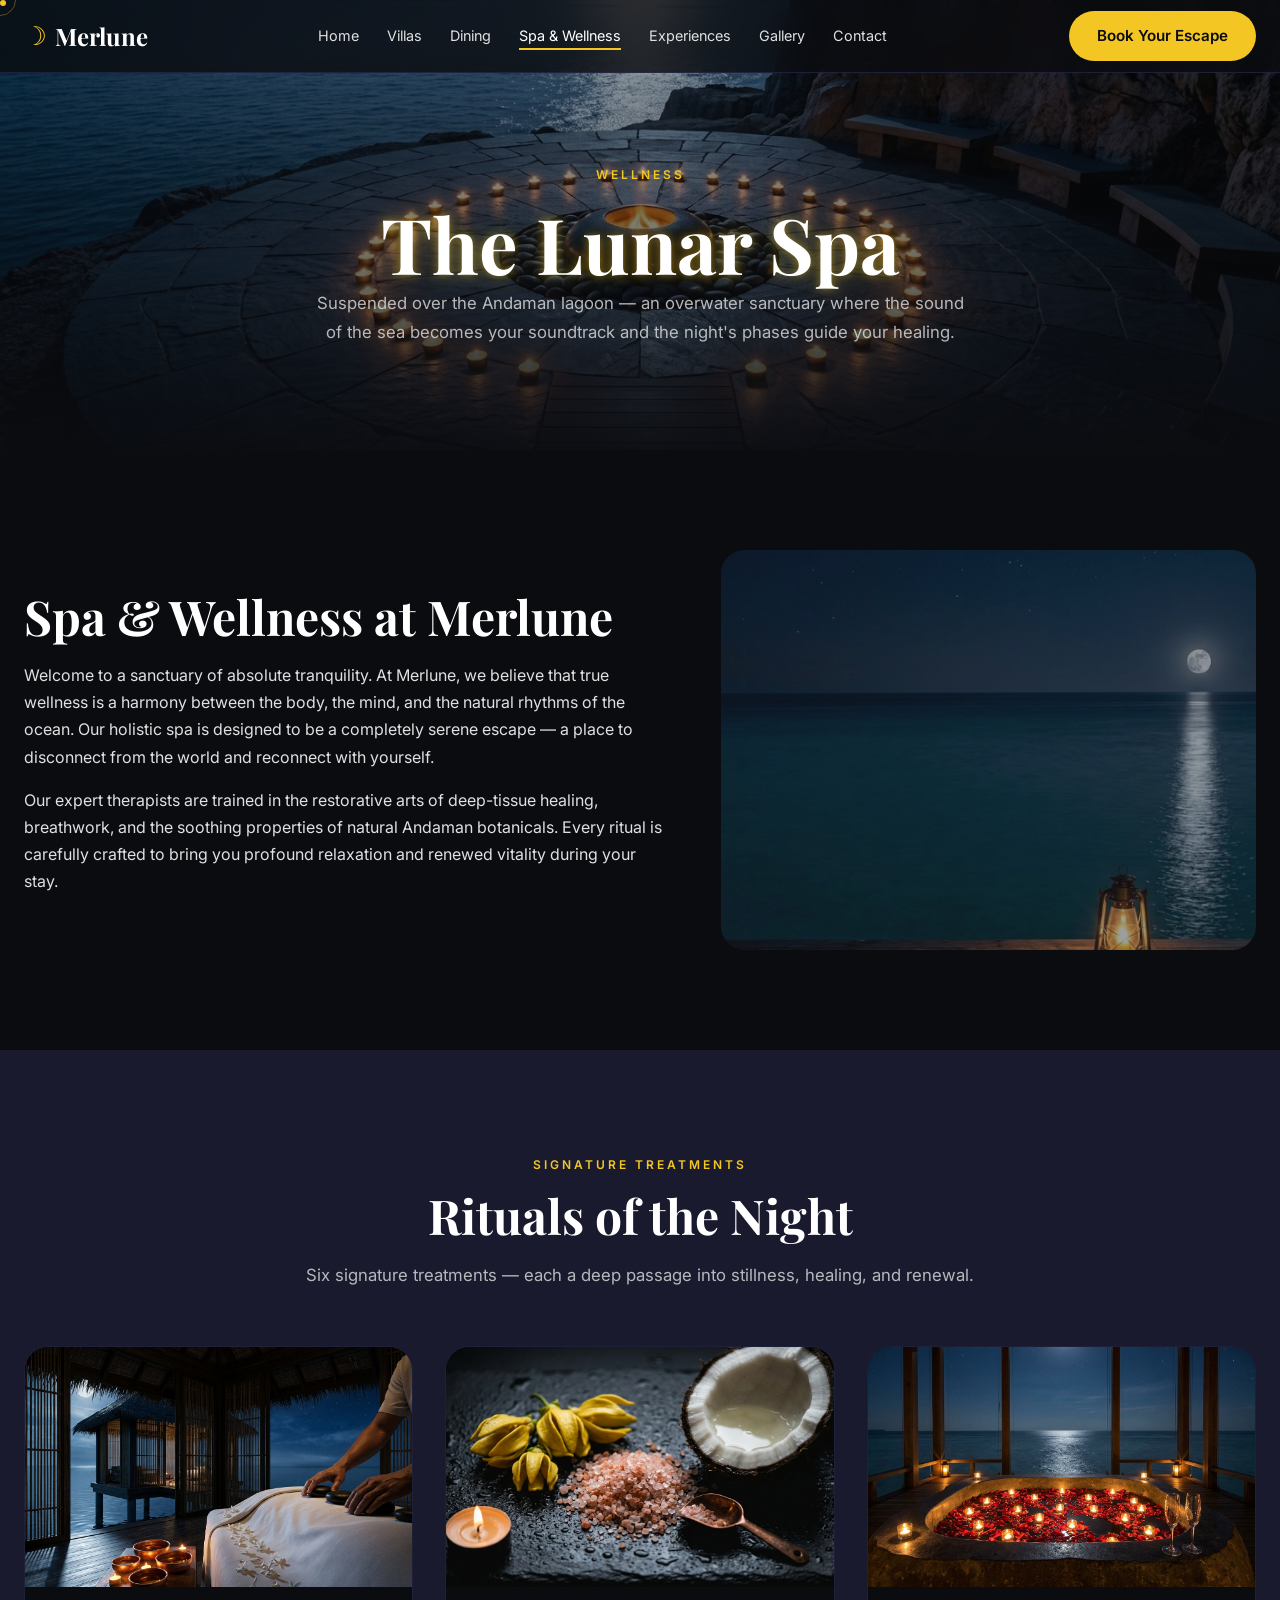
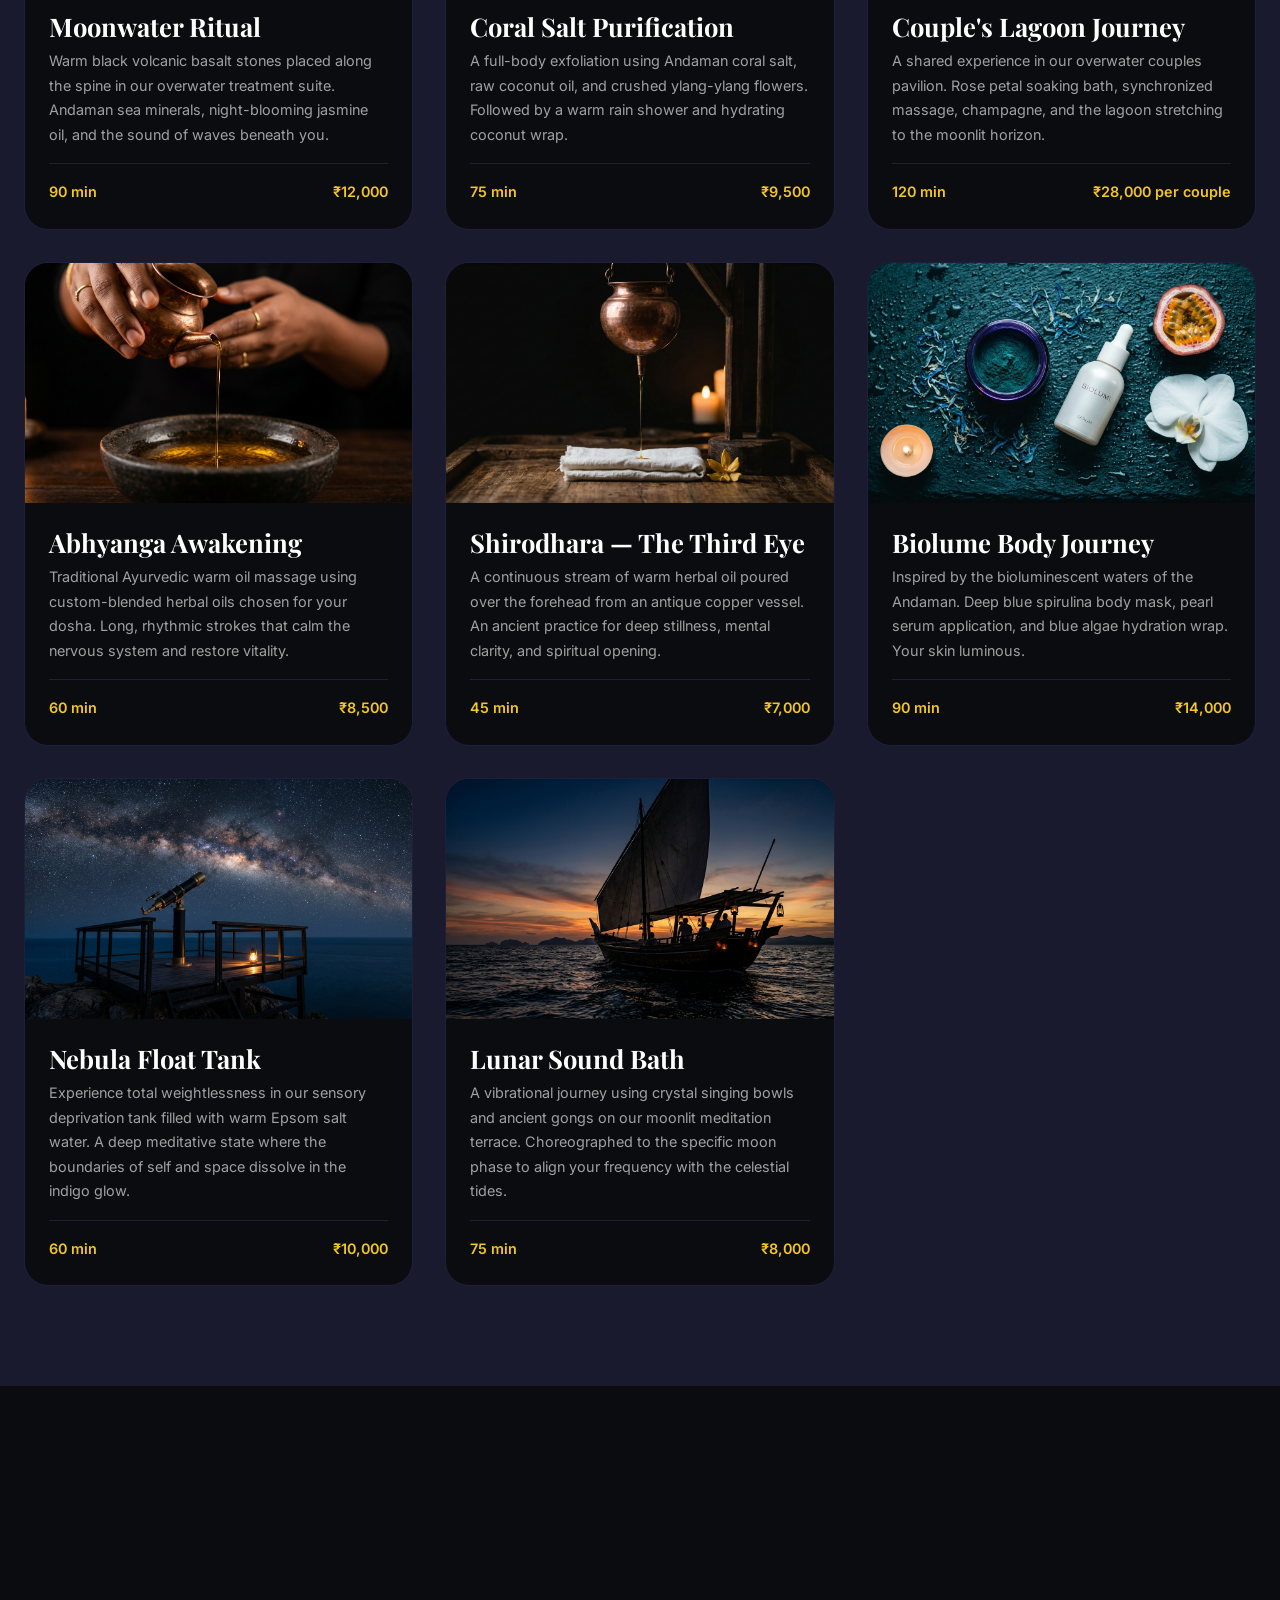
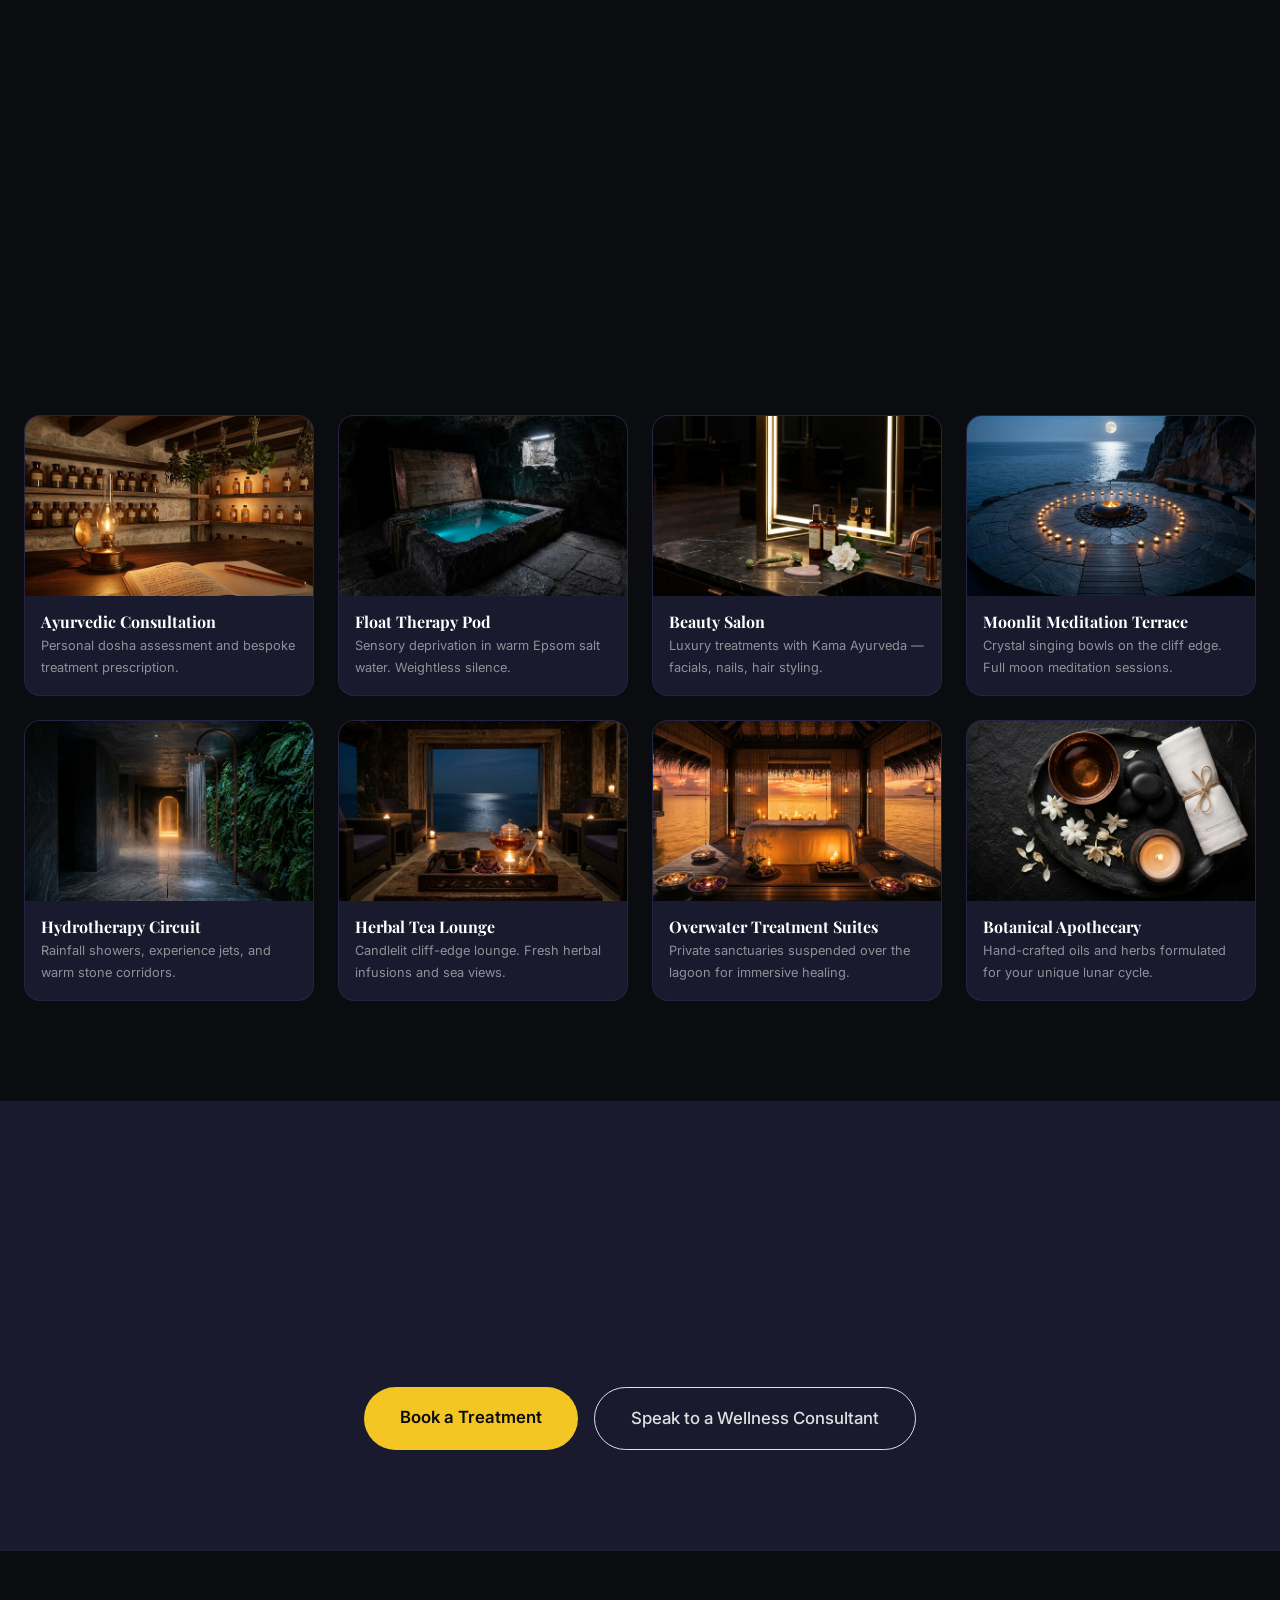
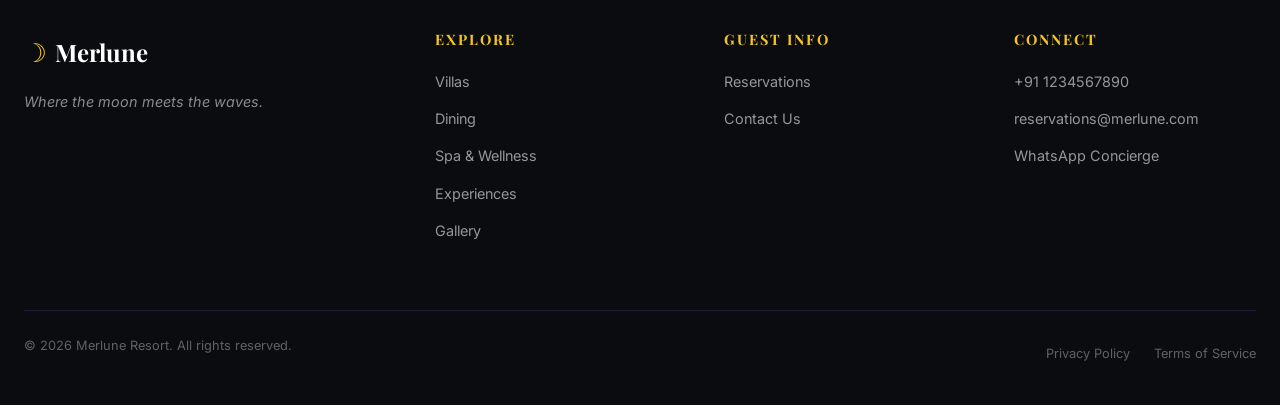
<file: spa.html>
<!DOCTYPE html>
<html lang="en">
<head>
    <meta charset="UTF-8">
    <meta name="viewport" content="width=device-width, initial-scale=1.0">
    <title>Spa &amp; Wellness | Merlune Resort — Andaman Islands</title>
    <meta name="description" content="The Lunar Spa at Merlune — Ayurvedic rituals, overwater treatment suites, thalasso pools, and holistic wellness choreographed to the phases of the moon.">
    <link rel="preconnect" href="https://fonts.googleapis.com">
    <link rel="preconnect" href="https://fonts.gstatic.com" crossorigin>
    <link href="https://fonts.googleapis.com/css2?family=Playfair+Display:ital,wght@0,400;0,700;1,400&family=Inter:wght@300;400;600&display=swap" rel="stylesheet">
    <link rel="stylesheet" href="css/style.css">
    <link rel="icon" type="image/png" href="imgs/main_img.png">
</head>
<body class="night-sky">

    <!-- NAVIGATION -->
    <header class="starlight-header" id="main-header">
        <nav class="nav-container">
            <a href="index.html" class="nav-logo"><span class="logo-icon">☽</span><span class="logo-text">Merlune</span></a>
            <ul class="nav-links" id="nav-links">
                <li><a href="index.html" class="nav-link">Home</a></li>
                <li><a href="villas.html" class="nav-link">Villas</a></li>
                <li><a href="dining.html" class="nav-link">Dining</a></li>
                <li><a href="spa.html" class="nav-link active">Spa &amp; Wellness</a></li>
                <li><a href="experiences.html" class="nav-link">Experiences</a></li>
                <li><a href="gallery.html" class="nav-link">Gallery</a></li>
                <li><a href="contact.html" class="nav-link">Contact</a></li>
            </ul>
            <a href="booking.html" class="btn-primary nav-cta">Book Your Escape</a>
            <button class="mobile-menu-toggle" id="mobile-menu-toggle" aria-label="Toggle menu">
                <span class="hamburger-line"></span><span class="hamburger-line"></span><span class="hamburger-line"></span>
            </button>
        </nav>
        <div class="mobile-nav-overlay" id="mobile-nav-overlay">
            <ul class="mobile-nav-links">
                <li><a href="index.html">Home</a></li>
                <li><a href="villas.html">Villas</a></li>
                <li><a href="dining.html">Dining</a></li>
                <li><a href="spa.html" class="active">Spa &amp; Wellness</a></li>
                <li><a href="experiences.html">Experiences</a></li>
                <li><a href="gallery.html">Gallery</a></li>
                <li><a href="contact.html">Contact</a></li>
                <li><a href="booking.html" class="btn-primary mobile-nav-cta">Book Your Escape</a></li>
            </ul>
        </div>
    </header>

    <main>
        <!-- PAGE HERO (Image 39) -->
        <section class="page-hero" id="spa-hero">
            <div class="page-hero-bg" style="background-image: url('imgs/img39.png');"><div class="hero-overlay"></div></div>
            <div class="page-hero-content">
                <span class="section-label">Wellness</span>
                <h1 class="moon-glow">The Lunar Spa</h1>
                <p class="page-hero-subtitle">Suspended over the Andaman lagoon — an overwater sanctuary where the sound of the sea becomes your soundtrack and the night's phases guide your healing.</p>
            </div>
        </section>

        <!-- SPA INTRO (New Visual) -->
        <section class="spa-intro" id="spa-intro">
            <div class="container">
                <div class="spa-intro-grid">
                    <div class="spa-intro-content">
                        <h2 class="section-title">Spa &amp; Wellness at Merlune</h2>
                        <p>Welcome to a sanctuary of absolute tranquility. At Merlune, we believe that true wellness is a harmony between the body, the mind, and the natural rhythms of the ocean. Our holistic spa is designed to be a completely serene escape — a place to disconnect from the world and reconnect with yourself.</p>
                        <p>Our expert therapists are trained in the restorative arts of deep-tissue healing, breathwork, and the soothing properties of natural Andaman botanicals. Every ritual is carefully crafted to bring you profound relaxation and renewed vitality during your stay.</p>
                    </div>
                    <div class="spa-intro-image">
                        <img src="imgs/main_img.png" alt="Merlune Wellness Symbol" style="opacity: 0.6; mix-blend-mode: screen;">
                    </div>
                </div>
            </div>
        </section>

        <!-- SIGNATURE TREATMENTS (Images 26–31) -->
        <section class="spa-treatments" id="spa-treatments">
            <div class="container">
                <div class="section-header">
                    <span class="section-label">Signature Treatments</span>
                    <h2 class="section-title">Rituals of the Night</h2>
                    <p class="section-subtitle">Six signature treatments — each a deep passage into stillness, healing, and renewal.</p>
                </div>

                <div class="treatment-grid">
                    <!-- Treatment 1: Moonwater Ritual (Image 26) -->
                    <article class="treatment-card" id="treatment-moonwater">
                        <div class="treatment-card-image">
                            <img src="imgs/img26.png" alt="Moonwater Ritual — warm basalt stones on spine in overwater suite, candlelight, jasmine petals, moonlit sea" loading="lazy">
                        </div>
                        <div class="treatment-card-content">
                            <h3>Moonwater Ritual</h3>
                            <p>Warm black volcanic basalt stones placed along the spine in our overwater treatment suite. Andaman sea minerals, night-blooming jasmine oil, and the sound of waves beneath you.</p>
                            <div class="treatment-meta">
                                <span>90 min</span><span>₹12,000</span>
                            </div>
                        </div>
                    </article>

                    <!-- Treatment 2: Coral Salt Purification (Image 27) -->
                    <article class="treatment-card" id="treatment-coral-salt">
                        <div class="treatment-card-image">
                            <img src="imgs/img27.png" alt="Coral Salt Purification — coral salt crystals, halved coconut, ylang-ylang flowers on dark stone" loading="lazy">
                        </div>
                        <div class="treatment-card-content">
                            <h3>Coral Salt Purification</h3>
                            <p>A full-body exfoliation using Andaman coral salt, raw coconut oil, and crushed ylang-ylang flowers. Followed by a warm rain shower and hydrating coconut wrap.</p>
                            <div class="treatment-meta">
                                <span>75 min</span><span>₹9,500</span>
                            </div>
                        </div>
                    </article>

                    <!-- Treatment 3: Couple's Lagoon Journey (Image 28) -->
                    <article class="treatment-card" id="treatment-couples">
                        <div class="treatment-card-image">
                            <img src="imgs/img28.png" alt="Couple's Lagoon Journey — stone soaking tub on overwater pavilion, rose petals, tea lights, champagne, moonlit lagoon" loading="lazy">
                        </div>
                        <div class="treatment-card-content">
                            <h3>Couple's Lagoon Journey</h3>
                            <p>A shared experience in our overwater couples pavilion. Rose petal soaking bath, synchronized massage, champagne, and the lagoon stretching to the moonlit horizon.</p>
                            <div class="treatment-meta">
                                <span>120 min</span><span>₹28,000 per couple</span>
                            </div>
                        </div>
                    </article>

                    <!-- Treatment 4: Abhyanga Awakening (Image 29) -->
                    <article class="treatment-card" id="treatment-abhyanga">
                        <div class="treatment-card-image">
                            <img src="imgs/img29.png" alt="Abhyanga — warm golden Ayurvedic oil poured from copper vessel, candlelight, macro" loading="lazy">
                        </div>
                        <div class="treatment-card-content">
                            <h3>Abhyanga Awakening</h3>
                            <p>Traditional Ayurvedic warm oil massage using custom-blended herbal oils chosen for your dosha. Long, rhythmic strokes that calm the nervous system and restore vitality.</p>
                            <div class="treatment-meta">
                                <span>60 min</span><span>₹8,500</span>
                            </div>
                        </div>
                    </article>

                    <!-- Treatment 5: Shirodhara (Image 30) -->
                    <article class="treatment-card" id="treatment-shirodhara">
                        <div class="treatment-card-image">
                            <img src="imgs/img30.png" alt="Shirodhara — copper vessel pouring thin oil stream, candlelight, dark background, sacred and minimal" loading="lazy">
                        </div>
                        <div class="treatment-card-content">
                            <h3>Shirodhara — The Third Eye</h3>
                            <p>A continuous stream of warm herbal oil poured over the forehead from an antique copper vessel. An ancient practice for deep stillness, mental clarity, and spiritual opening.</p>
                            <div class="treatment-meta">
                                <span>45 min</span><span>₹7,000</span>
                            </div>
                        </div>
                    </article>

                    <!-- Treatment 6: Biolume Body Journey (Image 31) -->
                    <article class="treatment-card" id="treatment-biolume">
                        <div class="treatment-card-image">
                            <img src="imgs/img31.png" alt="Biolume Body Journey — blue spirulina paste, pearl serum, dried algae, passion fruit, orchid on dark slate" loading="lazy">
                        </div>
                        <div class="treatment-card-content">
                            <h3>Biolume Body Journey</h3>
                            <p>Inspired by the bioluminescent waters of the Andaman. Deep blue spirulina body mask, pearl serum application, and blue algae hydration wrap. Your skin luminous.</p>
                            <div class="treatment-meta">
                                <span>90 min</span><span>₹14,000</span>
                            </div>
                        </div>
                    </article>

                    <!-- Treatment 7: Nebula Float Tank -->
                    <article class="treatment-card" id="treatment-nebula-float">
                        <div class="treatment-card-image">
                            <img src="imgs/img44.png" alt="Nebula Float Tank — weightless silence in a glowing pod" loading="lazy">
                        </div>
                        <div class="treatment-card-content">
                            <h3>Nebula Float Tank</h3>
                            <p>Experience total weightlessness in our sensory deprivation tank filled with warm Epsom salt water. A deep meditative state where the boundaries of self and space dissolve in the indigo glow.</p>
                            <div class="treatment-meta">
                                <span>60 min</span><span>₹10,000</span>
                            </div>
                        </div>
                    </article>

                    <!-- Treatment 8: Lunar Sound Bath -->
                    <article class="treatment-card" id="treatment-lunar-sound">
                        <div class="treatment-card-image">
                            <img src="imgs/img45.png" alt="Lunar Sound Bath — crystal bowls on the meditation terrace" loading="lazy">
                        </div>
                        <div class="treatment-card-content">
                            <h3>Lunar Sound Bath</h3>
                            <p>A vibrational journey using crystal singing bowls and ancient gongs on our moonlit meditation terrace. Choreographed to the specific moon phase to align your frequency with the celestial tides.</p>
                            <div class="treatment-meta">
                                <span>75 min</span><span>₹8,000</span>
                            </div>
                        </div>
                    </article>
                </div>
            </div>
        </section>

        <!-- SPA FACILITIES (Images 32–41) -->
        <section class="spa-facilities" id="spa-facilities">
            <div class="container">
                <div class="section-header">
                    <span class="section-label">Facilities</span>
                    <h2 class="section-title">The Wellness Sanctuary</h2>
                    <p class="section-subtitle">Twelve spaces designed for total renewal — from overwater suites to moonlit meditation terraces.</p>
                </div>

                <div class="facility-grid">
                    <!-- Facility 1: Thalasso Plunge Pool (Image 32) -->
                    <article class="facility-card" id="facility-plunge">
                        <div class="facility-card-image">
                            <img src="imgs/img32.png" alt="Thalasso Plunge Pools" loading="lazy">
                        </div>
                        <h3>Thalasso Plunge Pools</h3>
                        <p>Hot &amp; cold stone pools at the ocean's edge beneath open sky.</p>
                    </article>

                    <!-- Facility 2: Steam Room (Image 33) -->
                    <article class="facility-card" id="facility-steam">
                        <div class="facility-card-image">
                            <img src="imgs/img33.png" alt="Steam Room" loading="lazy">
                        </div>
                        <h3>Steam Room &amp; Sauna</h3>
                        <p>Glass-walled with ocean views through eucalyptus-infused steam.</p>
                    </article>

                    <!-- Facility 3: Ice Bath (Image 34) -->
                    <article class="facility-card" id="facility-ice">
                        <div class="facility-card-image">
                            <img src="imgs/img34.png" alt="Ice Bath" loading="lazy">
                        </div>
                        <h3>Ice Bath Ritual Chamber</h3>
                        <p>A cold immersion in moonlit stone. Sacred, minimal, transformative.</p>
                    </article>

                    <!-- Facility 4: Yoga Pavilion (Image 35) -->
                    <article class="facility-card" id="facility-yoga">
                        <div class="facility-card-image">
                            <img src="imgs/img35.png" alt="Moonrise Yoga Pavilion" loading="lazy">
                        </div>
                        <h3>Moonrise Yoga Pavilion</h3>
                        <p>Open bamboo platform on the cliff edge, facing the infinite ocean.</p>
                    </article>

                    <!-- Facility 5: Ayurvedic Consultation (Image 36) -->
                    <article class="facility-card" id="facility-ayurveda">
                        <div class="facility-card-image">
                            <img src="imgs/img36.png" alt="Ayurvedic Consultation Room" loading="lazy">
                        </div>
                        <h3>Ayurvedic Consultation</h3>
                        <p>Personal dosha assessment and bespoke treatment prescription.</p>
                    </article>

                    <!-- Facility 6: Float Therapy (Image 37) -->
                    <article class="facility-card" id="facility-float">
                        <div class="facility-card-image">
                            <img src="imgs/img37.png" alt="Float Therapy Pod" loading="lazy">
                        </div>
                        <h3>Float Therapy Pod</h3>
                        <p>Sensory deprivation in warm Epsom salt water. Weightless silence.</p>
                    </article>

                    <!-- Facility 7: Beauty Salon (Image 38) -->
                    <article class="facility-card" id="facility-beauty">
                        <div class="facility-card-image">
                            <img src="imgs/img38.png" alt="Beauty Salon" loading="lazy">
                        </div>
                        <h3>Beauty Salon</h3>
                        <p>Luxury treatments with Kama Ayurveda — facials, nails, hair styling.</p>
                    </article>

                    <!-- Facility 8: Meditation Terrace (Image 39) -->
                    <article class="facility-card" id="facility-meditation">
                        <div class="facility-card-image">
                            <img src="imgs/img39.png" alt="Moonlit Meditation Terrace" loading="lazy">
                        </div>
                        <h3>Moonlit Meditation Terrace</h3>
                        <p>Crystal singing bowls on the cliff edge. Full moon meditation sessions.</p>
                    </article>

                    <!-- Facility 9: Hydrotherapy (Image 40) -->
                    <article class="facility-card" id="facility-hydro">
                        <div class="facility-card-image">
                            <img src="imgs/img40.png" alt="Hydrotherapy Circuit" loading="lazy">
                        </div>
                        <h3>Hydrotherapy Circuit</h3>
                        <p>Rainfall showers, experience jets, and warm stone corridors.</p>
                    </article>

                    <!-- Facility 10: Herbal Tea Lounge (Image 41) -->
                    <article class="facility-card" id="facility-tea">
                        <div class="facility-card-image">
                            <img src="imgs/img41.png" alt="Herbal Tea Lounge" loading="lazy">
                        </div>
                        <h3>Herbal Tea Lounge</h3>
                        <p>Candlelit cliff-edge lounge. Fresh herbal infusions and sea views.</p>
                    </article>

                    <!-- Facility 11: Overwater Treatment Suites (Image 15 - Relocated) -->
                    <article class="facility-card" id="facility-suites">
                        <div class="facility-card-image">
                            <img src="imgs/img15.png" alt="Overwater Spa Treatment Room" loading="lazy">
                        </div>
                        <h3>Overwater Treatment Suites</h3>
                        <p>Private sanctuaries suspended over the lagoon for immersive healing.</p>
                    </article>

                    <!-- Facility 12: Botanical Apothecary (Image 16 - Relocated) -->
                    <article class="facility-card" id="facility-botanical">
                        <div class="facility-card-image">
                            <img src="imgs/img16.png" alt="Spa Apothecary & Botanicals" loading="lazy">
                        </div>
                        <h3>Botanical Apothecary</h3>
                        <p>Hand-crafted oils and herbs formulated for your unique lunar cycle.</p>
                    </article>
                </div>
            </div>
        </section>
            </div>
        </section>

        <!-- SPA BOOKING CTA -->
        <section class="spa-cta" id="spa-cta">
            <div class="container">
                <div class="section-header">
                    <h2 class="section-title">Begin Your Journey</h2>
                    <p class="section-subtitle">Our wellness consultants will design a bespoke spa programme aligned to your intentions, your body, and the moon phase during your stay.</p>
                </div>
                <div class="section-footer">
                    <a href="booking.html" class="btn-primary btn-lg" id="book-spa-btn">Book a Treatment</a>
                    <a href="contact.html" class="btn-outline btn-lg">Speak to a Wellness Consultant</a>
                </div>
            </div>
        </section>
    </main>

    <!-- FOOTER -->
    <footer class="site-footer" id="site-footer">
        <div class="container">
            <div class="footer-grid">
                <div class="footer-col footer-brand">
                    <a href="index.html" class="footer-logo"><span class="logo-icon">☽</span><span class="logo-text">Merlune</span></a>
                    <p class="footer-tagline">Where the moon meets the waves.</p>
                </div>
                <div class="footer-col">
                    <h4 class="footer-heading">Explore</h4>
                    <ul class="footer-links">
                        <li><a href="villas.html">Villas</a></li>
                        <li><a href="dining.html">Dining</a></li>
                        <li><a href="spa.html">Spa &amp; Wellness</a></li>
                        <li><a href="experiences.html">Experiences</a></li>
                        <li><a href="gallery.html">Gallery</a></li>
                    </ul>
                </div>
                <div class="footer-col">
                    <h4 class="footer-heading">Guest Info</h4>
                    <ul class="footer-links">
                        <li><a href="booking.html">Reservations</a></li>
                        <li><a href="contact.html">Contact Us</a></li>
                    </ul>
                </div>
                <div class="footer-col">
                    <h4 class="footer-heading">Connect</h4>
                    <ul class="footer-contact">
                        <li><a href="tel:+911234567890">+91 1234567890</a></li>
                        <li><a href="mailto:reservations@merlune.com">reservations@merlune.com</a></li>
                        <li><a href="https://wa.me/911234567890" target="_blank" rel="noopener">WhatsApp Concierge</a></li>
                    </ul>
                </div>
            </div>
            <div class="footer-bottom">
                <p class="footer-copyright">&copy; 2026 Merlune Resort. All rights reserved.</p>
                <div class="footer-legal"><a href="#">Privacy Policy</a><a href="#">Terms of Service</a></div>
            </div>
        </div>
    </footer>
    <script src="js/merlune-main.js"></script>
</body>
</html>
</file>
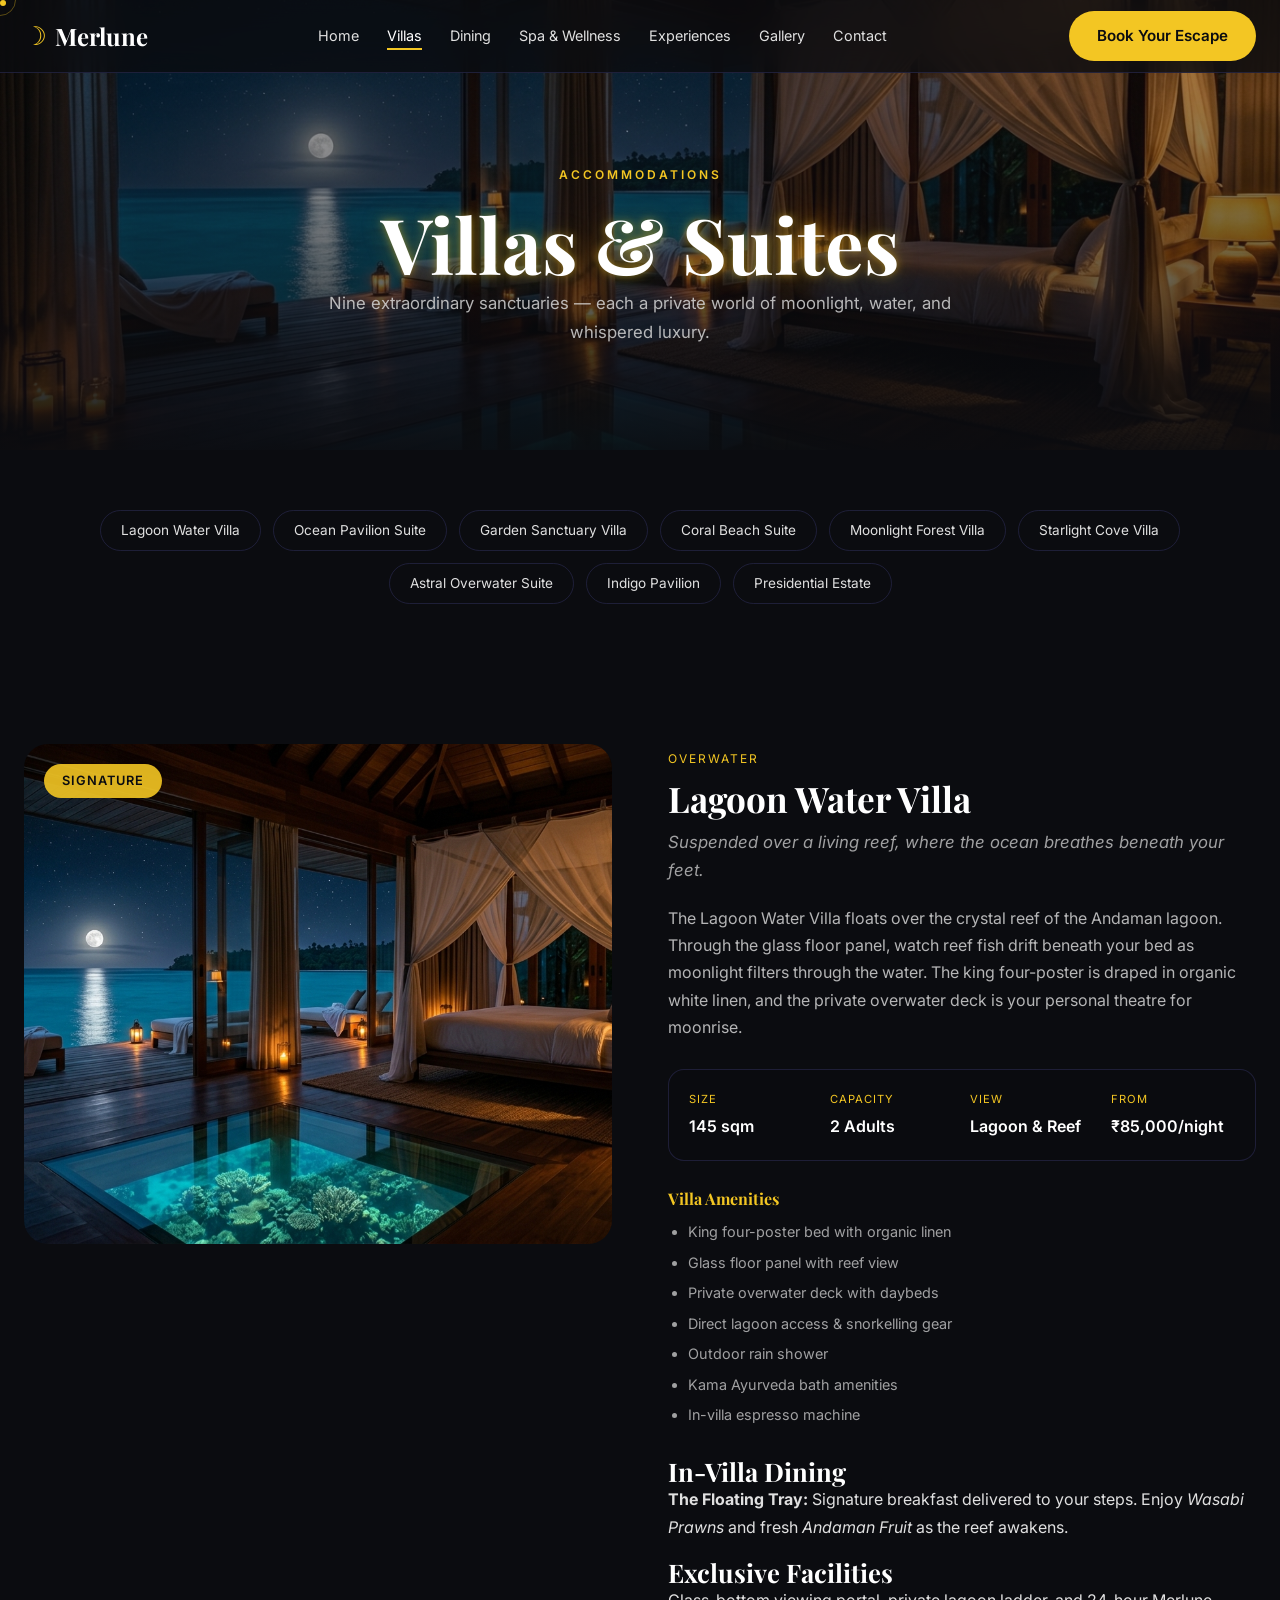
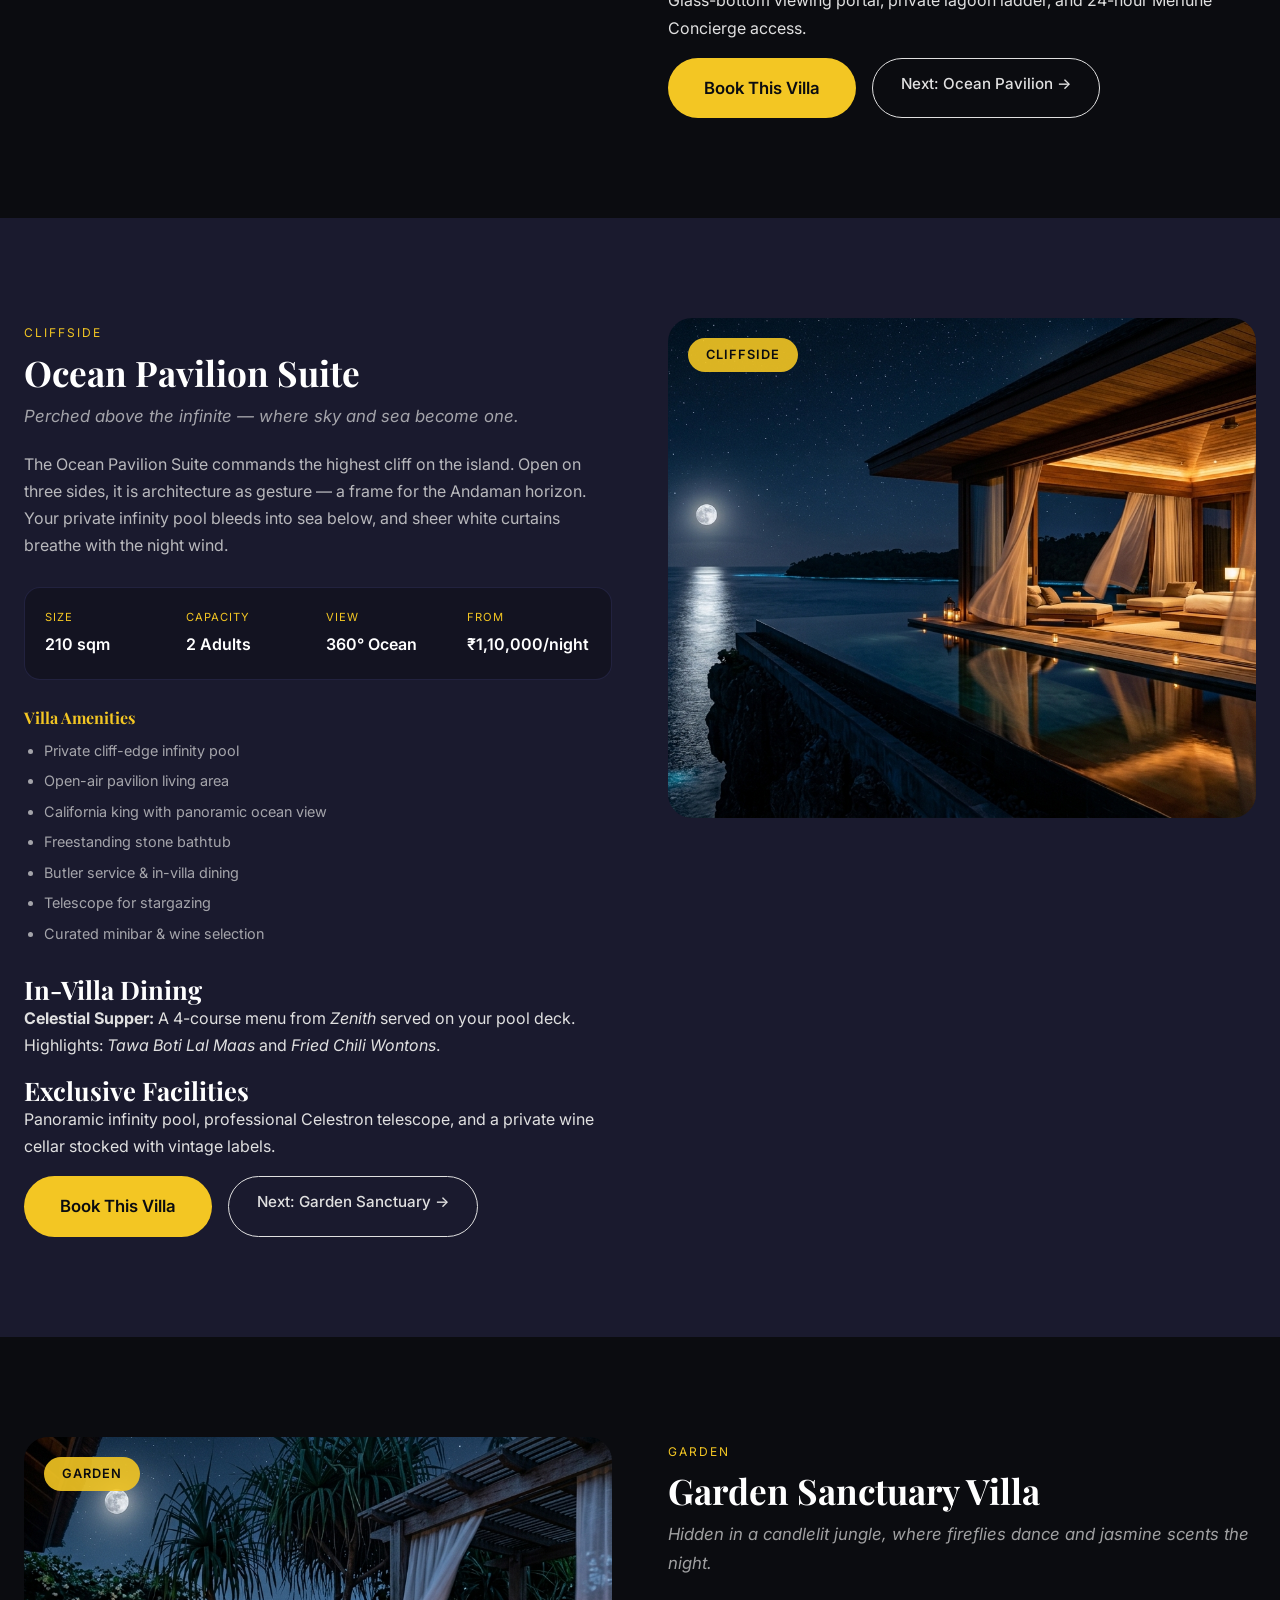
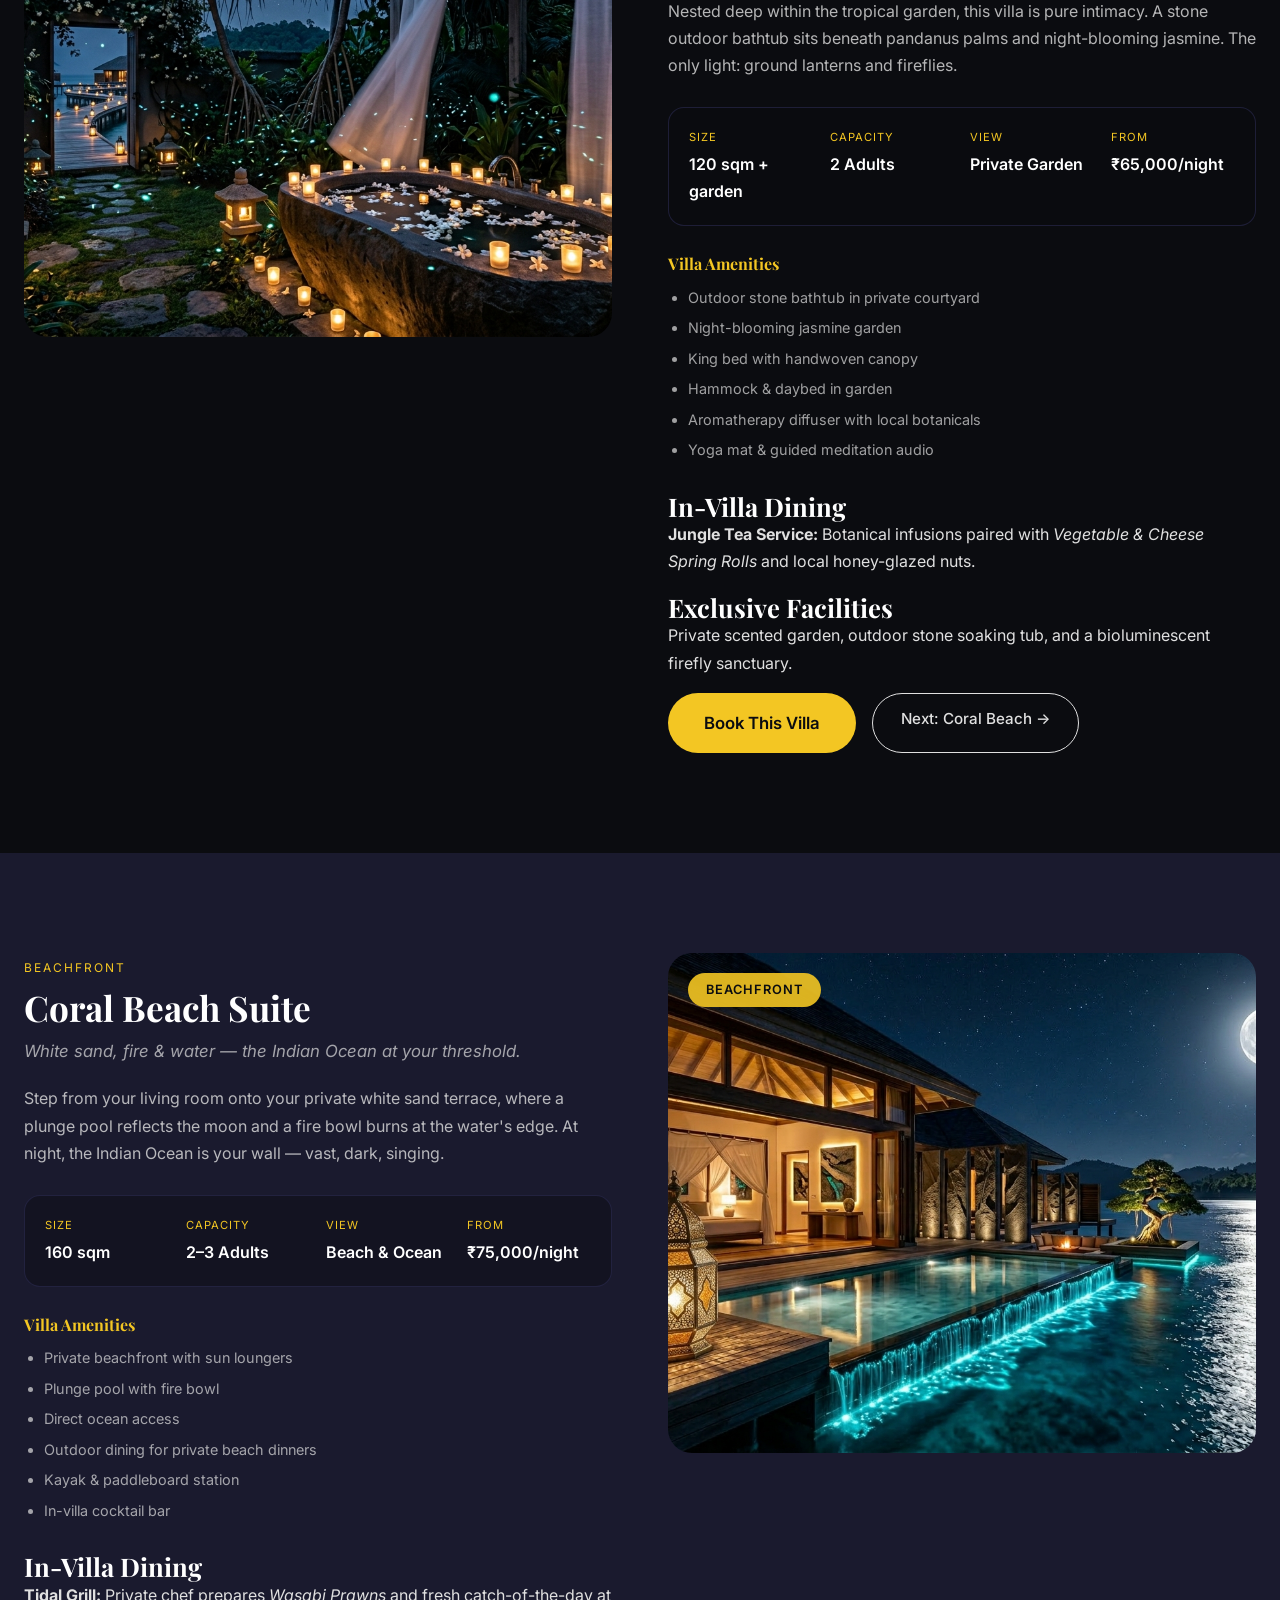
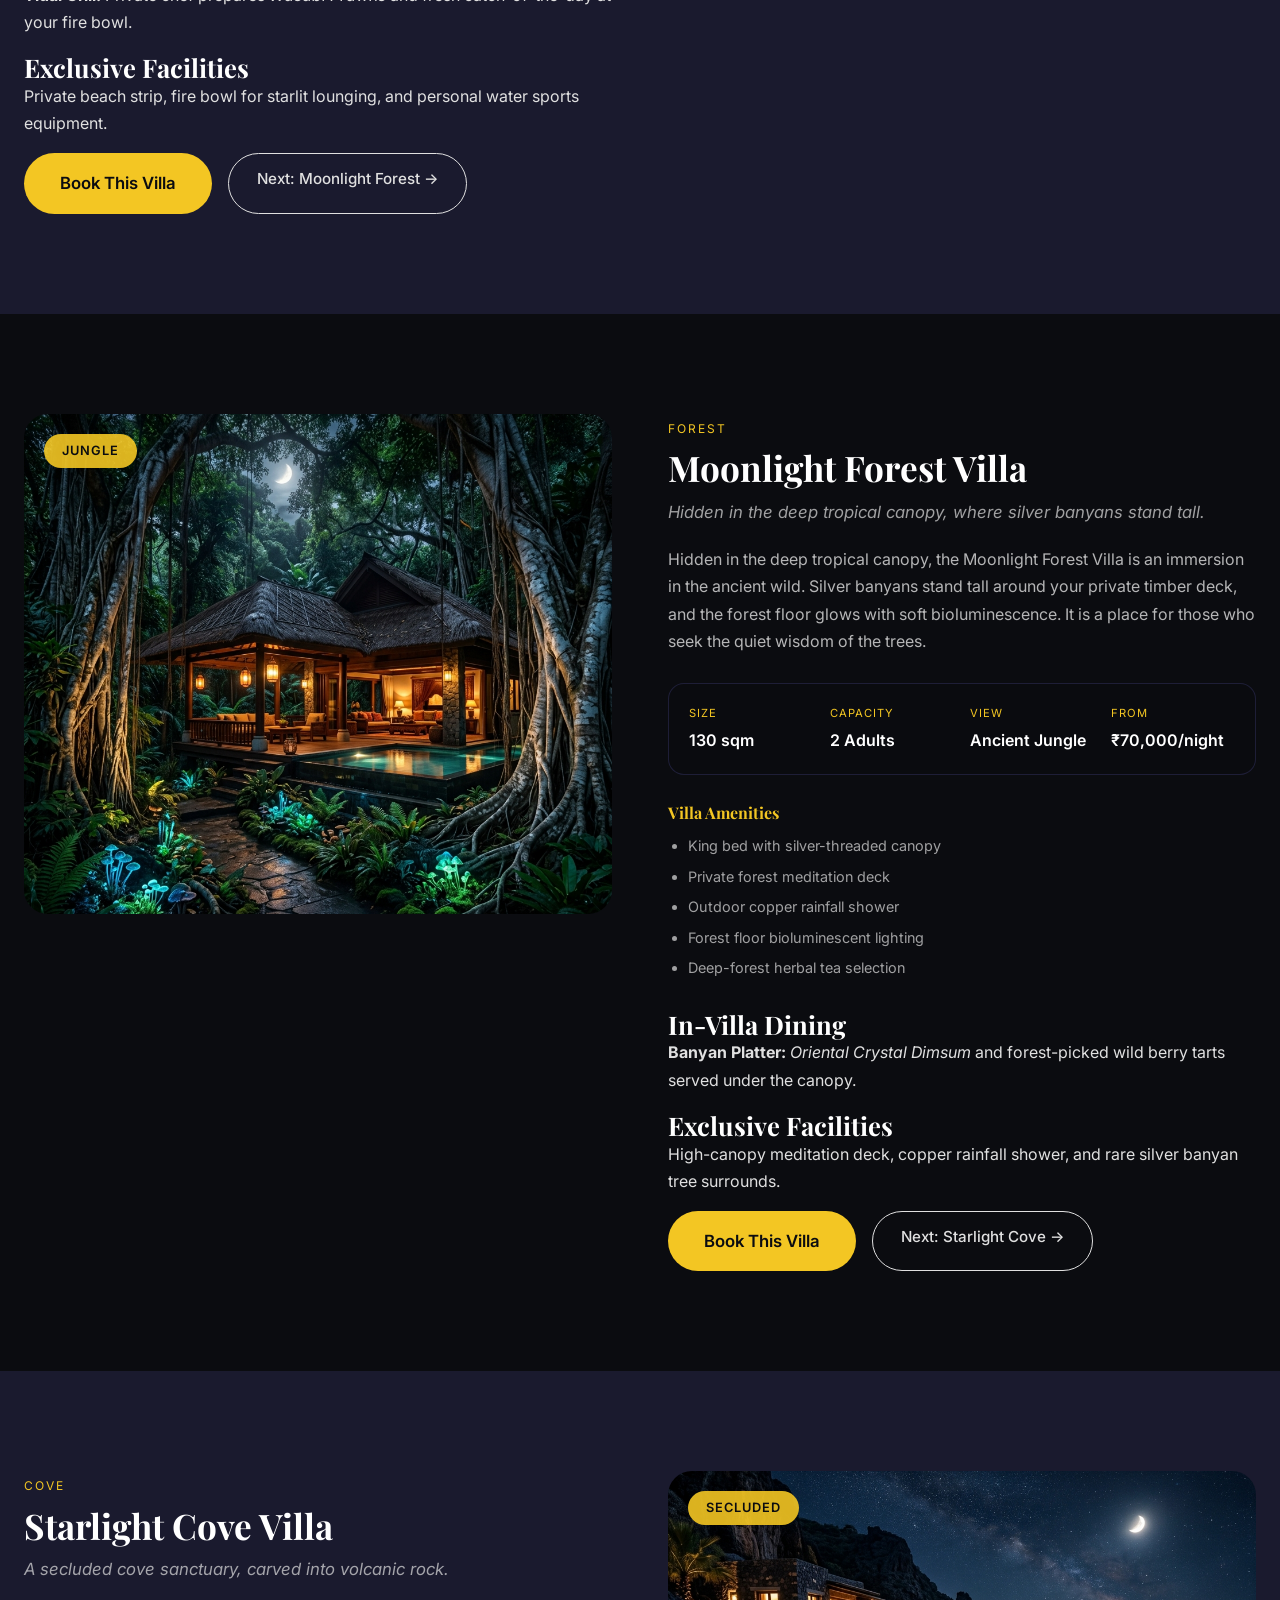
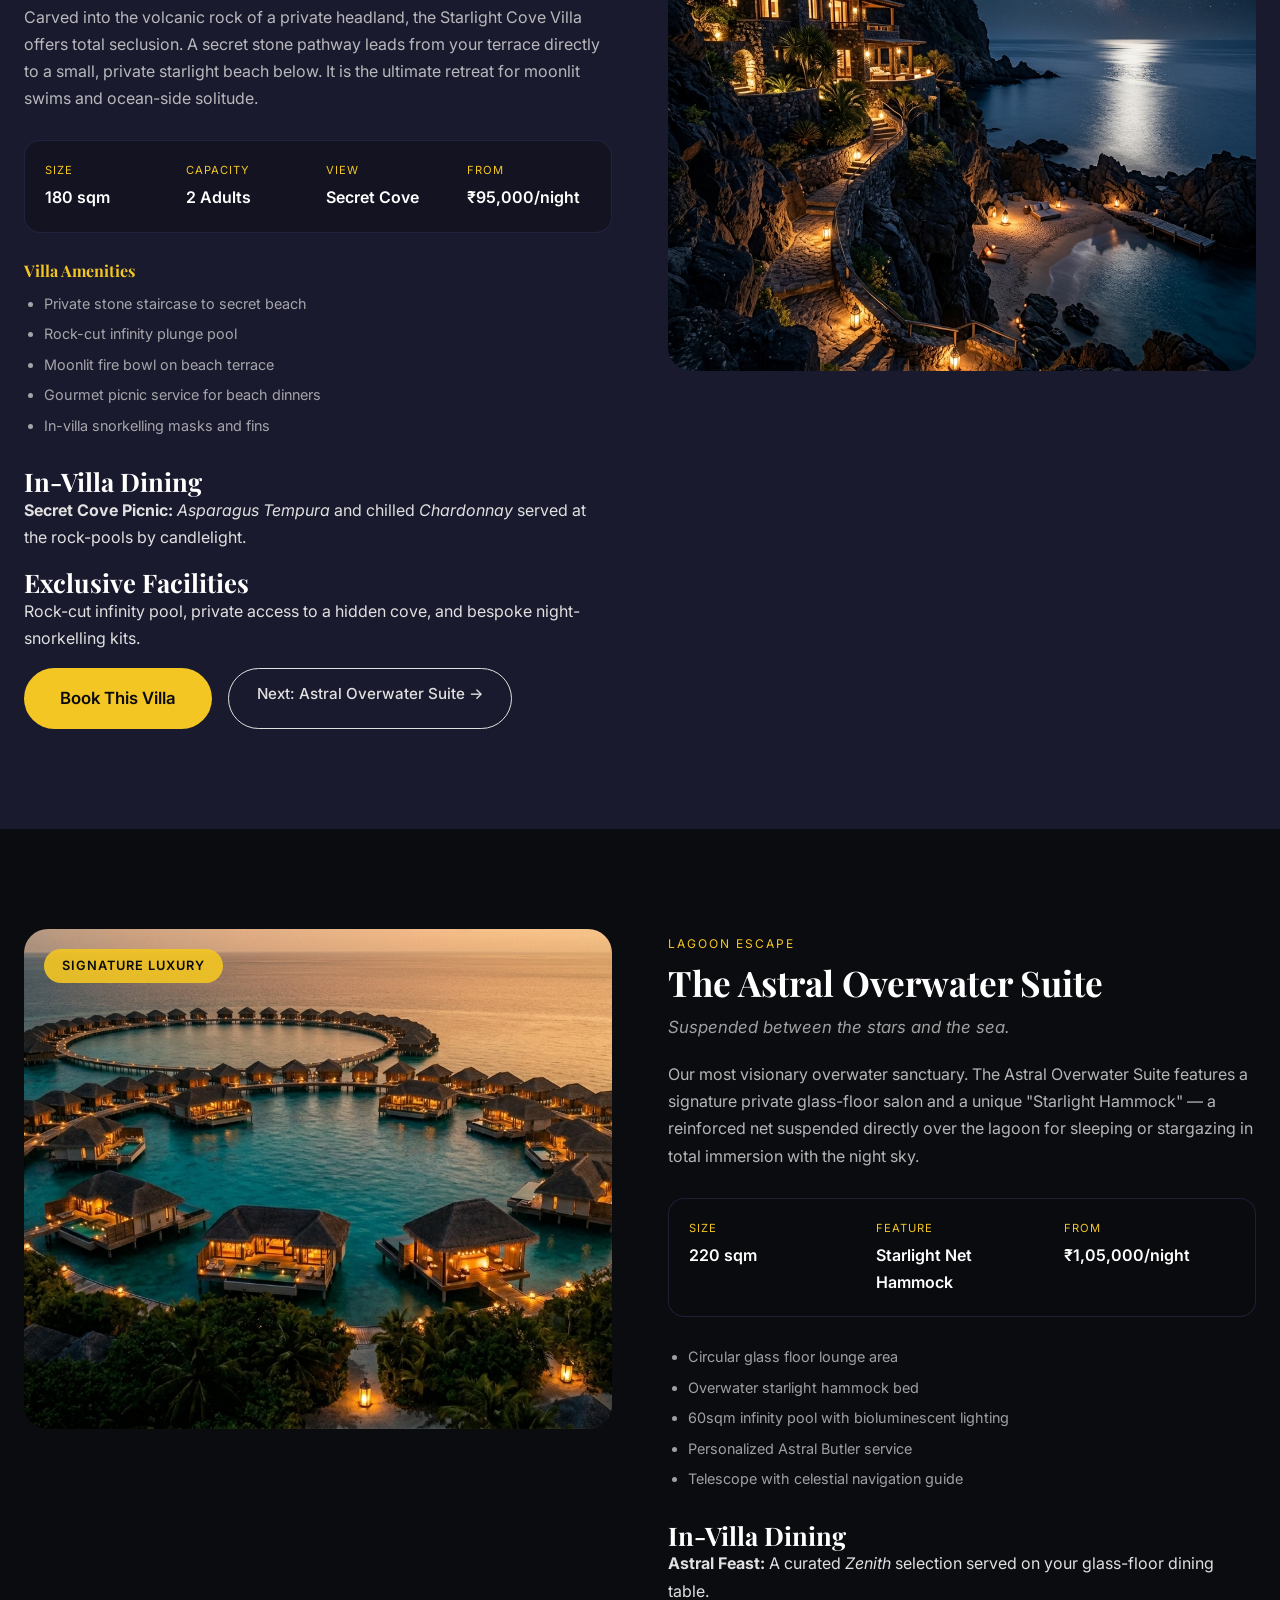
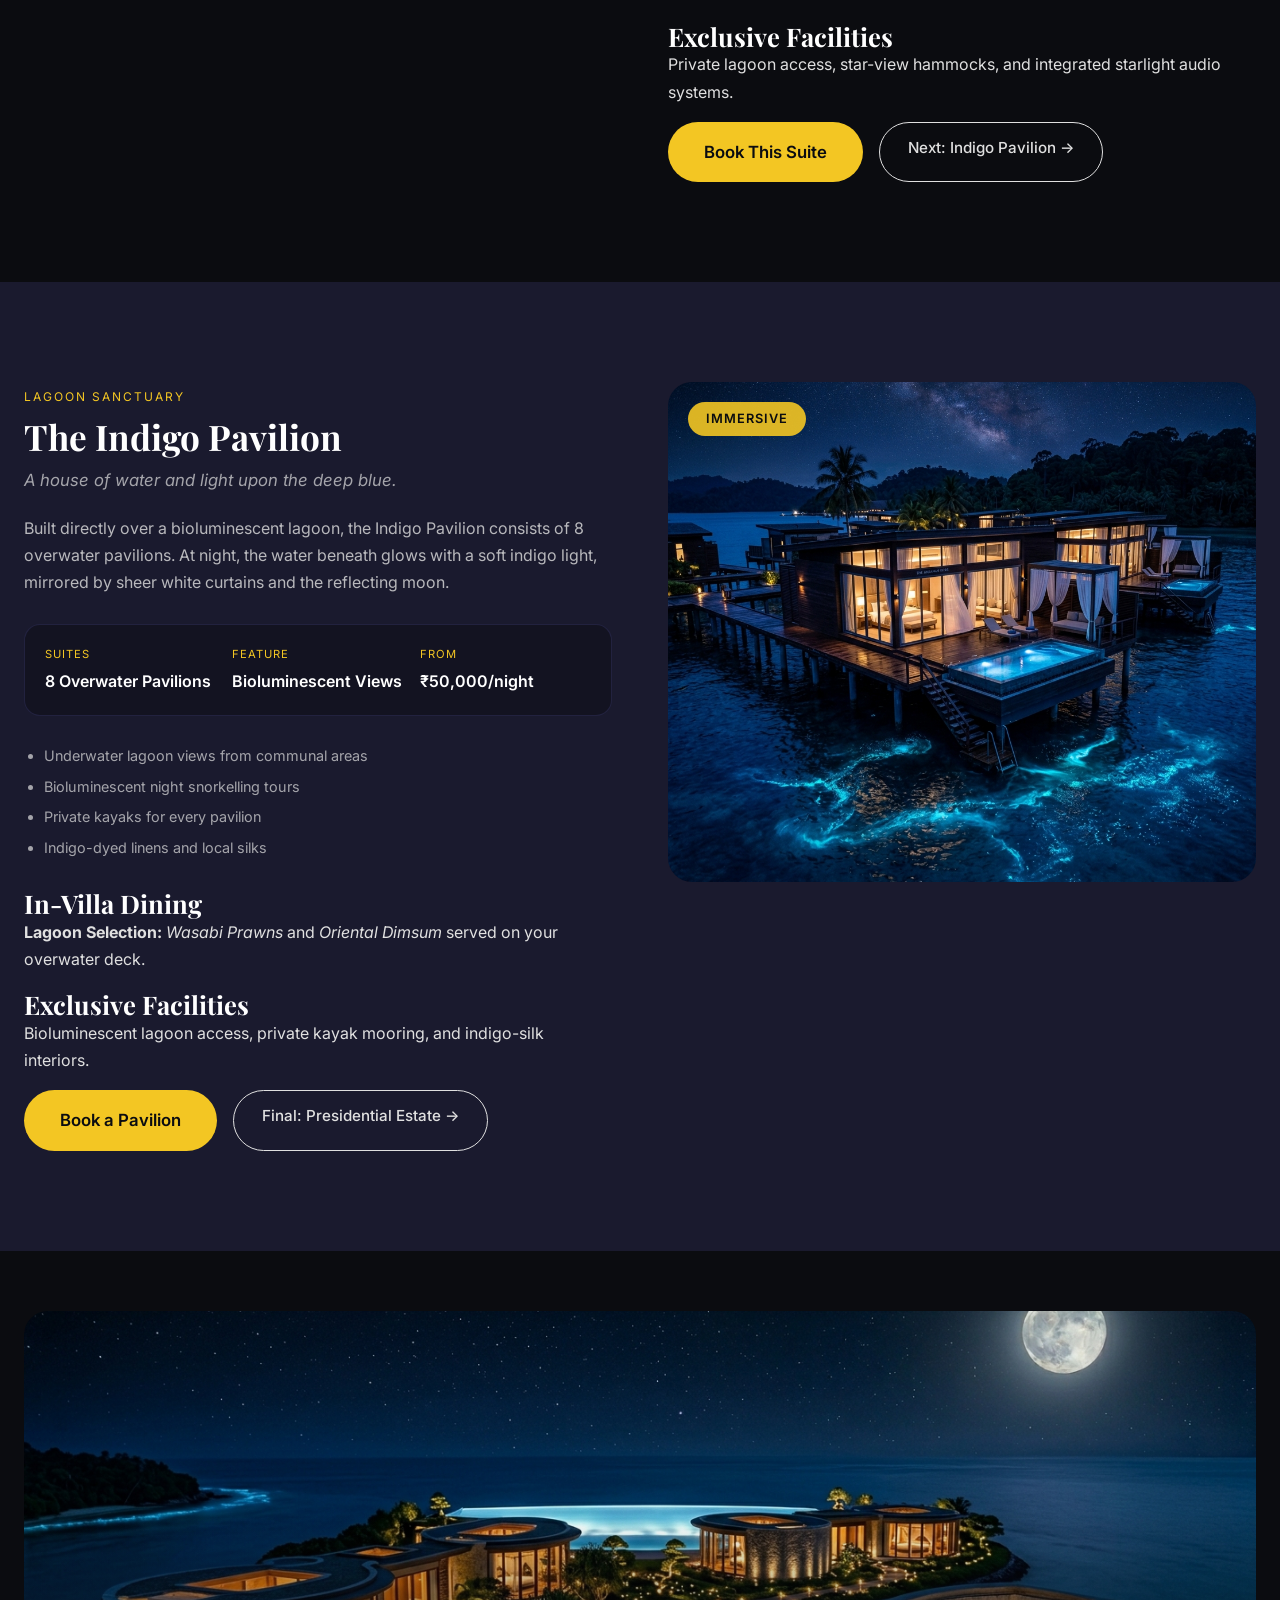
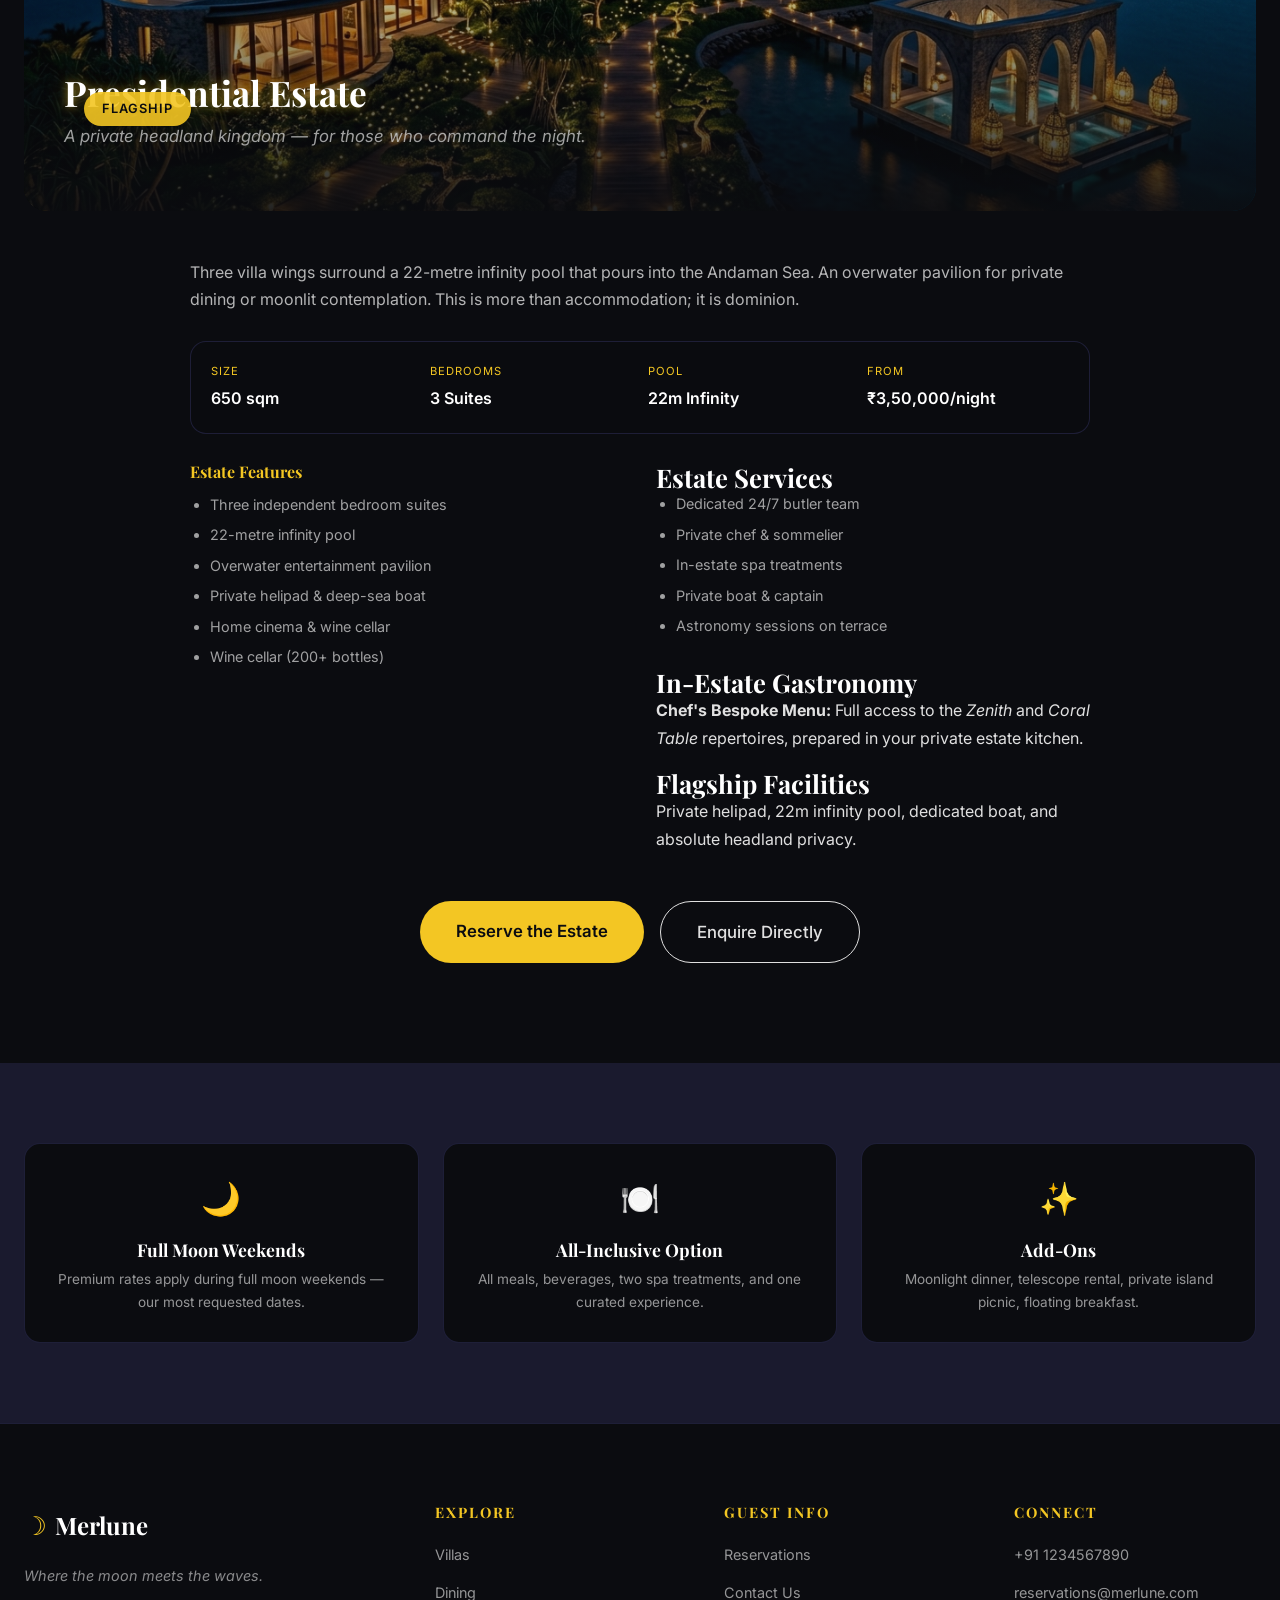
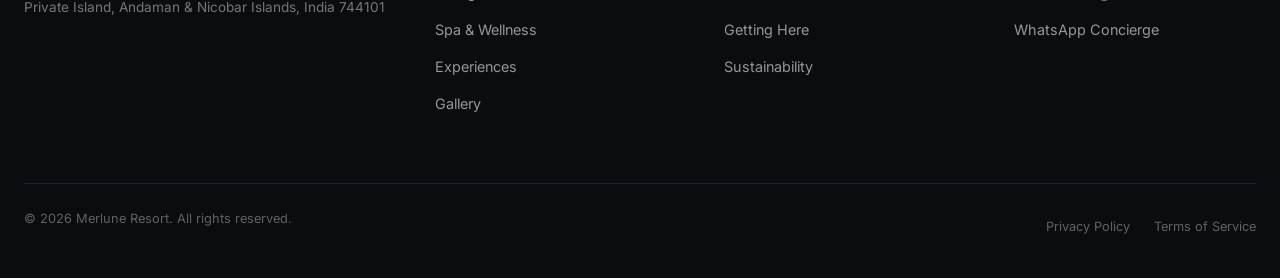
<file: villas.html>
<!DOCTYPE html>
<html lang="en">
<head>
    <meta charset="UTF-8">
    <meta name="viewport" content="width=device-width, initial-scale=1.0">
    <title>Villas &amp; Suites | Merlune Resort</title>
    <meta name="description" content="Five extraordinary villas at Merlune — from overwater lagoon sanctuaries to a private presidential estate beneath the Andaman stars.">
    <link rel="preconnect" href="https://fonts.googleapis.com">
    <link rel="preconnect" href="https://fonts.gstatic.com" crossorigin>
    <link href="https://fonts.googleapis.com/css2?family=Playfair+Display:ital,wght@0,400;0,700;1,400&family=Inter:wght@300;400;600&display=swap" rel="stylesheet">
    <link rel="stylesheet" href="css/style.css">
    <!-- HTML: forms and input fields -->
    <link rel="icon" type="image/png" href="imgs/main_img.png">
</head>
<body class="night-sky">

    <!-- NAVIGATION -->
    <header class="starlight-header" id="main-header">
        <nav class="nav-container">
            <a href="index.html" class="nav-logo"><span class="logo-icon">☽</span><span class="logo-text">Merlune</span></a>
            <ul class="nav-links" id="nav-links">
                <li><a href="index.html" class="nav-link">Home</a></li>
                <li><a href="villas.html" class="nav-link active">Villas</a></li>
                <li><a href="dining.html" class="nav-link">Dining</a></li>
                <li><a href="spa.html" class="nav-link">Spa &amp; Wellness</a></li>
                <li><a href="experiences.html" class="nav-link">Experiences</a></li>
                <li><a href="gallery.html" class="nav-link">Gallery</a></li>
                <li><a href="contact.html" class="nav-link">Contact</a></li>
            </ul>
            <a href="booking.html" class="btn-primary nav-cta">Book Your Escape</a>
            <button class="mobile-menu-toggle" id="mobile-menu-toggle" aria-label="Toggle menu">
                <span class="hamburger-line"></span><span class="hamburger-line"></span><span class="hamburger-line"></span>
            </button>
        </nav>
        <div class="mobile-nav-overlay" id="mobile-nav-overlay">
            <ul class="mobile-nav-links">
                <li><a href="index.html">Home</a></li>
                <li><a href="villas.html" class="active">Villas</a></li>
                <li><a href="dining.html">Dining</a></li>
                <li><a href="spa.html">Spa &amp; Wellness</a></li>
                <li><a href="experiences.html">Experiences</a></li>
                <li><a href="gallery.html">Gallery</a></li>
                <li><a href="contact.html">Contact</a></li>
                <li><a href="booking.html" class="btn-primary mobile-nav-cta">Book Your Escape</a></li>
            </ul>
        </div>
    </header>

    <main>
        <!-- PAGE HERO -->
        <section class="page-hero" id="villas-hero">
            <div class="page-hero-bg" style="background-image: url('imgs/img4.png');"><div class="hero-overlay"></div></div>
            <div class="page-hero-content">
                <span class="section-label">Accommodations</span>
                <h1 class="moon-glow">Villas &amp; Suites</h1>
                <p class="page-hero-subtitle">Nine extraordinary sanctuaries — each a private world of moonlight, water, and whispered luxury.</p>
            </div>
        </section>

        <!-- QUICK NAV -->
        <section class="villa-intro" id="villa-intro">
            <div class="container">
                <div class="villa-quick-nav" id="villa-quick-nav">
                    <a href="#lagoon-water-villa" class="villa-quick-link">Lagoon Water Villa</a>
                    <a href="#ocean-pavilion-suite" class="villa-quick-link">Ocean Pavilion Suite</a>
                    <a href="#garden-sanctuary-villa" class="villa-quick-link">Garden Sanctuary Villa</a>
                    <a href="#coral-beach-suite" class="villa-quick-link">Coral Beach Suite</a>
                    <a href="#moonlight-forest-villa" class="villa-quick-link">Moonlight Forest Villa</a>
                    <a href="#starlight-cove-villa" class="villa-quick-link">Starlight Cove Villa</a>
                    <a href="#astral-overwater-suite" class="villa-quick-link">Astral Overwater Suite</a>
                    <a href="#indigo-pavilion" class="villa-quick-link">Indigo Pavilion</a>
                    <a href="#presidential-estate" class="villa-quick-link">Presidential Estate</a>
                </div>
            </div>
        </section>

        <!-- VILLA 1 — LAGOON WATER VILLA (Image 4) -->
        <section class="villa-detail" id="lagoon-water-villa">
            <div class="container">
                <div class="villa-detail-grid villa-detail-left">
                    <div class="villa-detail-image">
                        <img src="imgs/img4.png" alt="Lagoon Water Villa interior at night — king four-poster bed, glass floor with reef glow, moonlit lagoon" loading="lazy">
                        <span class="villa-badge-lg">Signature</span>
                    </div>
                    <div class="villa-detail-content">
                        <span class="villa-category">Overwater</span>
                        <h2 class="villa-detail-name">Lagoon Water Villa</h2>
                        <p class="villa-detail-tagline">Suspended over a living reef, where the ocean breathes beneath your feet.</p>
                        <p class="villa-detail-description">The Lagoon Water Villa floats over the crystal reef of the Andaman lagoon. Through the glass floor panel, watch reef fish drift beneath your bed as moonlight filters through the water. The king four-poster is draped in organic white linen, and the private overwater deck is your personal theatre for moonrise.</p>
                        <div class="villa-specs">
                            <div class="villa-spec"><span class="spec-label">Size</span><span class="spec-value">145 sqm</span></div>
                            <div class="villa-spec"><span class="spec-label">Capacity</span><span class="spec-value">2 Adults</span></div>
                            <div class="villa-spec"><span class="spec-label">View</span><span class="spec-value">Lagoon &amp; Reef</span></div>
                            <div class="villa-spec"><span class="spec-label">From</span><span class="spec-value">₹85,000/night</span></div>
                        </div>
                        <h3 class="villa-amenities-title">Villa Amenities</h3>
                        <ul class="villa-amenities-list">
                            <li>King four-poster bed with organic linen</li>
                            <li>Glass floor panel with reef view</li>
                            <li>Private overwater deck with daybeds</li>
                            <li>Direct lagoon access &amp; snorkelling gear</li>
                            <li>Outdoor rain shower</li>
                            <li>Kama Ayurveda bath amenities</li>
                            <li>In-villa espresso machine</li>
                        </ul>

                        <div class="villa-features-grid">
                            <div class="feature-col">
                                <h3>In-Villa Dining</h3>
                                <p><strong>The Floating Tray:</strong> Signature breakfast delivered to your steps. Enjoy <em>Wasabi Prawns</em> and fresh <em>Andaman Fruit</em> as the reef awakens.</p>
                            </div>
                            <div class="feature-col">
                                <h3>Exclusive Facilities</h3>
                                <p>Glass-bottom viewing portal, private lagoon ladder, and 24-hour Merlune Concierge access.</p>
                            </div>
                        </div>
                        <div class="villa-detail-actions">
                            <a href="booking.html?villa=lagoon" class="btn-primary btn-lg">Book This Villa</a>
                            <a href="#ocean-pavilion-suite" class="btn-outline">Next: Ocean Pavilion →</a>
                        </div>
                    </div>
                </div>
            </div>
        </section>

        <!-- VILLA 2 — OCEAN PAVILION SUITE (Image 5) -->
        <section class="villa-detail villa-detail-alt" id="ocean-pavilion-suite">
            <div class="container">
                <div class="villa-detail-grid villa-detail-right">
                    <div class="villa-detail-content">
                        <span class="villa-category">Cliffside</span>
                        <h2 class="villa-detail-name">Ocean Pavilion Suite</h2>
                        <p class="villa-detail-tagline">Perched above the infinite — where sky and sea become one.</p>
                        <p class="villa-detail-description">The Ocean Pavilion Suite commands the highest cliff on the island. Open on three sides, it is architecture as gesture — a frame for the Andaman horizon. Your private infinity pool bleeds into sea below, and sheer white curtains breathe with the night wind.</p>
                        <div class="villa-specs">
                            <div class="villa-spec"><span class="spec-label">Size</span><span class="spec-value">210 sqm</span></div>
                            <div class="villa-spec"><span class="spec-label">Capacity</span><span class="spec-value">2 Adults</span></div>
                            <div class="villa-spec"><span class="spec-label">View</span><span class="spec-value">360° Ocean</span></div>
                            <div class="villa-spec"><span class="spec-label">From</span><span class="spec-value">₹1,10,000/night</span></div>
                        </div>
                        <h3 class="villa-amenities-title">Villa Amenities</h3>
                        <ul class="villa-amenities-list">
                            <li>Private cliff-edge infinity pool</li>
                            <li>Open-air pavilion living area</li>
                            <li>California king with panoramic ocean view</li>
                            <li>Freestanding stone bathtub</li>
                            <li>Butler service &amp; in-villa dining</li>
                            <li>Telescope for stargazing</li>
                            <li>Curated minibar &amp; wine selection</li>
                        </ul>

                        <div class="villa-features-grid">
                            <div class="feature-col">
                                <h3>In-Villa Dining</h3>
                                <p><strong>Celestial Supper:</strong> A 4-course menu from <em>Zenith</em> served on your pool deck. Highlights: <em>Tawa Boti Lal Maas</em> and <em>Fried Chili Wontons</em>.</p>
                            </div>
                            <div class="feature-col">
                                <h3>Exclusive Facilities</h3>
                                <p>Panoramic infinity pool, professional Celestron telescope, and a private wine cellar stocked with vintage labels.</p>
                            </div>
                        </div>
                        <div class="villa-detail-actions">
                            <a href="booking.html?villa=ocean" class="btn-primary btn-lg">Book This Villa</a>
                            <a href="#garden-sanctuary-villa" class="btn-outline">Next: Garden Sanctuary →</a>
                        </div>
                    </div>
                    <div class="villa-detail-image">
                        <img src="imgs/img5.png" alt="Clifftop Ocean Pavilion Suite — infinity pool at cliff edge, sheer curtains, moon over sea" loading="lazy">
                        <span class="villa-badge-lg">Cliffside</span>
                    </div>
                </div>
            </div>
        </section>

        <!-- VILLA 3 — GARDEN SANCTUARY (Image 6) -->
        <section class="villa-detail" id="garden-sanctuary-villa">
            <div class="container">
                <div class="villa-detail-grid villa-detail-left">
                    <div class="villa-detail-image">
                        <img src="imgs/img6.png" alt="Garden Sanctuary Villa — lanterns, fireflies, stone bathtub, night-blooming jasmine" loading="lazy">
                        <span class="villa-badge-lg">Garden</span>
                    </div>
                    <div class="villa-detail-content">
                        <span class="villa-category">Garden</span>
                        <h2 class="villa-detail-name">Garden Sanctuary Villa</h2>
                        <p class="villa-detail-tagline">Hidden in a candlelit jungle, where fireflies dance and jasmine scents the night.</p>
                        <p class="villa-detail-description">Nested deep within the tropical garden, this villa is pure intimacy. A stone outdoor bathtub sits beneath pandanus palms and night-blooming jasmine. The only light: ground lanterns and fireflies.</p>
                        <div class="villa-specs">
                            <div class="villa-spec"><span class="spec-label">Size</span><span class="spec-value">120 sqm + garden</span></div>
                            <div class="villa-spec"><span class="spec-label">Capacity</span><span class="spec-value">2 Adults</span></div>
                            <div class="villa-spec"><span class="spec-label">View</span><span class="spec-value">Private Garden</span></div>
                            <div class="villa-spec"><span class="spec-label">From</span><span class="spec-value">₹65,000/night</span></div>
                        </div>
                        <h3 class="villa-amenities-title">Villa Amenities</h3>
                        <ul class="villa-amenities-list">
                            <li>Outdoor stone bathtub in private courtyard</li>
                            <li>Night-blooming jasmine garden</li>
                            <li>King bed with handwoven canopy</li>
                            <li>Hammock &amp; daybed in garden</li>
                            <li>Aromatherapy diffuser with local botanicals</li>
                            <li>Yoga mat &amp; guided meditation audio</li>
                        </ul>

                        <div class="villa-features-grid">
                            <div class="feature-col">
                                <h3>In-Villa Dining</h3>
                                <p><strong>Jungle Tea Service:</strong> Botanical infusions paired with <em>Vegetable &amp; Cheese Spring Rolls</em> and local honey-glazed nuts.</p>
                            </div>
                            <div class="feature-col">
                                <h3>Exclusive Facilities</h3>
                                <p>Private scented garden, outdoor stone soaking tub, and a bioluminescent firefly sanctuary.</p>
                            </div>
                        </div>
                        <div class="villa-detail-actions">
                            <a href="booking.html?villa=garden" class="btn-primary btn-lg">Book This Villa</a>
                            <a href="#coral-beach-suite" class="btn-outline">Next: Coral Beach →</a>
                        </div>
                    </div>
                </div>
            </div>
        </section>

        <!-- VILLA 4 — CORAL BEACH SUITE (Image 7) -->
        <section class="villa-detail villa-detail-alt" id="coral-beach-suite">
            <div class="container">
                <div class="villa-detail-grid villa-detail-right">
                    <div class="villa-detail-content">
                        <span class="villa-category">Beachfront</span>
                        <h2 class="villa-detail-name">Coral Beach Suite</h2>
                        <p class="villa-detail-tagline">White sand, fire &amp; water — the Indian Ocean at your threshold.</p>
                        <p class="villa-detail-description">Step from your living room onto your private white sand terrace, where a plunge pool reflects the moon and a fire bowl burns at the water's edge. At night, the Indian Ocean is your wall — vast, dark, singing.</p>
                        <div class="villa-specs">
                            <div class="villa-spec"><span class="spec-label">Size</span><span class="spec-value">160 sqm</span></div>
                            <div class="villa-spec"><span class="spec-label">Capacity</span><span class="spec-value">2–3 Adults</span></div>
                            <div class="villa-spec"><span class="spec-label">View</span><span class="spec-value">Beach &amp; Ocean</span></div>
                            <div class="villa-spec"><span class="spec-label">From</span><span class="spec-value">₹75,000/night</span></div>
                        </div>
                        <h3 class="villa-amenities-title">Villa Amenities</h3>
                        <ul class="villa-amenities-list">
                            <li>Private beachfront with sun loungers</li>
                            <li>Plunge pool with fire bowl</li>
                            <li>Direct ocean access</li>
                            <li>Outdoor dining for private beach dinners</li>
                            <li>Kayak &amp; paddleboard station</li>
                            <li>In-villa cocktail bar</li>
                        </ul>

                        <div class="villa-features-grid">
                            <div class="feature-col">
                                <h3>In-Villa Dining</h3>
                                <p><strong>Tidal Grill:</strong> Private chef prepares <em>Wasabi Prawns</em> and fresh catch-of-the-day at your fire bowl.</p>
                            </div>
                            <div class="feature-col">
                                <h3>Exclusive Facilities</h3>
                                <p>Private beach strip, fire bowl for starlit lounging, and personal water sports equipment.</p>
                            </div>
                        </div>
                        <div class="villa-detail-actions">
                            <a href="booking.html?villa=coral" class="btn-primary btn-lg">Book This Villa</a>
                            <a href="#moonlight-forest-villa" class="btn-outline">Next: Moonlight Forest →</a>
                        </div>
                    </div>
                    <div class="villa-detail-image">
                        <img src="imgs/img7.png" alt="Coral Beach Suite — plunge pool, fire bowl, white sand, moonlit Indian Ocean" loading="lazy">
                        <span class="villa-badge-lg">Beachfront</span>
                    </div>
                </div>
            </div>
        </section>

        <!-- VILLA 5 — MOONLIGHT FOREST VILLA -->
        <section class="villa-detail" id="moonlight-forest-villa">
            <div class="container">
                <div class="villa-detail-grid villa-detail-left">
                    <div class="villa-detail-image">
                        <img src="imgs/moonlight_forest_villa.png" alt="Moonlight Forest Villa — silver banyans, bioluminescent forest floor" loading="lazy">
                        <span class="villa-badge-lg">Jungle</span>
                    </div>
                    <div class="villa-detail-content">
                        <span class="villa-category">Forest</span>
                        <h2 class="villa-detail-name">Moonlight Forest Villa</h2>
                        <p class="villa-detail-tagline">Hidden in the deep tropical canopy, where silver banyans stand tall.</p>
                        <p class="villa-detail-description">Hidden in the deep tropical canopy, the Moonlight Forest Villa is an immersion in the ancient wild. Silver banyans stand tall around your private timber deck, and the forest floor glows with soft bioluminescence. It is a place for those who seek the quiet wisdom of the trees.</p>
                        <div class="villa-specs">
                            <div class="villa-spec"><span class="spec-label">Size</span><span class="spec-value">130 sqm</span></div>
                            <div class="villa-spec"><span class="spec-label">Capacity</span><span class="spec-value">2 Adults</span></div>
                            <div class="villa-spec"><span class="spec-label">View</span><span class="spec-value">Ancient Jungle</span></div>
                            <div class="villa-spec"><span class="spec-label">From</span><span class="spec-value">₹70,000/night</span></div>
                        </div>
                        <h3 class="villa-amenities-title">Villa Amenities</h3>
                        <ul class="villa-amenities-list">
                            <li>King bed with silver-threaded canopy</li>
                            <li>Private forest meditation deck</li>
                            <li>Outdoor copper rainfall shower</li>
                            <li>Forest floor bioluminescent lighting</li>
                            <li>Deep-forest herbal tea selection</li>
                        </ul>

                        <div class="villa-features-grid">
                            <div class="feature-col">
                                <h3>In-Villa Dining</h3>
                                <p><strong>Banyan Platter:</strong> <em>Oriental Crystal Dimsum</em> and forest-picked wild berry tarts served under the canopy.</p>
                            </div>
                            <div class="feature-col">
                                <h3>Exclusive Facilities</h3>
                                <p>High-canopy meditation deck, copper rainfall shower, and rare silver banyan tree surrounds.</p>
                            </div>
                        </div>
                        <div class="villa-detail-actions">
                            <a href="booking.html?villa=forest" class="btn-primary btn-lg">Book This Villa</a>
                            <a href="#starlight-cove-villa" class="btn-outline">Next: Starlight Cove →</a>
                        </div>
                    </div>
                </div>
            </div>
        </section>

        <!-- VILLA 6 — STARLIGHT COVE VILLA -->
        <section class="villa-detail villa-detail-alt" id="starlight-cove-villa">
            <div class="container">
                <div class="villa-detail-grid villa-detail-right">
                    <div class="villa-detail-content">
                        <span class="villa-category">Cove</span>
                        <h2 class="villa-detail-name">Starlight Cove Villa</h2>
                        <p class="villa-detail-tagline">A secluded cove sanctuary, carved into volcanic rock.</p>
                        <p class="villa-detail-description">Carved into the volcanic rock of a private headland, the Starlight Cove Villa offers total seclusion. A secret stone pathway leads from your terrace directly to a small, private starlight beach below. It is the ultimate retreat for moonlit swims and ocean-side solitude.</p>
                        <div class="villa-specs">
                            <div class="villa-spec"><span class="spec-label">Size</span><span class="spec-value">180 sqm</span></div>
                            <div class="villa-spec"><span class="spec-label">Capacity</span><span class="spec-value">2 Adults</span></div>
                            <div class="villa-spec"><span class="spec-label">View</span><span class="spec-value">Secret Cove</span></div>
                            <div class="villa-spec"><span class="spec-label">From</span><span class="spec-value">₹95,000/night</span></div>
                        </div>
                        <h3 class="villa-amenities-title">Villa Amenities</h3>
                        <ul class="villa-amenities-list">
                            <li>Private stone staircase to secret beach</li>
                            <li>Rock-cut infinity plunge pool</li>
                            <li>Moonlit fire bowl on beach terrace</li>
                            <li>Gourmet picnic service for beach dinners</li>
                            <li>In-villa snorkelling masks and fins</li>
                        </ul>

                        <div class="villa-features-grid">
                            <div class="feature-col">
                                <h3>In-Villa Dining</h3>
                                <p><strong>Secret Cove Picnic:</strong> <em>Asparagus Tempura</em> and chilled <em>Chardonnay</em> served at the rock-pools by candlelight.</p>
                            </div>
                            <div class="feature-col">
                                <h3>Exclusive Facilities</h3>
                                <p>Rock-cut infinity pool, private access to a hidden cove, and bespoke night-snorkelling kits.</p>
                            </div>
                        </div>
                        <div class="villa-detail-actions">
                            <a href="booking.html?villa=cove" class="btn-primary btn-lg">Book This Villa</a>
                            <a href="#astral-overwater-suite" class="btn-outline">Next: Astral Overwater Suite →</a>
                        </div>
                    </div>
                    <div class="villa-detail-image">
                        <img src="imgs/starlight_cove_villa.png" alt="Starlight Cove Villa — volcanic rock path to secret beach" loading="lazy">
                        <span class="villa-badge-lg">Secluded</span>
                    </div>
                </div>
            </div>
        </section>

        <!-- VILLA 7 — ASTRAL OVERWATER SUITE -->
        <section class="villa-detail" id="astral-overwater-suite">
            <div class="container">
                <div class="villa-detail-grid villa-detail-left">
                    <div class="villa-detail-image">
                        <img src="imgs/img20.png" alt="The Astral Overwater Suite — starlight lagoon" loading="lazy">
                        <span class="villa-badge-lg">Signature Luxury</span>
                    </div>
                    <div class="villa-detail-content">
                        <span class="villa-category">Lagoon Escape</span>
                        <h2 class="villa-detail-name">The Astral Overwater Suite</h2>
                        <p class="villa-detail-tagline">Suspended between the stars and the sea.</p>
                        <p class="villa-detail-description">Our most visionary overwater sanctuary. The Astral Overwater Suite features a signature private glass-floor salon and a unique "Starlight Hammock" — a reinforced net suspended directly over the lagoon for sleeping or stargazing in total immersion with the night sky.</p>
                        <div class="villa-specs">
                            <div class="villa-spec"><span class="spec-label">Size</span><span class="spec-value">220 sqm</span></div>
                            <div class="villa-spec"><span class="spec-label">Feature</span><span class="spec-value">Starlight Net Hammock</span></div>
                            <div class="villa-spec"><span class="spec-label">From</span><span class="spec-value">₹1,05,000/night</span></div>
                        </div>
                        <ul class="villa-amenities-list">
                            <li>Circular glass floor lounge area</li>
                            <li>Overwater starlight hammock bed</li>
                            <li>60sqm infinity pool with bioluminescent lighting</li>
                            <li>Personalized Astral Butler service</li>
                            <li>Telescope with celestial navigation guide</li>
                        </ul>

                        <div class="villa-features-grid">
                            <div class="feature-col">
                                <h3>In-Villa Dining</h3>
                                <p><strong>Astral Feast:</strong> A curated <em>Zenith</em> selection served on your glass-floor dining table.</p>
                            </div>
                            <div class="feature-col">
                                <h3>Exclusive Facilities</h3>
                                <p>Private lagoon access, star-view hammocks, and integrated starlight audio systems.</p>
                            </div>
                        </div>
                        <div class="villa-detail-actions">
                            <a href="booking.html?villa=astral" class="btn-primary btn-lg">Book This Suite</a>
                            <a href="#indigo-pavilion" class="btn-outline">Next: Indigo Pavilion →</a>
                        </div>
                    </div>
                </div>
            </div>
        </section>

        <!-- VILLA 8 — INDIGO PAVILION -->
        <section class="villa-detail villa-detail-alt" id="indigo-pavilion">
            <div class="container">
                <div class="villa-detail-grid villa-detail-right">
                    <div class="villa-detail-content">
                        <span class="villa-category">Lagoon Sanctuary</span>
                        <h2 class="villa-detail-name">The Indigo Pavilion</h2>
                        <p class="villa-detail-tagline">A house of water and light upon the deep blue.</p>
                        <p class="villa-detail-description">Built directly over a bioluminescent lagoon, the Indigo Pavilion consists of 8 overwater pavilions. At night, the water beneath glows with a soft indigo light, mirrored by sheer white curtains and the reflecting moon.</p>
                        <div class="villa-specs">
                            <div class="villa-spec"><span class="spec-label">Suites</span><span class="spec-value">8 Overwater Pavilions</span></div>
                            <div class="villa-spec"><span class="spec-label">Feature</span><span class="spec-value">Bioluminescent Views</span></div>
                            <div class="villa-spec"><span class="spec-label">From</span><span class="spec-value">₹50,000/night</span></div>
                        </div>
                        <ul class="villa-amenities-list">
                            <li>Underwater lagoon views from communal areas</li>
                            <li>Bioluminescent night snorkelling tours</li>
                            <li>Private kayaks for every pavilion</li>
                            <li>Indigo-dyed linens and local silks</li>
                        </ul>

                        <div class="villa-features-grid">
                            <div class="feature-col">
                                <h3>In-Villa Dining</h3>
                                <p><strong>Lagoon Selection:</strong> <em>Wasabi Prawns</em> and <em>Oriental Dimsum</em> served on your overwater deck.</p>
                            </div>
                            <div class="feature-col">
                                <h3>Exclusive Facilities</h3>
                                <p>Bioluminescent lagoon access, private kayak mooring, and indigo-silk interiors.</p>
                            </div>
                        </div>
                        <div class="villa-detail-actions">
                            <a href="booking.html?villa=indigo" class="btn-primary btn-lg">Book a Pavilion</a>
                            <a href="#presidential-estate" class="btn-outline">Final: Presidential Estate →</a>
                        </div>
                    </div>
                    <div class="villa-detail-image">
                        <img src="imgs/hotel_indigo.png" alt="The Indigo Pavilion — overwater luxury" loading="lazy">
                        <span class="villa-badge-lg">Immersive</span>
                    </div>
                </div>
            </div>
        </section>

        <!-- VILLA 9 — PRESIDENTIAL ESTATE (Flagship - Moved to end) -->
        <section class="villa-detail villa-detail-featured" id="presidential-estate">
            <div class="container">
                <div class="villa-detail-hero">
                    <img src="imgs/img8.png" alt="Presidential Estate — vast headland estate, 22m infinity pool, overwater pavilion, stars" loading="lazy">
                    <div class="villa-detail-hero-overlay"></div>
                    <div class="villa-detail-hero-content">
                        <span class="villa-badge-lg">Flagship</span>
                        <h2 class="villa-detail-name moon-glow">Presidential Estate</h2>
                        <p class="villa-detail-tagline">A private headland kingdom — for those who command the night.</p>
                    </div>
                </div>
                <div class="villa-detail-full-content">
                    <p class="villa-detail-description">Three villa wings surround a 22-metre infinity pool that pours into the Andaman Sea. An overwater pavilion for private dining or moonlit contemplation. This is more than accommodation; it is dominion.</p>
                    <div class="villa-specs villa-specs-wide">
                        <div class="villa-spec"><span class="spec-label">Size</span><span class="spec-value">650 sqm</span></div>
                        <div class="villa-spec"><span class="spec-label">Bedrooms</span><span class="spec-value">3 Suites</span></div>
                        <div class="villa-spec"><span class="spec-label">Pool</span><span class="spec-value">22m Infinity</span></div>
                        <div class="villa-spec"><span class="spec-label">From</span><span class="spec-value">₹3,50,000/night</span></div>
                    </div>
                    <div class="villa-amenities-columns">
                        <div class="villa-amenities-col">
                            <h3 class="villa-amenities-title">Estate Features</h3>
                            <ul class="villa-amenities-list">
                                <li>Three independent bedroom suites</li>
                                <li>22-metre infinity pool</li>
                                <li>Overwater entertainment pavilion</li>
                                <li>Private helipad &amp; deep-sea boat</li>
                                <li>Home cinema &amp; wine cellar</li>
                                <li>Wine cellar (200+ bottles)</li>
                            </ul>
                        </div>
                        <div class="villa-amenities-col">
                                <h3>Estate Services</h3>
                                <ul class="villa-amenities-list">
                                    <li>Dedicated 24/7 butler team</li>
                                    <li>Private chef &amp; sommelier</li>
                                    <li>In-estate spa treatments</li>
                                    <li>Private boat &amp; captain</li>
                                    <li>Astronomy sessions on terrace</li>
                                </ul>

                                <div class="villa-features-grid">
                                    <div class="feature-col">
                                        <h3>In-Estate Gastronomy</h3>
                                        <p><strong>Chef's Bespoke Menu:</strong> Full access to the <em>Zenith</em> and <em>Coral Table</em> repertoires, prepared in your private estate kitchen.</p>
                                    </div>
                                    <div class="feature-col">
                                        <h3>Flagship Facilities</h3>
                                        <p>Private helipad, 22m infinity pool, dedicated boat, and absolute headland privacy.</p>
                                    </div>
                                </div>
                        </div>
                    </div>
                    <div class="villa-detail-actions villa-detail-actions-center">
                        <a href="booking.html?villa=presidential" class="btn-primary btn-lg">Reserve the Estate</a>
                        <a href="contact.html" class="btn-outline btn-lg">Enquire Directly</a>
                    </div>
                </div>
            </div>
        </section>

        <!-- POLICIES -->
        <section class="villa-policies" id="villa-policies">
            <div class="container">
                <div class="policies-grid">
                    <div class="policy-card">
                        <span class="policy-icon">🌙</span>
                        <h3>Full Moon Weekends</h3>
                        <p>Premium rates apply during full moon weekends — our most requested dates.</p>
                    </div>
                    <div class="policy-card">
                        <span class="policy-icon">🍽️</span>
                        <h3>All-Inclusive Option</h3>
                        <p>All meals, beverages, two spa treatments, and one curated experience.</p>
                    </div>
                    <div class="policy-card">
                        <span class="policy-icon">✨</span>
                        <h3>Add-Ons</h3>
                        <p>Moonlight dinner, telescope rental, private island picnic, floating breakfast.</p>
                    </div>
                </div>
            </div>
        </section>
    </main>

    <!-- FOOTER -->
    <footer class="site-footer" id="site-footer">
        <div class="container">
            <div class="footer-grid">
                <div class="footer-col footer-brand">
                    <a href="index.html" class="footer-logo"><span class="logo-icon">☽</span><span class="logo-text">Merlune</span></a>
                    <p class="footer-tagline">Where the moon meets the waves.</p>
                    <p class="footer-address">Private Island, Andaman &amp; Nicobar Islands, India 744101</p>
                </div>
                <div class="footer-col">
                    <h4 class="footer-heading">Explore</h4>
                    <ul class="footer-links">
                        <li><a href="villas.html">Villas</a></li>
                        <li><a href="dining.html">Dining</a></li>
                        <li><a href="spa.html">Spa &amp; Wellness</a></li>
                        <li><a href="experiences.html">Experiences</a></li>
                        <li><a href="gallery.html">Gallery</a></li>
                    </ul>
                </div>
                <div class="footer-col">
                    <h4 class="footer-heading">Guest Info</h4>
                    <ul class="footer-links">
                        <li><a href="booking.html">Reservations</a></li>
                        <li><a href="contact.html">Contact Us</a></li>
                        <li><a href="#">Getting Here</a></li>
                        <li><a href="#">Sustainability</a></li>
                    </ul>
                </div>
                <div class="footer-col">
                    <h4 class="footer-heading">Connect</h4>
                    <ul class="footer-contact">
                        <li><a href="tel:+911234567890">+91 1234567890</a></li>
                        <li><a href="mailto:reservations@merlune.com">reservations@merlune.com</a></li>
                        <li><a href="https://wa.me/911234567890" target="_blank" rel="noopener">WhatsApp Concierge</a></li>
                    </ul>
                </div>
            </div>
            <div class="footer-bottom">
                <p class="footer-copyright">&copy; 2026 Merlune Resort. All rights reserved.</p>
                <div class="footer-legal">
                    <a href="#">Privacy Policy</a>
                    <a href="#">Terms of Service</a>
                </div>
            </div>
        </div>
    </footer>
    <script src="js/merlune-main.js"></script>
</body>
</html>
</file>
<file: css/style.css>
/* ============================================
   MERLUNE RESORT — Night Theme Stylesheet
   ============================================ */

/* CSS: responsive design using media queries */

/* --- CSS Variables / Design Tokens --- */
:root {
    --deep-sky: #0B0C10;
    --midnight: #1A1A2E;
    --moon-glow: #E0E0E0;
    --star-dust: #F3C623;
    --twilight: #2C2C54;
    --lunar-white: #FFFFFF;
    --star-dust-hover: #FFD966;
    --glass-bg: rgba(26, 26, 46, 0.85);
    --card-border: rgba(44, 44, 84, 0.6);
    --shadow-dark: rgba(0, 0, 0, 0.5);
    --font-heading: 'Playfair Display', Georgia, serif;
    --font-body: 'Inter', 'Montserrat', system-ui, sans-serif;
    --radius-sm: 8px;
    --radius-md: 16px;
    --radius-lg: 24px;
    --radius-pill: 40px;
    --transition: 0.3s ease;
    --container-max: 1280px;
    --header-h: 72px;
}

/* --- Reset & Base --- */
*,
*::before,
*::after {
    box-sizing: border-box;
    margin: 0;
    padding: 0;
}

html {
    scroll-behavior: smooth;
    font-size: 16px;
}

body.night-sky {
    background-color: var(--deep-sky);
    color: var(--moon-glow);
    font-family: var(--font-body);
    line-height: 1.7;
    overflow-x: hidden;
    -webkit-font-smoothing: antialiased;
}

img {
    max-width: 100%;
    height: auto;
    display: block;
}

a {
    color: var(--star-dust);
    text-decoration: none;
    transition: color var(--transition);
}

a:hover {
    color: var(--star-dust-hover);
}

ul {
    list-style: none;
}

h1,
h2,
h3,
h4 {
    font-family: var(--font-heading);
    color: var(--lunar-white);
    line-height: 1.2;
}

h1 {
    font-size: clamp(2.5rem, 6vw, 5rem);
}

h2 {
    font-size: clamp(1.8rem, 4vw, 3rem);
}

h3 {
    font-size: clamp(1.2rem, 2.5vw, 1.6rem);
}

p {
    margin-bottom: 1rem;
}

.container {
    max-width: var(--container-max);
    margin: 0 auto;
    padding: 0 24px;
}

/* --- Buttons --- */
.btn-primary {
    display: inline-block;
    background: var(--star-dust);
    color: var(--deep-sky);
    border: none;
    border-radius: var(--radius-pill);
    padding: 12px 28px;
    font-family: var(--font-body);
    font-weight: 600;
    font-size: 0.95rem;
    cursor: pointer;
    transition: all var(--transition);
    text-align: center;
}

.btn-primary:hover {
    background: var(--star-dust-hover);
    color: var(--deep-sky);
    box-shadow: 0 0 20px rgba(243, 198, 35, 0.4);
    transform: translateY(-1px);
}

.btn-outline {
    display: inline-block;
    border: 1px solid var(--moon-glow);
    color: var(--moon-glow);
    border-radius: var(--radius-pill);
    padding: 12px 28px;
    font-family: var(--font-body);
    font-weight: 500;
    font-size: 0.95rem;
    cursor: pointer;
    transition: all var(--transition);
    background: transparent;
    text-align: center;
}

.btn-outline:hover {
    border-color: var(--star-dust);
    color: var(--star-dust);
}

.btn-lg {
    padding: 16px 36px;
    font-size: 1.05rem;
}

.btn-sm {
    padding: 8px 20px;
    font-size: 0.85rem;
}

/* "More" Button Styling */
.btn-more {
    display: inline-flex;
    align-items: center;
    gap: 8px;
    font-size: 0.85rem;
    font-weight: 600;
    color: var(--star-dust);
    text-transform: uppercase;
    letter-spacing: 1.5px;
    transition: color var(--transition), transform var(--transition);
    cursor: pointer;
    background: none;
    border: none;
}

.btn-more:hover {
    color: var(--lunar-white);
    transform: translateX(6px);
}

.btn-more::after {
    content: '→';
    font-size: 1.2rem;
    line-height: 1;
}

/* --- Section Labels & Headers --- */
.section-label {
    display: inline-block;
    text-transform: uppercase;
    letter-spacing: 3px;
    font-size: 0.75rem;
    color: var(--star-dust);
    margin-bottom: 12px;
    font-weight: 600;
}

.section-title {
    margin-bottom: 16px;
}

.section-subtitle {
    max-width: 680px;
    margin: 0 auto 48px;
    color: rgba(224, 224, 224, 0.8);
    font-size: 1.05rem;
}

.section-header {
    text-align: center;
    margin-bottom: 56px;
}

.section-footer {
    text-align: center;
    margin-top: 48px;
}

/* --- Moon Glow Effect --- */
.moon-glow {
    text-shadow: 0 0 8px rgba(243, 198, 35, 0.5), 0 0 24px rgba(243, 198, 35, 0.25);
}

/* ============================================
   HEADER / NAVIGATION
   ============================================ */
.starlight-header {
    position: fixed;
    top: 0;
    left: 0;
    width: 100%;
    z-index: 1000;
    background: rgba(11, 12, 16, 0.8);
    backdrop-filter: blur(16px);
    -webkit-backdrop-filter: blur(16px);
    border-bottom: 1px solid var(--card-border);
    transition: background var(--transition);
}

.starlight-header.scrolled {
    background: rgba(11, 12, 16, 0.95);
}

.nav-container {
    max-width: var(--container-max);
    margin: 0 auto;
    padding: 0 24px;
    display: flex;
    align-items: center;
    justify-content: space-between;
    height: var(--header-h);
}

.nav-logo {
    display: flex;
    align-items: center;
    gap: 8px;
    text-decoration: none;
}

.logo-icon {
    font-size: 1.6rem;
}

.logo-text {
    font-family: var(--font-heading);
    font-size: 1.5rem;
    color: var(--lunar-white);
    font-weight: 700;
}

.nav-links {
    display: flex;
    gap: 28px;
    align-items: center;
}

.nav-link {
    color: var(--moon-glow);
    font-size: 0.9rem;
    font-weight: 400;
    position: relative;
    padding: 4px 0;
}

.nav-link::after {
    content: '';
    position: absolute;
    bottom: -2px;
    left: 0;
    width: 0;
    height: 2px;
    background: var(--star-dust);
    transition: width var(--transition);
}

.nav-link:hover::after,
.nav-link.active::after {
    width: 100%;
}

.nav-link.active {
    color: var(--lunar-white);
}

.nav-cta {
    margin-left: 12px;
}

.mobile-menu-toggle {
    display: none;
    background: none;
    border: none;
    cursor: pointer;
    padding: 8px;
    flex-direction: column;
    gap: 5px;
}

.hamburger-line {
    display: block;
    width: 24px;
    height: 2px;
    background: var(--moon-glow);
    transition: all var(--transition);
}

.mobile-nav-overlay {
    display: none;
    position: fixed;
    inset: 0;
    top: var(--header-h);
    background: rgba(11, 12, 16, 0.97);
    z-index: 999;
    padding: 40px 24px;
}

.mobile-nav-overlay.active {
    display: block;
}

.mobile-nav-links {
    display: flex;
    flex-direction: column;
    gap: 20px;
    align-items: center;
}

.mobile-nav-links a {
    font-size: 1.2rem;
    color: var(--moon-glow);
    font-family: var(--font-heading);
}

.mobile-nav-links a.active {
    color: var(--star-dust);
}

/* ============================================
   HERO
   ============================================ */
.hero {
    position: relative;
    min-height: 100vh;
    display: flex;
    align-items: center;
    justify-content: center;
    overflow: hidden;
}

.hero-bg {
    position: absolute;
    inset: 0;
    background-size: cover;
    background-position: center;
    background-repeat: no-repeat;
}

.hero-overlay {
    position: absolute;
    inset: 0;
    background: linear-gradient(180deg, rgba(11, 12, 16, 0.3) 0%, rgba(11, 12, 16, 0.6) 60%, rgba(11, 12, 16, 0.95) 100%);
}

.starfield-canvas {
    position: absolute;
    inset: 0;
    z-index: 1;
    pointer-events: none;
    opacity: 0.4;
}

.hero-content {
    position: relative;
    z-index: 2;
    text-align: center;
    max-width: 900px;
    padding: 0 24px;
    margin-top: calc(-1 * var(--header-h));
    /* Adjust for fixed header to truly center in viewport */
}

.hero-preheading {
    font-size: 0.85rem;
    text-transform: uppercase;
    letter-spacing: 4px;
    color: var(--star-dust);
    margin-bottom: 16px;
}

.hero-content h1 {
    font-size: clamp(3.5rem, 8vw, 7rem);
    margin-bottom: 12px;
}

.tagline {
    font-family: var(--font-heading);
    font-style: italic;
    font-size: clamp(1.1rem, 2.5vw, 1.5rem);
    color: rgba(224, 224, 224, 0.9);
    margin-bottom: 16px;
}

.hero-subtitle {
    font-size: 1rem;
    color: rgba(224, 224, 224, 0.75);
    max-width: 600px;
    margin: 0 auto 32px;
}

.hero-actions {
    display: flex;
    gap: 16px;
    justify-content: center;
    flex-wrap: wrap;
    margin-bottom: 48px;
}

.hero-availability {
    display: flex;
    gap: 12px;
    align-items: flex-end;
    flex-wrap: wrap;
    justify-content: center;
    background: var(--glass-bg);
    border: 1px solid var(--card-border);
    border-radius: var(--radius-lg);
    padding: 24px;
    backdrop-filter: blur(12px);
}

.availability-field {
    display: flex;
    flex-direction: column;
    gap: 6px;
}

.availability-field label {
    font-size: 0.75rem;
    text-transform: uppercase;
    letter-spacing: 2px;
    color: var(--star-dust);
}

.date-input,
.select-input {
    background: rgba(11, 12, 16, 0.6);
    border: 1px solid var(--twilight);
    color: var(--moon-glow);
    padding: 10px 16px;
    border-radius: var(--radius-sm);
    font-family: var(--font-body);
    font-size: 0.9rem;
}

.date-input:focus,
.select-input:focus {
    outline: none;
    border-color: var(--star-dust);
    box-shadow: 0 0 8px rgba(243, 198, 35, 0.2);
}

.scroll-indicator {
    position: absolute;
    bottom: 40px;
    left: 50%;
    transform: translateX(-50%);
    z-index: 10;
    text-align: center;
    animation: bobble 2s ease-in-out infinite;
    pointer-events: none;
}

.scroll-text {
    display: block;
    font-size: 0.7rem;
    text-transform: uppercase;
    letter-spacing: 3px;
    color: rgba(224, 224, 224, 0.5);
    margin-bottom: 4px;
}

.scroll-arrow {
    font-size: 1.5rem;
    color: rgba(224, 224, 224, 0.5);
}

@keyframes bobble {

    0%,
    100% {
        transform: translateX(-50%) translateY(0);
    }

    50% {
        transform: translateX(-50%) translateY(8px);
    }
}

/* Page Hero (inner pages) */
.page-hero {
    position: relative;
    min-height: 50vh;
    display: flex;
    align-items: center;
    justify-content: center;
    padding-top: var(--header-h);
}

.page-hero-compact {
    min-height: 40vh;
}

.page-hero-bg {
    position: absolute;
    inset: 0;
    background-size: cover;
    background-position: center;
}

.page-hero-content {
    position: relative;
    z-index: 2;
    text-align: center;
    max-width: 700px;
    padding: 48px 24px;
}

.page-hero-subtitle {
    color: rgba(224, 224, 224, 0.8);
    font-size: 1.05rem;
}

/* ============================================
   BRAND STORY
   ============================================ */
.brand-story {
    padding: 120px 0;
}

.brand-story-grid {
    display: grid;
    grid-template-columns: 1fr 1fr;
    gap: 64px;
    align-items: center;
}

.story-img-tall {
    border-radius: var(--radius-lg);
    width: 100%;
    height: 600px;
    object-fit: cover;
}

.brand-story-content {
    padding-left: 20px;
}

.story-lead {
    font-size: 1.15rem;
    font-weight: 400;
    line-height: 1.8;
    margin-bottom: 20px;
}

.story-body {
    color: rgba(224, 224, 224, 0.75);
}

.brand-story-image-accent {
    margin: 32px 0;
}

.story-img-accent {
    border-radius: var(--radius-md);
    width: 200px;
    height: 200px;
    object-fit: cover;
}

.image-caption {
    display: block;
    font-size: 0.75rem;
    color: rgba(224, 224, 224, 0.5);
    margin-top: 8px;
    font-style: italic;
}

/* ============================================
   VILLA CARDS (Homepage Preview)
   ============================================ */
.villas-preview {
    padding: 120px 0;
}

.villa-grid {
    display: grid;
    grid-template-columns: repeat(3, 1fr);
    gap: 32px;
}

.villa-card {
    background: var(--midnight);
    border-radius: var(--radius-lg);
    border: 1px solid var(--card-border);
    overflow: hidden;
    transition: transform var(--transition), box-shadow var(--transition);
}

.villa-card:hover {
    transform: translateY(-6px);
    box-shadow: 0 16px 40px var(--shadow-dark), inset 0 0 0 2px var(--star-dust);
}

.villa-card-image {
    position: relative;
    overflow: hidden;
    height: 240px;
}

.villa-card-image img {
    width: 100%;
    height: 100%;
    object-fit: cover;
    transition: transform 0.5s ease;
}

.villa-card:hover .villa-card-image img {
    transform: scale(1.05);
}

.villa-badge {
    position: absolute;
    top: 16px;
    left: 16px;
    background: rgba(243, 198, 35, 0.9);
    color: var(--deep-sky);
    padding: 4px 14px;
    border-radius: var(--radius-pill);
    font-size: 0.75rem;
    font-weight: 600;
    text-transform: uppercase;
    letter-spacing: 1px;
}

.villa-card-content {
    padding: 24px;
}

.villa-name {
    font-size: 1.3rem;
    margin-bottom: 8px;
}

.villa-brief {
    font-size: 0.9rem;
    color: rgba(224, 224, 224, 0.7);
    margin-bottom: 16px;
}

.villa-features {
    display: flex;
    flex-direction: column;
    gap: 6px;
    margin-bottom: 20px;
    font-size: 0.85rem;
    color: rgba(224, 224, 224, 0.65);
}

.villa-card-footer {
    display: flex;
    justify-content: space-between;
    align-items: center;
}

.villa-price {
    font-family: var(--font-heading);
    font-size: 1.1rem;
    color: var(--star-dust);
}

.villa-price small {
    font-size: 0.75rem;
    color: rgba(224, 224, 224, 0.5);
}

.villa-card-featured {
    grid-column: 1 / -1;
}

.villa-card-featured .villa-card-image {
    height: 320px;
}

/* ============================================
   DINING CARDS (Homepage + Dining Page)
   ============================================ */
.dining-preview {
    padding: 120px 0;
    background: var(--midnight);
}

.dining-grid {
    display: grid;
    grid-template-columns: repeat(3, 1fr);
    gap: 32px;
}

.dining-card {
    background: var(--deep-sky);
    border-radius: var(--radius-lg);
    border: 1px solid var(--card-border);
    overflow: hidden;
    transition: transform var(--transition), box-shadow var(--transition);
}

.dining-card:hover {
    transform: translateY(-4px);
    box-shadow: 0 12px 32px var(--shadow-dark);
}

.dining-card-image {
    height: 220px;
    overflow: hidden;
}

.dining-card-image img {
    width: 100%;
    height: 100%;
    object-fit: cover;
    transition: transform 0.5s ease;
}

.dining-card:hover .dining-card-image img {
    transform: scale(1.05);
}

.dining-card-content {
    padding: 24px;
}

.dining-name {
    font-size: 1.2rem;
    margin-bottom: 4px;
}

.dining-cuisine {
    font-size: 0.8rem;
    color: var(--star-dust);
    text-transform: uppercase;
    letter-spacing: 1px;
    display: block;
    margin-bottom: 12px;
}

.dining-brief {
    font-size: 0.9rem;
    color: rgba(224, 224, 224, 0.7);
}

/* ============================================
   DINING DETAIL (Dining Page)
   ============================================ */
.dining-detail {
    padding: 100px 0;
}

.dining-detail-alt {
    background: var(--midnight);
}

.dining-detail-grid {
    display: grid;
    grid-template-columns: 1fr 1fr;
    gap: 56px;
    align-items: center;
}

.dining-detail-image {
    border-radius: var(--radius-lg);
    overflow: hidden;
}

.dining-detail-image img {
    width: 100%;
    height: 450px;
    object-fit: cover;
}

.dining-label {
    display: inline-block;
    font-size: 0.75rem;
    text-transform: uppercase;
    letter-spacing: 2px;
    color: var(--star-dust);
    margin-bottom: 8px;
}

.dining-detail-name {
    font-size: 2rem;
    margin-bottom: 8px;
}

.dining-detail-tagline {
    font-style: italic;
    color: rgba(224, 224, 224, 0.7);
    margin-bottom: 20px;
}

.dining-detail-desc {
    margin-bottom: 24px;
    color: rgba(224, 224, 224, 0.8);
}

.dining-info {
    display: grid;
    grid-template-columns: 1fr 1fr;
    gap: 12px;
    margin-bottom: 24px;
}

.dining-info-item {
    margin-bottom: 20px;
}

.info-label {
    display: block;
    font-size: 0.7rem;
    text-transform: uppercase;
    letter-spacing: 1px;
    color: var(--star-dust);
    margin-bottom: 2px;
}

.info-value {
    font-size: 0.9rem;
}

.dining-signature-title {
    font-size: 1rem;
    margin-bottom: 12px;
    color: var(--star-dust);
}

.dining-signature-list {
    padding-left: 20px;
}

.dining-signature-list li {
    margin-bottom: 6px;
    font-size: 0.9rem;
    color: rgba(224, 224, 224, 0.7);
    list-style: disc;
}

/* --- Dining Menu: Priced Dish Rows --- */
.dining-dish-list {
    display: flex;
    flex-direction: column;
    gap: 8px;
    margin-top: 12px;
}

.dining-dish-row {
    display: flex;
    justify-content: space-between;
    align-items: baseline;
    font-size: 0.9rem;
    color: rgba(224, 224, 224, 0.7);
    padding-bottom: 8px;
    border-bottom: 1px solid var(--card-border);
}

.dining-dish-row em {
    font-family: var(--font-heading);
    font-style: italic;
    color: var(--lunar-white);
    font-size: 0.95rem;
}

.dining-dish-price {
    color: var(--star-dust);
    font-size: 0.85rem;
    font-weight: 600;
    white-space: nowrap;
}

/* --- Dining: Dietary / Cuisine Tag Pills --- */
.dining-tags {
    display: flex;
    gap: 8px;
    flex-wrap: wrap;
    margin-top: 16px;
}

.dining-pill {
    padding: 4px 14px;
    border: 1px solid var(--card-border);
    border-radius: var(--radius-pill);
    font-size: 0.7rem;
    letter-spacing: 1px;
    text-transform: uppercase;
    color: rgba(224, 224, 224, 0.65);
}

/* --- Dining: Visual Meta Items (icons + text) --- */
.dining-meta-list {
    display: flex;
    flex-wrap: wrap;
    gap: 12px;
    margin-bottom: 20px;
}

.dining-meta-item {
    display: flex;
    align-items: center;
    gap: 6px;
    font-size: 0.8rem;
    color: rgba(224, 224, 224, 0.6);
}

.dining-meta-icon {
    color: var(--star-dust);
}

/* Private Dining */
.dining-private-cta {
    padding: 100px 0;
}

.private-dining-options {
    display: grid;
    grid-template-columns: repeat(auto-fit, minmax(280px, 1fr));
    gap: 32px;
}

.private-option {
    background: var(--midnight);
    border: 1px solid var(--card-border);
    border-radius: var(--radius-lg);
    padding: 32px;
    text-align: center;
    transition: border-color var(--transition);
}

.private-option:hover {
    border-color: var(--star-dust);
}

.private-option-icon {
    font-size: 2rem;
    display: block;
    margin-bottom: 16px;
}

.private-option h3 {
    margin-bottom: 8px;
}

.private-option p {
    font-size: 0.9rem;
    color: rgba(224, 224, 224, 0.7);
}

/* ============================================
   SPA PREVIEW (Homepage)
   ============================================ */
.spa-preview {
    padding: 120px 0;
}

.spa-preview-grid {
    display: grid;
    grid-template-columns: 1fr 1fr;
    gap: 64px;
    align-items: center;
}

.spa-preview-image {
    border-radius: var(--radius-lg);
    overflow: hidden;
}

.spa-preview-image img {
    width: 100%;
    height: 500px;
    object-fit: cover;
}

.spa-lead {
    font-size: 1.1rem;
    margin-bottom: 28px;
}

.spa-highlights {
    display: flex;
    flex-direction: column;
    gap: 20px;
    margin-bottom: 28px;
}

.spa-highlights li {
    display: flex;
    gap: 16px;
    align-items: flex-start;
}

.spa-highlight-icon {
    font-size: 1.5rem;
    flex-shrink: 0;
}

.spa-highlights strong {
    display: block;
    color: var(--lunar-white);
    margin-bottom: 4px;
}

.spa-highlights p {
    font-size: 0.9rem;
    color: rgba(224, 224, 224, 0.7);
    margin: 0;
}

.spa-preview-accent {
    margin: 24px 0;
}

.spa-preview-accent img {
    width: 180px;
    height: 180px;
    border-radius: var(--radius-md);
    object-fit: cover;
}

/* ============================================
   SPA PAGE — Treatments & Facilities
   ============================================ */
.spa-intro {
    padding: 100px 0;
}

.spa-intro-grid {
    display: grid;
    grid-template-columns: 1.2fr 1fr;
    gap: 56px;
    align-items: center;
}

.spa-intro-image {
    border-radius: var(--radius-lg);
    overflow: hidden;
}

.spa-intro-image img {
    width: 100%;
    height: 400px;
    object-fit: cover;
}

.spa-treatments {
    padding: 100px 0;
    background: var(--midnight);
}

.treatment-grid {
    display: grid;
    grid-template-columns: repeat(auto-fill, minmax(360px, 1fr));
    gap: 32px;
}

.treatment-card {
    background: var(--deep-sky);
    border: 1px solid var(--card-border);
    border-radius: var(--radius-lg);
    overflow: hidden;
    transition: transform var(--transition), box-shadow var(--transition);
}

.treatment-card:hover {
    transform: translateY(-4px);
    box-shadow: 0 12px 32px var(--shadow-dark);
}

.treatment-card-image {
    height: 240px;
    overflow: hidden;
}

.treatment-card-image img {
    width: 100%;
    height: 100%;
    object-fit: cover;
}

.treatment-card-content {
    padding: 24px;
}

.treatment-card-content h3 {
    margin-bottom: 8px;
}

.treatment-card-content p {
    font-size: 0.9rem;
    color: rgba(224, 224, 224, 0.7);
}

.treatment-meta {
    display: flex;
    justify-content: space-between;
    margin-top: 16px;
    padding-top: 16px;
    border-top: 1px solid var(--card-border);
    font-size: 0.9rem;
    color: var(--star-dust);
    font-weight: 600;
}

.spa-facilities {
    padding: 100px 0;
}

.facility-grid {
    display: grid;
    grid-template-columns: repeat(auto-fill, minmax(250px, 1fr));
    gap: 24px;
}

.facility-card {
    background: var(--midnight);
    border: 1px solid var(--card-border);
    border-radius: var(--radius-md);
    overflow: hidden;
    transition: transform var(--transition), border-color var(--transition);
}

.facility-card:hover {
    transform: translateY(-3px);
    border-color: var(--star-dust);
}

.facility-card-image {
    height: 180px;
    overflow: hidden;
}

.facility-card-image img {
    width: 100%;
    height: 100%;
    object-fit: cover;
}

.facility-card h3 {
    padding: 16px 16px 4px;
    font-size: 1rem;
}

.facility-card p {
    padding: 0 16px 16px;
    font-size: 0.8rem;
    color: rgba(224, 224, 224, 0.6);
    margin: 0;
}

.spa-cta {
    padding: 100px 0;
    background: var(--midnight);
    text-align: center;
}

.spa-cta .section-footer {
    display: flex;
    gap: 16px;
    justify-content: center;
    flex-wrap: wrap;
}

/* ============================================
   GALLERY STRIP (Homepage)
   ============================================ */
.gallery-strip {
    padding: 100px 0;
    overflow: hidden;
}

.gallery-strip .section-header {
    text-align: center;
    margin-bottom: 48px;
}

.gallery-scroll-track {
    overflow: hidden;
    position: relative;
}

.gallery-scroll-inner {
    display: flex;
    gap: 16px;
    animation: scrollGallery 40s linear infinite;
    width: max-content;
}

.gallery-strip-item {
    flex-shrink: 0;
    width: 360px;
    height: 260px;
    border-radius: var(--radius-md);
    overflow: hidden;
}

.gallery-strip-item img {
    width: 100%;
    height: 100%;
    object-fit: cover;
}

@keyframes scrollGallery {
    0% {
        transform: translateX(0);
    }

    100% {
        transform: translateX(-50%);
    }
}

/* ============================================
   GALLERY PAGE — Masonry & Lightbox
   ============================================ */
.gallery-filters {
    padding: 40px 0;
}

.filter-bar {
    display: flex;
    gap: 12px;
    justify-content: center;
    flex-wrap: wrap;
}

.filter-btn {
    background: transparent;
    border: 1px solid var(--card-border);
    color: var(--moon-glow);
    padding: 8px 20px;
    border-radius: var(--radius-pill);
    cursor: pointer;
    font-family: var(--font-body);
    font-size: 0.85rem;
    transition: all var(--transition);
}

.filter-btn:hover,
.filter-btn.active {
    background: var(--star-dust);
    color: var(--deep-sky);
    border-color: var(--star-dust);
}

.gallery-masonry {
    padding: 0 0 100px;
}

.masonry-grid {
    display: grid;
    grid-template-columns: repeat(auto-fill, minmax(300px, 1fr));
    gap: 16px;
    grid-auto-flow: dense;
}

.masonry-item {
    position: relative;
    border-radius: var(--radius-md);
    overflow: hidden;
    cursor: pointer;
    height: 280px;
}

.masonry-tall {
    grid-row: span 2;
    height: 576px;
}

.masonry-wide {
    grid-column: span 2;
}

.masonry-item img {
    width: 100%;
    height: 100%;
    object-fit: cover;
    transition: transform 0.5s ease;
}

.masonry-item:hover img {
    transform: scale(1.05);
}

.masonry-caption {
    position: absolute;
    bottom: 0;
    left: 0;
    right: 0;
    padding: 24px 16px 16px;
    background: linear-gradient(transparent, rgba(11, 12, 16, 0.9));
    opacity: 0;
    transition: opacity var(--transition);
}

.masonry-item:hover .masonry-caption {
    opacity: 1;
}

.masonry-caption span {
    font-size: 0.9rem;
    color: var(--lunar-white);
}

/* Lightbox */
.gallery-lightbox {
    position: fixed;
    inset: 0;
    background: rgba(11, 12, 16, 0.97);
    z-index: 2000;
    display: flex;
    align-items: center;
    justify-content: center;
}

.gallery-lightbox[hidden] {
    display: none;
}

.lightbox-close {
    position: absolute;
    top: 24px;
    right: 24px;
    background: none;
    border: none;
    color: var(--lunar-white);
    font-size: 2.5rem;
    cursor: pointer;
    z-index: 10;
}

.lightbox-prev,
.lightbox-next {
    position: absolute;
    top: 50%;
    transform: translateY(-50%);
    background: none;
    border: none;
    color: var(--lunar-white);
    font-size: 3rem;
    cursor: pointer;
    padding: 16px;
}

.lightbox-prev {
    left: 16px;
}

.lightbox-next {
    right: 16px;
}

.lightbox-content {
    text-align: center;
    max-width: 90vw;
    max-height: 85vh;
}

.lightbox-content img {
    max-width: 100%;
    max-height: 80vh;
    border-radius: var(--radius-sm);
}

.lightbox-caption {
    margin-top: 16px;
    color: rgba(224, 224, 224, 0.7);
}

/* ============================================
   EXPERIENCES
   ============================================ */
.experiences-preview {
    padding: 120px 0;
    background: var(--midnight);
}

.experiences-grid {
    display: grid;
    grid-template-columns: repeat(4, 1fr);
    gap: 32px;
}

.experience-card {
    background: var(--deep-sky);
    border: 1px solid var(--card-border);
    border-radius: var(--radius-lg);
    overflow: hidden;
    transition: transform var(--transition), box-shadow var(--transition);
}

.experience-card:hover {
    transform: translateY(-4px);
    box-shadow: 0 12px 32px var(--shadow-dark);
}

.experience-card-large {
    grid-column: 1 / -1;
}

.experience-card-large .experience-card-image {
    height: 360px;
}

.experience-card-image {
    height: 220px;
    overflow: hidden;
}

.experience-card-image img {
    width: 100%;
    height: 100%;
    object-fit: cover;
}

.experience-card-content {
    padding: 24px;
}

.experience-name {
    font-size: 1.2rem;
    margin-bottom: 8px;
}

.experience-brief {
    font-size: 0.9rem;
    color: rgba(224, 224, 224, 0.7);
}

.experience-meta {
    display: block;
    font-size: 0.8rem;
    color: var(--star-dust);
    margin-top: 12px;
}

/* Experience Detail pages */
.experience-detail {
    padding: 100px 0;
}

.experience-detail-alt {
    background: var(--midnight);
}

.experience-detail-grid {
    display: grid;
    grid-template-columns: 1fr 1fr;
    gap: 56px;
    align-items: center;
}

.experience-detail-image {
    border-radius: var(--radius-lg);
    overflow: hidden;
}

.experience-detail-image img {
    width: 100%;
    height: 420px;
    object-fit: cover;
}

.experience-category {
    display: inline-block;
    font-size: 0.75rem;
    text-transform: uppercase;
    letter-spacing: 2px;
    color: var(--star-dust);
    margin-bottom: 8px;
}

.experience-detail-name {
    font-size: 2rem;
    margin-bottom: 16px;
}

.experience-detail-desc {
    margin-bottom: 24px;
    color: rgba(224, 224, 224, 0.8);
}

.experience-meta-grid {
    display: grid;
    grid-template-columns: 1fr 1fr;
    gap: 12px;
    margin-bottom: 28px;
}

.experience-meta-item {
    padding: 10px 0;
}

.meta-label {
    display: block;
    font-size: 0.7rem;
    text-transform: uppercase;
    letter-spacing: 1px;
    color: var(--star-dust);
    margin-bottom: 2px;
}

.meta-value {
    font-size: 0.9rem;
}

.experience-bespoke {
    padding: 100px 0;
    text-align: center;
}

/* ============================================
   LOCATION
   ============================================ */
.location-section {
    position: relative;
    padding: 120px 0;
    min-height: 70vh;
    display: flex;
    align-items: center;
}

.location-bg {
    position: absolute;
    inset: 0;
}

.location-bg img {
    width: 100%;
    height: 100%;
    object-fit: cover;
}

.location-overlay {
    position: absolute;
    inset: 0;
    background: linear-gradient(90deg, rgba(11, 12, 16, 0.9) 0%, rgba(11, 12, 16, 0.5) 100%);
}

.location-content {
    position: relative;
    z-index: 2;
    max-width: 600px;
    padding: 0 24px;
    margin-left: 10%;
}

.location-text {
    margin-bottom: 32px;
    color: rgba(224, 224, 224, 0.85);
}

.location-details {
    display: flex;
    flex-direction: column;
    gap: 20px;
    margin-bottom: 32px;
}

.location-detail {
    display: flex;
    gap: 16px;
    align-items: flex-start;
}

.detail-icon {
    font-size: 1.5rem;
    flex-shrink: 0;
}

.location-detail strong {
    display: block;
    color: var(--lunar-white);
    margin-bottom: 2px;
}

.location-detail p {
    margin: 0;
    font-size: 0.9rem;
    color: rgba(224, 224, 224, 0.7);
}

.moon-phase-widget {
    display: flex;
    align-items: center;
    gap: 12px;
    margin-bottom: 28px;
    padding: 12px 20px;
    background: var(--glass-bg);
    border-radius: var(--radius-md);
    border: 1px solid var(--card-border);
    width: fit-content;
}

.moon-emoji {
    font-size: 1.8rem;
}

.moon-phase-text {
    font-size: 0.9rem;
    color: var(--moon-glow);
}

/* ============================================
   NEWSLETTER
   ============================================ */
.newsletter-cta {
    padding: 100px 0;
    background: var(--midnight);
    text-align: center;
}

.newsletter-content {
    max-width: 560px;
    margin: 0 auto;
}

.newsletter-text {
    color: rgba(224, 224, 224, 0.75);
    margin-bottom: 28px;
}

.newsletter-input-group {
    display: flex;
    gap: 12px;
}

.newsletter-input {
    flex: 1;
    background: rgba(11, 12, 16, 0.6);
    border: 1px solid var(--twilight);
    color: var(--moon-glow);
    padding: 14px 20px;
    border-radius: var(--radius-pill);
    font-family: var(--font-body);
    font-size: 0.95rem;
}

.newsletter-input:focus {
    outline: none;
    border-color: var(--star-dust);
    box-shadow: 0 0 8px rgba(243, 198, 35, 0.2);
}

.newsletter-disclaimer {
    font-size: 0.75rem;
    color: rgba(224, 224, 224, 0.4);
    margin-top: 12px;
}

/* ============================================
   VILLAS DETAIL PAGE
   ============================================ */
.villa-intro {
    padding: 60px 0 40px;
}

.villa-quick-nav {
    display: flex;
    gap: 12px;
    justify-content: center;
    flex-wrap: wrap;
}

.villa-quick-link {
    padding: 8px 20px;
    border: 1px solid var(--card-border);
    border-radius: var(--radius-pill);
    font-size: 0.85rem;
    color: var(--moon-glow);
    transition: all var(--transition);
}

.villa-quick-link:hover {
    border-color: var(--star-dust);
    color: var(--star-dust);
}

.villa-detail {
    padding: 100px 0;
}

.villa-detail-alt {
    background: var(--midnight);
}

.villa-detail-grid {
    display: grid;
    grid-template-columns: 1fr 1fr;
    gap: 56px;
    align-items: start;
}

.villa-detail-image {
    position: relative;
    border-radius: var(--radius-lg);
    overflow: hidden;
}

.villa-detail-image img {
    width: 100%;
    height: 500px;
    object-fit: cover;
}

.villa-badge-lg {
    position: absolute;
    top: 20px;
    left: 20px;
    background: rgba(243, 198, 35, 0.9);
    color: var(--deep-sky);
    padding: 6px 18px;
    border-radius: var(--radius-pill);
    font-size: 0.8rem;
    font-weight: 600;
    text-transform: uppercase;
    letter-spacing: 1px;
}

.villa-category {
    display: inline-block;
    font-size: 0.75rem;
    text-transform: uppercase;
    letter-spacing: 2px;
    color: var(--star-dust);
    margin-bottom: 8px;
}

.villa-detail-name {
    font-size: 2.2rem;
    margin-bottom: 8px;
}

.villa-detail-tagline {
    font-style: italic;
    color: rgba(224, 224, 224, 0.7);
    margin-bottom: 20px;
    font-size: 1.05rem;
}

.villa-detail-description {
    margin-bottom: 28px;
    color: rgba(224, 224, 224, 0.8);
}

.villa-specs {
    display: grid;
    grid-template-columns: repeat(auto-fit, minmax(120px, 1fr));
    gap: 16px;
    margin-bottom: 28px;
    padding: 20px;
    background: rgba(11, 12, 16, 0.4);
    border-radius: var(--radius-md);
    border: 1px solid var(--card-border);
}

.villa-specs-wide {
    grid-template-columns: repeat(auto-fit, minmax(100px, 1fr));
}

.spec-label {
    display: block;
    font-size: 0.7rem;
    text-transform: uppercase;
    letter-spacing: 1px;
    color: var(--star-dust);
    margin-bottom: 4px;
}

.spec-value {
    font-size: 1rem;
    font-weight: 600;
    color: var(--lunar-white);
}

.villa-amenities-title {
    font-size: 1rem;
    color: var(--star-dust);
    margin-bottom: 12px;
}

.villa-amenities-list {
    padding-left: 20px;
    margin-bottom: 28px;
}

.villa-amenities-list li {
    margin-bottom: 6px;
    font-size: 0.9rem;
    color: rgba(224, 224, 224, 0.7);
    list-style: disc;
}

.villa-amenities-columns {
    display: grid;
    grid-template-columns: 1fr 1fr;
    gap: 32px;
    margin-bottom: 32px;
}

.villa-detail-actions {
    display: flex;
    gap: 16px;
    flex-wrap: wrap;
}

.villa-detail-actions-center {
    justify-content: center;
}

/* Presidential hero */
.villa-detail-featured {
    padding: 60px 0 100px;
}

.villa-detail-hero {
    position: relative;
    border-radius: var(--radius-lg);
    overflow: hidden;
    margin-bottom: 48px;
}

.villa-detail-hero img {
    width: 100%;
    height: 500px;
    object-fit: cover;
}

.villa-detail-hero-overlay {
    position: absolute;
    inset: 0;
    background: linear-gradient(transparent 40%, rgba(11, 12, 16, 0.9) 100%);
}

.villa-detail-hero-content {
    position: absolute;
    bottom: 40px;
    left: 40px;
    z-index: 2;
}

.villa-detail-full-content {
    max-width: 900px;
    margin: 0 auto;
}

/* Policies */
.villa-policies {
    padding: 80px 0;
    background: var(--midnight);
}

.policies-grid {
    display: grid;
    grid-template-columns: repeat(auto-fit, minmax(250px, 1fr));
    gap: 24px;
}

.policy-card {
    background: var(--deep-sky);
    border: 1px solid var(--card-border);
    border-radius: var(--radius-md);
    padding: 28px;
    text-align: center;
}

.policy-icon {
    font-size: 2rem;
    display: block;
    margin-bottom: 12px;
}

.policy-card h3 {
    margin-bottom: 8px;
    font-size: 1.1rem;
}

.policy-card p {
    font-size: 0.85rem;
    color: rgba(224, 224, 224, 0.65);
    margin: 0;
}

/* ============================================
   CONTACT PAGE
   ============================================ */
.contact-section {
    padding: 100px 0;
}

.contact-grid {
    display: grid;
    grid-template-columns: 1.4fr 1fr;
    gap: 64px;
}

.contact-form-intro {
    color: rgba(224, 224, 224, 0.75);
    margin-bottom: 32px;
}

.form-row {
    display: grid;
    grid-template-columns: 1fr 1fr;
    gap: 16px;
}

.form-group {
    margin-bottom: 20px;
}

.form-group label {
    display: block;
    font-size: 0.85rem;
    color: var(--moon-glow);
    margin-bottom: 6px;
}

.required {
    color: var(--star-dust);
}

.form-input,
.form-select,
.form-textarea {
    width: 100%;
    background: rgba(11, 12, 16, 0.6);
    border: 1px solid var(--twilight);
    color: var(--moon-glow);
    padding: 12px 16px;
    border-radius: var(--radius-sm);
    font-family: var(--font-body);
    font-size: 0.9rem;
    transition: border-color var(--transition), box-shadow var(--transition);
}

.form-input:focus,
.form-select:focus,
.form-textarea:focus,
.glow-focus:focus {
    outline: none;
    border-color: var(--star-dust);
    box-shadow: 0 0 12px rgba(243, 198, 35, 0.2);
}

.form-textarea {
    resize: vertical;
    min-height: 120px;
}

.contact-info {
    display: flex;
    flex-direction: column;
    gap: 24px;
}

.contact-info-card {
    background: var(--midnight);
    border: 1px solid var(--card-border);
    border-radius: var(--radius-md);
    padding: 28px;
}

.contact-info-card h3 {
    font-size: 1.1rem;
    margin-bottom: 16px;
}

.contact-details {
    display: flex;
    flex-direction: column;
    gap: 16px;
}

.contact-details li {
    display: flex;
    gap: 12px;
    align-items: flex-start;
}

.contact-detail-icon {
    font-size: 1.2rem;
    flex-shrink: 0;
}

.contact-details strong {
    display: block;
    font-size: 0.8rem;
    color: var(--star-dust);
    margin-bottom: 2px;
}

.contact-address {
    color: rgba(224, 224, 224, 0.8);
    font-size: 0.9rem;
}

.getting-here-list li {
    margin-bottom: 12px;
    font-size: 0.9rem;
    color: rgba(224, 224, 224, 0.75);
}

.moon-card {
    text-align: center;
}

.moon-phase-display {
    display: flex;
    align-items: center;
    justify-content: center;
    gap: 12px;
    margin-bottom: 12px;
}

.moon-phase-icon {
    font-size: 2.5rem;
}

.moon-phase-name {
    font-size: 1rem;
    color: var(--lunar-white);
}

.moon-tip {
    font-size: 0.8rem;
    color: rgba(224, 224, 224, 0.5);
    margin: 0;
}

/* Map */
.contact-map {
    padding: 0 0 100px;
}

.map-container {
    max-width: var(--container-max);
    margin: 0 auto;
    padding: 0 24px;
}

.map-placeholder {
    background: var(--midnight);
    border: 1px solid var(--card-border);
    border-radius: var(--radius-lg);
    height: 400px;
    display: flex;
    align-items: center;
    justify-content: center;
    text-align: center;
}

.map-overlay-content h3 {
    margin-bottom: 8px;
}

.map-overlay-content p {
    color: rgba(224, 224, 224, 0.6);
    font-size: 0.9rem;
}

/* ============================================
   BOOKING PAGE
   ============================================ */
.booking-section {
    padding: 80px 0 120px;
}

.booking-progress {
    display: flex;
    align-items: center;
    justify-content: center;
    gap: 0;
    margin-bottom: 56px;
}

.progress-step {
    display: flex;
    align-items: center;
    gap: 8px;
    opacity: 0.4;
    transition: opacity var(--transition);
}

.progress-step.active {
    opacity: 1;
}

.progress-step.completed {
    opacity: 0.8;
}

.step-number {
    width: 32px;
    height: 32px;
    border-radius: 50%;
    border: 2px solid var(--twilight);
    display: flex;
    align-items: center;
    justify-content: center;
    font-size: 0.85rem;
    font-weight: 600;
}

.progress-step.active .step-number {
    border-color: var(--star-dust);
    color: var(--star-dust);
}

.progress-step.completed .step-number {
    background: var(--star-dust);
    color: var(--deep-sky);
    border-color: var(--star-dust);
}

.step-label {
    font-size: 0.8rem;
    color: var(--moon-glow);
}

.progress-line {
    width: 48px;
    height: 2px;
    background: var(--twilight);
    margin: 0 8px;
}

.booking-grid {
    display: grid;
    grid-template-columns: 1.5fr 1fr;
    gap: 48px;
}

.booking-step[hidden] {
    display: none;
}

.booking-step-title {
    font-size: 1.6rem;
    margin-bottom: 8px;
}

.booking-step-desc {
    color: rgba(224, 224, 224, 0.7);
    margin-bottom: 28px;
}

.villa-selector {
    display: flex;
    flex-direction: column;
    gap: 12px;
}

.villa-radio-card {
    cursor: pointer;
}

.villa-radio-card input[type="radio"] {
    display: none;
}

.villa-radio-content {
    display: flex;
    gap: 16px;
    align-items: center;
    padding: 12px;
    border: 1px solid var(--card-border);
    border-radius: var(--radius-md);
    transition: all var(--transition);
}

.villa-radio-card input:checked+.villa-radio-content {
    border-color: var(--star-dust);
    box-shadow: 0 0 16px rgba(243, 198, 35, 0.15);
}

.villa-radio-content img {
    width: 80px;
    height: 60px;
    object-fit: cover;
    border-radius: var(--radius-sm);
}

.villa-radio-info strong {
    display: block;
    color: var(--lunar-white);
    margin-bottom: 2px;
}

.villa-radio-info span {
    font-size: 0.8rem;
    color: rgba(224, 224, 224, 0.6);
}

/* Add-ons */
.addons-grid {
    display: grid;
    grid-template-columns: 1fr 1fr;
    gap: 16px;
    margin-bottom: 32px;
}

.addon-card {
    cursor: pointer;
}

.addon-card input[type="checkbox"] {
    display: none;
}

.addon-content {
    padding: 20px;
    border: 1px solid var(--card-border);
    border-radius: var(--radius-md);
    transition: all var(--transition);
    text-align: center;
}

.addon-card input:checked+.addon-content {
    border-color: var(--star-dust);
    background: rgba(243, 198, 35, 0.05);
}

.addon-icon {
    font-size: 1.5rem;
    display: block;
    margin-bottom: 8px;
}

.addon-content strong {
    display: block;
    color: var(--lunar-white);
    margin-bottom: 4px;
}

.addon-content p {
    font-size: 0.8rem;
    color: rgba(224, 224, 224, 0.6);
    margin-bottom: 8px;
}

.addon-price {
    font-size: 0.9rem;
    color: var(--star-dust);
    font-weight: 600;
}

.booking-nav-buttons {
    display: flex;
    justify-content: space-between;
    gap: 16px;
    margin-top: 16px;
}

/* Summary */
.booking-summary {
    background: var(--midnight);
    border: 1px solid var(--card-border);
    border-radius: var(--radius-md);
    padding: 28px;
    margin-bottom: 24px;
}

.summary-section {
    margin-bottom: 24px;
}

.summary-section h3 {
    font-size: 1rem;
    margin-bottom: 12px;
    color: var(--star-dust);
    border-bottom: 1px solid var(--card-border);
    padding-bottom: 8px;
}

.summary-row {
    display: flex;
    justify-content: space-between;
    padding: 6px 0;
    font-size: 0.9rem;
}

.summary-empty {
    font-size: 0.85rem;
    color: rgba(224, 224, 224, 0.4);
    font-style: italic;
}

.summary-total {
    display: flex;
    justify-content: space-between;
    padding: 16px 0 0;
    border-top: 2px solid var(--star-dust);
    font-size: 1.1rem;
    font-weight: 600;
    color: var(--lunar-white);
}

.booking-note {
    font-size: 0.8rem;
    color: rgba(224, 224, 224, 0.5);
    margin-bottom: 24px;
}

/* Sidebar */
.booking-sidebar {
    display: flex;
    flex-direction: column;
    gap: 24px;
}

.sidebar-card {
    background: var(--midnight);
    border: 1px solid var(--card-border);
    border-radius: var(--radius-md);
    padding: 24px;
}

.sidebar-card h3 {
    font-size: 1rem;
    margin-bottom: 12px;
}

.sidebar-contact {
    display: flex;
    flex-direction: column;
    gap: 8px;
}

.sidebar-contact a {
    font-size: 0.9rem;
}

.sidebar-notes {
    display: flex;
    flex-direction: column;
    gap: 8px;
}

.sidebar-notes li {
    font-size: 0.85rem;
    color: rgba(224, 224, 224, 0.7);
}

.moon-phase-mini {
    display: flex;
    align-items: center;
    gap: 8px;
}

.moon-emoji-sm {
    font-size: 1.5rem;
}

/* ============================================
   FOOTER
   ============================================ */
.site-footer {
    background: var(--deep-sky);
    border-top: 1px solid var(--card-border);
    padding: 80px 0 32px;
}

.footer-grid {
    display: grid;
    grid-template-columns: 1.5fr 1fr 1fr 1fr;
    gap: 48px;
    margin-bottom: 56px;
}

.footer-logo {
    display: inline-flex;
    align-items: center;
    gap: 8px;
    margin-bottom: 16px;
}

.footer-tagline {
    font-style: italic;
    color: rgba(224, 224, 224, 0.6);
    margin-bottom: 8px;
    font-size: 0.9rem;
}

.footer-address {
    font-size: 0.85rem;
    color: rgba(224, 224, 224, 0.5);
}

.footer-heading {
    font-size: 0.9rem;
    text-transform: uppercase;
    letter-spacing: 2px;
    margin-bottom: 20px;
    color: var(--star-dust);
}

.footer-links li {
    margin-bottom: 10px;
}

.footer-links a {
    color: rgba(224, 224, 224, 0.65);
    font-size: 0.9rem;
}

.footer-links a:hover {
    color: var(--lunar-white);
}

.footer-contact li {
    margin-bottom: 10px;
}

.footer-contact a {
    color: rgba(224, 224, 224, 0.65);
    font-size: 0.9rem;
}

.footer-social {
    display: flex;
    gap: 16px;
    margin-top: 16px;
}

.social-link {
    color: rgba(224, 224, 224, 0.5);
    font-size: 0.85rem;
}

.social-link:hover {
    color: var(--star-dust);
}

.footer-bottom {
    display: flex;
    justify-content: space-between;
    align-items: center;
    padding-top: 24px;
    border-top: 1px solid var(--card-border);
}

.footer-copyright {
    font-size: 0.8rem;
    color: rgba(224, 224, 224, 0.4);
}

.footer-legal {
    display: flex;
    gap: 24px;
}

.footer-legal a {
    font-size: 0.8rem;
    color: rgba(224, 224, 224, 0.4);
}

/* ============================================
   RESPONSIVE
   ============================================ */
@media (max-width: 1024px) {

    .brand-story-grid,
    .spa-preview-grid,
    .dining-detail-grid,
    .experience-detail-grid,
    .villa-detail-grid {
        grid-template-columns: 1fr;
        gap: 40px;
    }

    /* Enforce consistent image-first stacking on mobile for alternating layouts */
    .villa-detail-grid,
    .dining-detail-grid,
    .experience-detail-grid {
        display: flex;
        flex-direction: column;
    }

    /* Target the reversed columns class to put image back on top */
    .villa-detail-right,
    .dining-detail-right,
    .experience-detail-right,
    .exp-layout-right {
        flex-direction: column-reverse;
        /* Since HTML order is Content then Image for 'right' variants */
    }

    .villa-detail-right {
        direction: ltr;
    }

    .contact-grid {
        grid-template-columns: 1fr;
    }

    .booking-grid {
        grid-template-columns: 1fr;
    }

    .footer-grid {
        grid-template-columns: 1fr 1fr;
    }

    .location-content {
        margin-left: 5%;
    }
}

@media (max-width: 768px) {
    .nav-links {
        display: none;
    }

    .nav-cta {
        display: none;
    }

    .mobile-menu-toggle {
        display: flex;
    }

    .hero-availability {
        flex-direction: column;
        width: 100%;
    }

    .hero-actions {
        flex-direction: column;
        align-items: center;
    }

    .villa-grid,
    .dining-grid,
    .experiences-grid,
    .treatment-grid {
        grid-template-columns: 1fr;
    }

    .masonry-wide {
        grid-column: span 1;
    }

    .masonry-tall {
        height: 320px;
        grid-row: span 1;
    }

    .gallery-strip-item {
        width: 280px;
        height: 200px;
    }

    .addons-grid {
        grid-template-columns: 1fr;
    }

    .form-row {
        grid-template-columns: 1fr;
    }

    .footer-grid {
        grid-template-columns: 1fr;
        gap: 32px;
    }

    .footer-bottom {
        flex-direction: column;
        gap: 12px;
        text-align: center;
    }

    .booking-progress {
        flex-wrap: wrap;
    }

    .progress-line {
        width: 24px;
    }

    .villa-amenities-columns {
        grid-template-columns: 1fr;
    }

    .spa-intro-grid {
        grid-template-columns: 1fr;
    }

    .dining-info {
        grid-template-columns: 1fr;
    }

    .experience-meta-grid {
        grid-template-columns: 1fr;
    }

    .newsletter-input-group {
        flex-direction: column;
    }
}

@media (max-width: 480px) {
    :root {
        --header-h: 60px;
    }

    .hero-content h1 {
        font-size: 3rem;
    }

    .page-hero {
        min-height: 35vh;
    }

    .villa-detail-image img,
    .dining-detail-image img,
    .experience-detail-image img {
        height: 280px;
    }

    .facility-grid {
        grid-template-columns: 1fr;
    }
}
</file>
